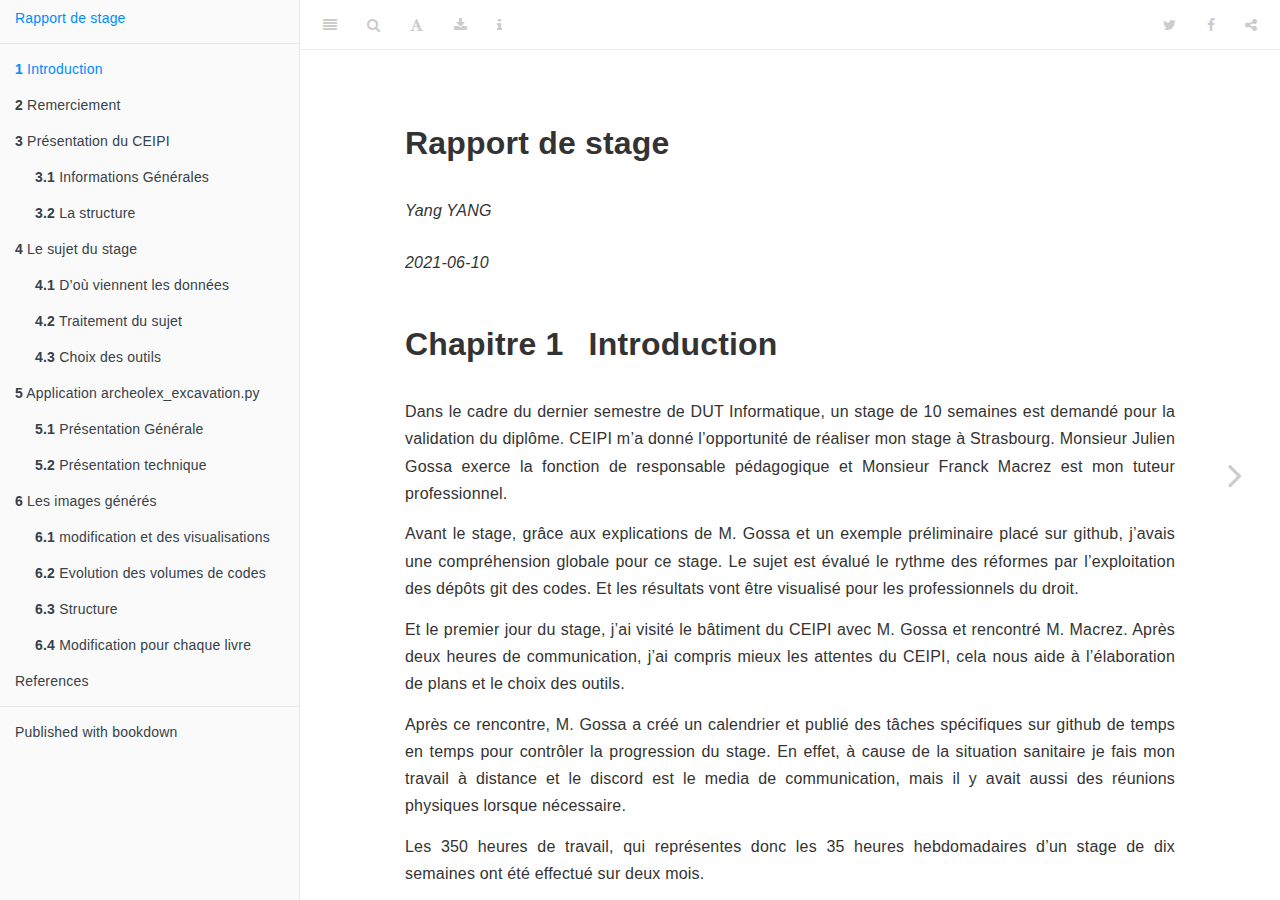
<file: Rapport/_book/index.html>
<!DOCTYPE html>
<html lang="" xml:lang="">
<head>

  <meta charset="utf-8" />
  <meta http-equiv="X-UA-Compatible" content="IE=edge" />
  <title>Rapport de stage</title>
  <meta name="description" content="This is a minimal example of using the bookdown package to write a book. The output format for this example is bookdown::gitbook." />
  <meta name="generator" content="bookdown 0.22 and GitBook 2.6.7" />

  <meta property="og:title" content="Rapport de stage" />
  <meta property="og:type" content="book" />
  
  
  <meta property="og:description" content="This is a minimal example of using the bookdown package to write a book. The output format for this example is bookdown::gitbook." />
  

  <meta name="twitter:card" content="summary" />
  <meta name="twitter:title" content="Rapport de stage" />
  
  <meta name="twitter:description" content="This is a minimal example of using the bookdown package to write a book. The output format for this example is bookdown::gitbook." />
  

<meta name="author" content="Yang YANG" />


<meta name="date" content="2021-06-10" />

  <meta name="viewport" content="width=device-width, initial-scale=1" />
  <meta name="apple-mobile-web-app-capable" content="yes" />
  <meta name="apple-mobile-web-app-status-bar-style" content="black" />
  
  

<link rel="next" href="Remerc.html"/>
<script src="libs/header-attrs-2.8/header-attrs.js"></script>
<script src="libs/jquery-2.2.3/jquery.min.js"></script>
<link href="libs/gitbook-2.6.7/css/style.css" rel="stylesheet" />
<link href="libs/gitbook-2.6.7/css/plugin-table.css" rel="stylesheet" />
<link href="libs/gitbook-2.6.7/css/plugin-bookdown.css" rel="stylesheet" />
<link href="libs/gitbook-2.6.7/css/plugin-highlight.css" rel="stylesheet" />
<link href="libs/gitbook-2.6.7/css/plugin-search.css" rel="stylesheet" />
<link href="libs/gitbook-2.6.7/css/plugin-fontsettings.css" rel="stylesheet" />
<link href="libs/gitbook-2.6.7/css/plugin-clipboard.css" rel="stylesheet" />









<link href="libs/anchor-sections-1.0.1/anchor-sections.css" rel="stylesheet" />
<script src="libs/anchor-sections-1.0.1/anchor-sections.js"></script>


<style type="text/css">
pre > code.sourceCode { white-space: pre; position: relative; }
pre > code.sourceCode > span { display: inline-block; line-height: 1.25; }
pre > code.sourceCode > span:empty { height: 1.2em; }
code.sourceCode > span { color: inherit; text-decoration: inherit; }
pre.sourceCode { margin: 0; }
@media screen {
div.sourceCode { overflow: auto; }
}
@media print {
pre > code.sourceCode { white-space: pre-wrap; }
pre > code.sourceCode > span { text-indent: -5em; padding-left: 5em; }
}
pre.numberSource code
  { counter-reset: source-line 0; }
pre.numberSource code > span
  { position: relative; left: -4em; counter-increment: source-line; }
pre.numberSource code > span > a:first-child::before
  { content: counter(source-line);
    position: relative; left: -1em; text-align: right; vertical-align: baseline;
    border: none; display: inline-block;
    -webkit-touch-callout: none; -webkit-user-select: none;
    -khtml-user-select: none; -moz-user-select: none;
    -ms-user-select: none; user-select: none;
    padding: 0 4px; width: 4em;
    color: #aaaaaa;
  }
pre.numberSource { margin-left: 3em; border-left: 1px solid #aaaaaa;  padding-left: 4px; }
div.sourceCode
  {   }
@media screen {
pre > code.sourceCode > span > a:first-child::before { text-decoration: underline; }
}
code span.al { color: #ff0000; font-weight: bold; } /* Alert */
code span.an { color: #60a0b0; font-weight: bold; font-style: italic; } /* Annotation */
code span.at { color: #7d9029; } /* Attribute */
code span.bn { color: #40a070; } /* BaseN */
code span.bu { } /* BuiltIn */
code span.cf { color: #007020; font-weight: bold; } /* ControlFlow */
code span.ch { color: #4070a0; } /* Char */
code span.cn { color: #880000; } /* Constant */
code span.co { color: #60a0b0; font-style: italic; } /* Comment */
code span.cv { color: #60a0b0; font-weight: bold; font-style: italic; } /* CommentVar */
code span.do { color: #ba2121; font-style: italic; } /* Documentation */
code span.dt { color: #902000; } /* DataType */
code span.dv { color: #40a070; } /* DecVal */
code span.er { color: #ff0000; font-weight: bold; } /* Error */
code span.ex { } /* Extension */
code span.fl { color: #40a070; } /* Float */
code span.fu { color: #06287e; } /* Function */
code span.im { } /* Import */
code span.in { color: #60a0b0; font-weight: bold; font-style: italic; } /* Information */
code span.kw { color: #007020; font-weight: bold; } /* Keyword */
code span.op { color: #666666; } /* Operator */
code span.ot { color: #007020; } /* Other */
code span.pp { color: #bc7a00; } /* Preprocessor */
code span.sc { color: #4070a0; } /* SpecialChar */
code span.ss { color: #bb6688; } /* SpecialString */
code span.st { color: #4070a0; } /* String */
code span.va { color: #19177c; } /* Variable */
code span.vs { color: #4070a0; } /* VerbatimString */
code span.wa { color: #60a0b0; font-weight: bold; font-style: italic; } /* Warning */
</style>


<link rel="stylesheet" href="style.css" type="text/css" />
</head>

<body>



  <div class="book without-animation with-summary font-size-2 font-family-1" data-basepath=".">

    <div class="book-summary">
      <nav role="navigation">

<ul class="summary">
<li><a href="./">Rapport de stage</a></li>

<li class="divider"></li>
<li class="chapter" data-level="1" data-path="index.html"><a href="index.html"><i class="fa fa-check"></i><b>1</b> Introduction</a></li>
<li class="chapter" data-level="2" data-path="Remerc.html"><a href="Remerc.html"><i class="fa fa-check"></i><b>2</b> Remerciement</a></li>
<li class="chapter" data-level="3" data-path="présentation-du-ceipi.html"><a href="présentation-du-ceipi.html"><i class="fa fa-check"></i><b>3</b> Présentation du CEIPI</a>
<ul>
<li class="chapter" data-level="3.1" data-path="présentation-du-ceipi.html"><a href="présentation-du-ceipi.html#informations-générales"><i class="fa fa-check"></i><b>3.1</b> Informations Générales</a></li>
<li class="chapter" data-level="3.2" data-path="présentation-du-ceipi.html"><a href="présentation-du-ceipi.html#la-structure"><i class="fa fa-check"></i><b>3.2</b> La structure</a></li>
</ul></li>
<li class="chapter" data-level="4" data-path="Sujet.html"><a href="Sujet.html"><i class="fa fa-check"></i><b>4</b> Le sujet du stage</a>
<ul>
<li class="chapter" data-level="4.1" data-path="Sujet.html"><a href="Sujet.html#doù-viennent-les-données"><i class="fa fa-check"></i><b>4.1</b> D’où viennent les données</a></li>
<li class="chapter" data-level="4.2" data-path="Sujet.html"><a href="Sujet.html#traitement-du-sujet"><i class="fa fa-check"></i><b>4.2</b> Traitement du sujet</a></li>
<li class="chapter" data-level="4.3" data-path="Sujet.html"><a href="Sujet.html#choix-des-outils"><i class="fa fa-check"></i><b>4.3</b> Choix des outils</a>
<ul>
<li class="chapter" data-level="4.3.1" data-path="Sujet.html"><a href="Sujet.html#langage"><i class="fa fa-check"></i><b>4.3.1</b> Langage</a></li>
<li class="chapter" data-level="4.3.2" data-path="Sujet.html"><a href="Sujet.html#ide"><i class="fa fa-check"></i><b>4.3.2</b> IDE</a></li>
</ul></li>
</ul></li>
<li class="chapter" data-level="5" data-path="Application.html"><a href="Application.html"><i class="fa fa-check"></i><b>5</b> Application archeolex_excavation.py</a>
<ul>
<li class="chapter" data-level="5.1" data-path="Application.html"><a href="Application.html#présentation-générale"><i class="fa fa-check"></i><b>5.1</b> Présentation Générale</a>
<ul>
<li class="chapter" data-level="5.1.1" data-path="Application.html"><a href="Application.html#les-paramètres"><i class="fa fa-check"></i><b>5.1.1</b> Les paramètres</a></li>
</ul></li>
<li class="chapter" data-level="5.2" data-path="Application.html"><a href="Application.html#présentation-technique"><i class="fa fa-check"></i><b>5.2</b> Présentation technique</a>
<ul>
<li class="chapter" data-level="5.2.1" data-path="Application.html"><a href="Application.html#la-structure-des-codes"><i class="fa fa-check"></i><b>5.2.1</b> La structure des codes</a></li>
<li class="chapter" data-level="5.2.2" data-path="Application.html"><a href="Application.html#problèmes-rencontrés-et-solution"><i class="fa fa-check"></i><b>5.2.2</b> problèmes rencontrés et solution</a></li>
</ul></li>
</ul></li>
<li class="chapter" data-level="6" data-path="Images.html"><a href="Images.html"><i class="fa fa-check"></i><b>6</b> Les images générés</a>
<ul>
<li class="chapter" data-level="6.1" data-path="Images.html"><a href="Images.html#modification-et-des-visualisations"><i class="fa fa-check"></i><b>6.1</b> modification et des visualisations</a>
<ul>
<li class="chapter" data-level="6.1.1" data-path="Images.html"><a href="Images.html#liste-des-codes-et-modifications"><i class="fa fa-check"></i><b>6.1.1</b> Liste des codes et modifications</a></li>
<li class="chapter" data-level="6.1.2" data-path="Images.html"><a href="Images.html#pourcentage-de-différents-types-de-modifications"><i class="fa fa-check"></i><b>6.1.2</b> Pourcentage de différents types de modifications</a></li>
<li class="chapter" data-level="6.1.3" data-path="Images.html"><a href="Images.html#nombre-de-modifications-de-chaque-année"><i class="fa fa-check"></i><b>6.1.3</b> Nombre de modifications de chaque année</a></li>
<li class="chapter" data-level="6.1.4" data-path="Images.html"><a href="Images.html#etat-actuel"><i class="fa fa-check"></i><b>6.1.4</b> Etat actuel</a></li>
<li class="chapter" data-level="6.1.5" data-path="Images.html"><a href="Images.html#nombre-modifications-par-articles"><i class="fa fa-check"></i><b>6.1.5</b> Nombre modifications par articles</a></li>
<li class="chapter" data-level="6.1.6" data-path="Images.html"><a href="Images.html#evolution-de-nombre-de-modifications"><i class="fa fa-check"></i><b>6.1.6</b> Evolution de nombre de modifications</a></li>
</ul></li>
<li class="chapter" data-level="6.2" data-path="Images.html"><a href="Images.html#evolution-des-volumes-de-codes"><i class="fa fa-check"></i><b>6.2</b> Evolution des volumes de codes</a>
<ul>
<li class="chapter" data-level="6.2.1" data-path="Images.html"><a href="Images.html#nombre-de-mots"><i class="fa fa-check"></i><b>6.2.1</b> Nombre de mots</a></li>
<li class="chapter" data-level="6.2.2" data-path="Images.html"><a href="Images.html#nombre-de-lignes"><i class="fa fa-check"></i><b>6.2.2</b> Nombre de lignes</a></li>
<li class="chapter" data-level="6.2.3" data-path="Images.html"><a href="Images.html#nombre-darticle"><i class="fa fa-check"></i><b>6.2.3</b> Nombre d’article</a></li>
<li class="chapter" data-level="6.2.4" data-path="Images.html"><a href="Images.html#nombre-moyen-de-lignes-dun-article"><i class="fa fa-check"></i><b>6.2.4</b> Nombre moyen de lignes d’un article</a></li>
<li class="chapter" data-level="6.2.5" data-path="Images.html"><a href="Images.html#nombre-moyen-de-mots-dun-article"><i class="fa fa-check"></i><b>6.2.5</b> Nombre moyen de mots d’un article</a></li>
<li class="chapter" data-level="6.2.6" data-path="Images.html"><a href="Images.html#nombre-moyen-de-mots-dune-ligne"><i class="fa fa-check"></i><b>6.2.6</b> Nombre moyen de mots d’une ligne</a></li>
</ul></li>
<li class="chapter" data-level="6.3" data-path="Images.html"><a href="Images.html#structure"><i class="fa fa-check"></i><b>6.3</b> Structure</a>
<ul>
<li class="chapter" data-level="6.3.1" data-path="Images.html"><a href="Images.html#législative-vs.-réglementaire"><i class="fa fa-check"></i><b>6.3.1</b> Législative vs. Réglementaire</a></li>
<li class="chapter" data-level="6.3.2" data-path="Images.html"><a href="Images.html#arborescence"><i class="fa fa-check"></i><b>6.3.2</b> Arborescence</a></li>
</ul></li>
<li class="chapter" data-level="6.4" data-path="Images.html"><a href="Images.html#modification-pour-chaque-livre"><i class="fa fa-check"></i><b>6.4</b> Modification pour chaque livre</a>
<ul>
<li class="chapter" data-level="6.4.1" data-path="Images.html"><a href="Images.html#code-de-léducation"><i class="fa fa-check"></i><b>6.4.1</b> Code de l’éducation</a></li>
<li class="chapter" data-level="6.4.2" data-path="Images.html"><a href="Images.html#code-de-la-propriété-intellectuelle"><i class="fa fa-check"></i><b>6.4.2</b> Code de la propriété intellectuelle</a></li>
</ul></li>
</ul></li>
<li class="chapter" data-level="" data-path="references.html"><a href="references.html"><i class="fa fa-check"></i>References</a></li>
<li class="divider"></li>
<li><a href="https://github.com/rstudio/bookdown" target="blank">Published with bookdown</a></li>

</ul>

      </nav>
    </div>

    <div class="book-body">
      <div class="body-inner">
        <div class="book-header" role="navigation">
          <h1>
            <i class="fa fa-circle-o-notch fa-spin"></i><a href="./">Rapport de stage</a>
          </h1>
        </div>

        <div class="page-wrapper" tabindex="-1" role="main">
          <div class="page-inner">

            <section class="normal" id="section-">
<div id="header">
<h1 class="title">Rapport de stage</h1>
<p class="author"><em>Yang YANG</em></p>
<p class="date" style="margin-top: 1.5em;"><em>2021-06-10</em></p>
</div>
<div id="introduction" class="section level1" number="1">
<h1><span class="header-section-number">Chapitre 1</span> Introduction</h1>
<p>Dans le cadre du dernier semestre de DUT Informatique, un stage de 10 semaines est demandé pour la validation du diplôme. CEIPI m’a donné l’opportunité de réaliser mon stage à Strasbourg. Monsieur Julien Gossa exerce la fonction de responsable pédagogique et Monsieur Franck Macrez est mon tuteur professionnel.</p>
<p>Avant le stage, grâce aux explications de M. Gossa et un exemple préliminaire placé sur github, j’avais une compréhension globale pour ce stage. Le sujet est évalué le rythme des réformes par l’exploitation des dépôts git des codes. Et les résultats vont être visualisé pour les professionnels du droit.</p>
<p>Et le premier jour du stage, j’ai visité le bâtiment du CEIPI avec M. Gossa et rencontré M. Macrez. Après deux heures de communication, j’ai compris mieux les attentes du CEIPI, cela nous aide à l’élaboration de plans et le choix des outils.</p>
<p>Après ce rencontre, M. Gossa a créé un calendrier et publié des tâches spécifiques sur github de temps en temps pour contrôler la progression du stage. En effet, à cause de la situation sanitaire je fais mon travail à distance et le discord est le media de communication, mais il y avait aussi des réunions physiques lorsque nécessaire.</p>
<p>Les 350 heures de travail, qui représentes donc les 35 heures hebdomadaires d’un stage de dix semaines ont été effectué sur deux mois.</p>
<p>Ce rapport présentera la manière dont a été traité le sujet, les outils utilisés, les résultats que l’on a obtenus mais aussi comment surmonter certains problèmes techniques. En effet, pendant tout le processus de stage.</p>

</div>
            </section>

          </div>
        </div>
      </div>

<a href="Remerc.html" class="navigation navigation-next navigation-unique" aria-label="Next page"><i class="fa fa-angle-right"></i></a>
    </div>
  </div>
<script src="libs/gitbook-2.6.7/js/app.min.js"></script>
<script src="libs/gitbook-2.6.7/js/lunr.js"></script>
<script src="libs/gitbook-2.6.7/js/clipboard.min.js"></script>
<script src="libs/gitbook-2.6.7/js/plugin-search.js"></script>
<script src="libs/gitbook-2.6.7/js/plugin-sharing.js"></script>
<script src="libs/gitbook-2.6.7/js/plugin-fontsettings.js"></script>
<script src="libs/gitbook-2.6.7/js/plugin-bookdown.js"></script>
<script src="libs/gitbook-2.6.7/js/jquery.highlight.js"></script>
<script src="libs/gitbook-2.6.7/js/plugin-clipboard.js"></script>
<script>
gitbook.require(["gitbook"], function(gitbook) {
gitbook.start({
"sharing": {
"github": false,
"facebook": true,
"twitter": true,
"linkedin": false,
"weibo": false,
"instapaper": false,
"vk": false,
"whatsapp": false,
"all": ["facebook", "twitter", "linkedin", "weibo", "instapaper"]
},
"fontsettings": {
"theme": "white",
"family": "sans",
"size": 2
},
"edit": {
"link": null,
"text": null
},
"history": {
"link": null,
"text": null
},
"view": {
"link": null,
"text": null
},
"download": ["Rapport.pdf", "Rapport.epub"],
"toc": {
"collapse": "subsection"
}
});
});
</script>

</body>

</html>
</file>
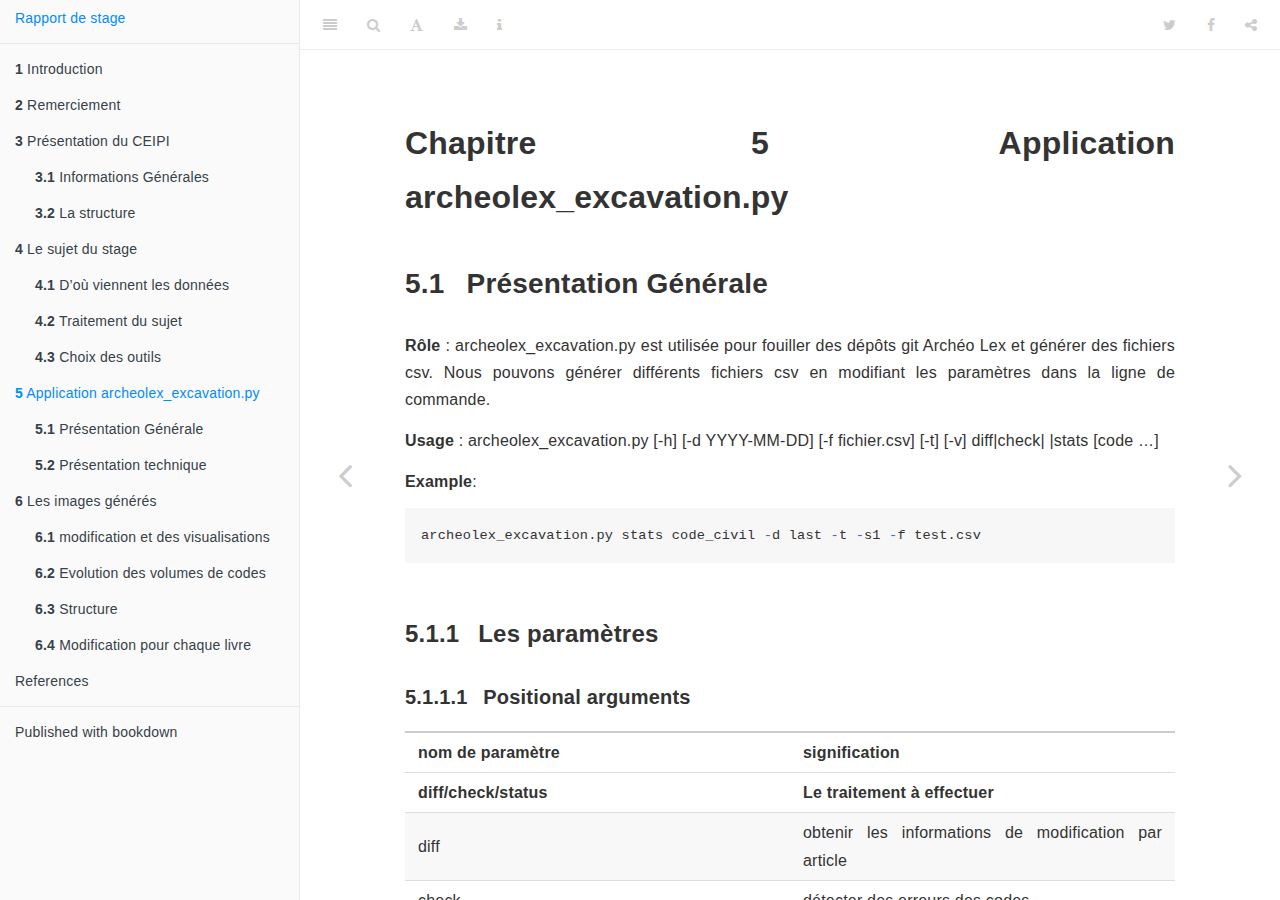
<file: Rapport/_book/Application.html>
<!DOCTYPE html>
<html lang="" xml:lang="">
<head>

  <meta charset="utf-8" />
  <meta http-equiv="X-UA-Compatible" content="IE=edge" />
  <title>Chapitre 5 Application archeolex_excavation.py | Rapport de stage</title>
  <meta name="description" content="This is a minimal example of using the bookdown package to write a book. The output format for this example is bookdown::gitbook." />
  <meta name="generator" content="bookdown 0.22 and GitBook 2.6.7" />

  <meta property="og:title" content="Chapitre 5 Application archeolex_excavation.py | Rapport de stage" />
  <meta property="og:type" content="book" />
  
  
  <meta property="og:description" content="This is a minimal example of using the bookdown package to write a book. The output format for this example is bookdown::gitbook." />
  

  <meta name="twitter:card" content="summary" />
  <meta name="twitter:title" content="Chapitre 5 Application archeolex_excavation.py | Rapport de stage" />
  
  <meta name="twitter:description" content="This is a minimal example of using the bookdown package to write a book. The output format for this example is bookdown::gitbook." />
  

<meta name="author" content="Yang YANG" />


<meta name="date" content="2021-06-10" />

  <meta name="viewport" content="width=device-width, initial-scale=1" />
  <meta name="apple-mobile-web-app-capable" content="yes" />
  <meta name="apple-mobile-web-app-status-bar-style" content="black" />
  
  
<link rel="prev" href="Sujet.html"/>
<link rel="next" href="Images.html"/>
<script src="libs/header-attrs-2.8/header-attrs.js"></script>
<script src="libs/jquery-2.2.3/jquery.min.js"></script>
<link href="libs/gitbook-2.6.7/css/style.css" rel="stylesheet" />
<link href="libs/gitbook-2.6.7/css/plugin-table.css" rel="stylesheet" />
<link href="libs/gitbook-2.6.7/css/plugin-bookdown.css" rel="stylesheet" />
<link href="libs/gitbook-2.6.7/css/plugin-highlight.css" rel="stylesheet" />
<link href="libs/gitbook-2.6.7/css/plugin-search.css" rel="stylesheet" />
<link href="libs/gitbook-2.6.7/css/plugin-fontsettings.css" rel="stylesheet" />
<link href="libs/gitbook-2.6.7/css/plugin-clipboard.css" rel="stylesheet" />









<link href="libs/anchor-sections-1.0.1/anchor-sections.css" rel="stylesheet" />
<script src="libs/anchor-sections-1.0.1/anchor-sections.js"></script>


<style type="text/css">
pre > code.sourceCode { white-space: pre; position: relative; }
pre > code.sourceCode > span { display: inline-block; line-height: 1.25; }
pre > code.sourceCode > span:empty { height: 1.2em; }
code.sourceCode > span { color: inherit; text-decoration: inherit; }
pre.sourceCode { margin: 0; }
@media screen {
div.sourceCode { overflow: auto; }
}
@media print {
pre > code.sourceCode { white-space: pre-wrap; }
pre > code.sourceCode > span { text-indent: -5em; padding-left: 5em; }
}
pre.numberSource code
  { counter-reset: source-line 0; }
pre.numberSource code > span
  { position: relative; left: -4em; counter-increment: source-line; }
pre.numberSource code > span > a:first-child::before
  { content: counter(source-line);
    position: relative; left: -1em; text-align: right; vertical-align: baseline;
    border: none; display: inline-block;
    -webkit-touch-callout: none; -webkit-user-select: none;
    -khtml-user-select: none; -moz-user-select: none;
    -ms-user-select: none; user-select: none;
    padding: 0 4px; width: 4em;
    color: #aaaaaa;
  }
pre.numberSource { margin-left: 3em; border-left: 1px solid #aaaaaa;  padding-left: 4px; }
div.sourceCode
  {   }
@media screen {
pre > code.sourceCode > span > a:first-child::before { text-decoration: underline; }
}
code span.al { color: #ff0000; font-weight: bold; } /* Alert */
code span.an { color: #60a0b0; font-weight: bold; font-style: italic; } /* Annotation */
code span.at { color: #7d9029; } /* Attribute */
code span.bn { color: #40a070; } /* BaseN */
code span.bu { } /* BuiltIn */
code span.cf { color: #007020; font-weight: bold; } /* ControlFlow */
code span.ch { color: #4070a0; } /* Char */
code span.cn { color: #880000; } /* Constant */
code span.co { color: #60a0b0; font-style: italic; } /* Comment */
code span.cv { color: #60a0b0; font-weight: bold; font-style: italic; } /* CommentVar */
code span.do { color: #ba2121; font-style: italic; } /* Documentation */
code span.dt { color: #902000; } /* DataType */
code span.dv { color: #40a070; } /* DecVal */
code span.er { color: #ff0000; font-weight: bold; } /* Error */
code span.ex { } /* Extension */
code span.fl { color: #40a070; } /* Float */
code span.fu { color: #06287e; } /* Function */
code span.im { } /* Import */
code span.in { color: #60a0b0; font-weight: bold; font-style: italic; } /* Information */
code span.kw { color: #007020; font-weight: bold; } /* Keyword */
code span.op { color: #666666; } /* Operator */
code span.ot { color: #007020; } /* Other */
code span.pp { color: #bc7a00; } /* Preprocessor */
code span.sc { color: #4070a0; } /* SpecialChar */
code span.ss { color: #bb6688; } /* SpecialString */
code span.st { color: #4070a0; } /* String */
code span.va { color: #19177c; } /* Variable */
code span.vs { color: #4070a0; } /* VerbatimString */
code span.wa { color: #60a0b0; font-weight: bold; font-style: italic; } /* Warning */
</style>


<link rel="stylesheet" href="style.css" type="text/css" />
</head>

<body>



  <div class="book without-animation with-summary font-size-2 font-family-1" data-basepath=".">

    <div class="book-summary">
      <nav role="navigation">

<ul class="summary">
<li><a href="./">Rapport de stage</a></li>

<li class="divider"></li>
<li class="chapter" data-level="1" data-path="index.html"><a href="index.html"><i class="fa fa-check"></i><b>1</b> Introduction</a></li>
<li class="chapter" data-level="2" data-path="Remerc.html"><a href="Remerc.html"><i class="fa fa-check"></i><b>2</b> Remerciement</a></li>
<li class="chapter" data-level="3" data-path="présentation-du-ceipi.html"><a href="présentation-du-ceipi.html"><i class="fa fa-check"></i><b>3</b> Présentation du CEIPI</a>
<ul>
<li class="chapter" data-level="3.1" data-path="présentation-du-ceipi.html"><a href="présentation-du-ceipi.html#informations-générales"><i class="fa fa-check"></i><b>3.1</b> Informations Générales</a></li>
<li class="chapter" data-level="3.2" data-path="présentation-du-ceipi.html"><a href="présentation-du-ceipi.html#la-structure"><i class="fa fa-check"></i><b>3.2</b> La structure</a></li>
</ul></li>
<li class="chapter" data-level="4" data-path="Sujet.html"><a href="Sujet.html"><i class="fa fa-check"></i><b>4</b> Le sujet du stage</a>
<ul>
<li class="chapter" data-level="4.1" data-path="Sujet.html"><a href="Sujet.html#doù-viennent-les-données"><i class="fa fa-check"></i><b>4.1</b> D’où viennent les données</a></li>
<li class="chapter" data-level="4.2" data-path="Sujet.html"><a href="Sujet.html#traitement-du-sujet"><i class="fa fa-check"></i><b>4.2</b> Traitement du sujet</a></li>
<li class="chapter" data-level="4.3" data-path="Sujet.html"><a href="Sujet.html#choix-des-outils"><i class="fa fa-check"></i><b>4.3</b> Choix des outils</a>
<ul>
<li class="chapter" data-level="4.3.1" data-path="Sujet.html"><a href="Sujet.html#langage"><i class="fa fa-check"></i><b>4.3.1</b> Langage</a></li>
<li class="chapter" data-level="4.3.2" data-path="Sujet.html"><a href="Sujet.html#ide"><i class="fa fa-check"></i><b>4.3.2</b> IDE</a></li>
</ul></li>
</ul></li>
<li class="chapter" data-level="5" data-path="Application.html"><a href="Application.html"><i class="fa fa-check"></i><b>5</b> Application archeolex_excavation.py</a>
<ul>
<li class="chapter" data-level="5.1" data-path="Application.html"><a href="Application.html#présentation-générale"><i class="fa fa-check"></i><b>5.1</b> Présentation Générale</a>
<ul>
<li class="chapter" data-level="5.1.1" data-path="Application.html"><a href="Application.html#les-paramètres"><i class="fa fa-check"></i><b>5.1.1</b> Les paramètres</a></li>
</ul></li>
<li class="chapter" data-level="5.2" data-path="Application.html"><a href="Application.html#présentation-technique"><i class="fa fa-check"></i><b>5.2</b> Présentation technique</a>
<ul>
<li class="chapter" data-level="5.2.1" data-path="Application.html"><a href="Application.html#la-structure-des-codes"><i class="fa fa-check"></i><b>5.2.1</b> La structure des codes</a></li>
<li class="chapter" data-level="5.2.2" data-path="Application.html"><a href="Application.html#problèmes-rencontrés-et-solution"><i class="fa fa-check"></i><b>5.2.2</b> problèmes rencontrés et solution</a></li>
</ul></li>
</ul></li>
<li class="chapter" data-level="6" data-path="Images.html"><a href="Images.html"><i class="fa fa-check"></i><b>6</b> Les images générés</a>
<ul>
<li class="chapter" data-level="6.1" data-path="Images.html"><a href="Images.html#modification-et-des-visualisations"><i class="fa fa-check"></i><b>6.1</b> modification et des visualisations</a>
<ul>
<li class="chapter" data-level="6.1.1" data-path="Images.html"><a href="Images.html#liste-des-codes-et-modifications"><i class="fa fa-check"></i><b>6.1.1</b> Liste des codes et modifications</a></li>
<li class="chapter" data-level="6.1.2" data-path="Images.html"><a href="Images.html#pourcentage-de-différents-types-de-modifications"><i class="fa fa-check"></i><b>6.1.2</b> Pourcentage de différents types de modifications</a></li>
<li class="chapter" data-level="6.1.3" data-path="Images.html"><a href="Images.html#nombre-de-modifications-de-chaque-année"><i class="fa fa-check"></i><b>6.1.3</b> Nombre de modifications de chaque année</a></li>
<li class="chapter" data-level="6.1.4" data-path="Images.html"><a href="Images.html#etat-actuel"><i class="fa fa-check"></i><b>6.1.4</b> Etat actuel</a></li>
<li class="chapter" data-level="6.1.5" data-path="Images.html"><a href="Images.html#nombre-modifications-par-articles"><i class="fa fa-check"></i><b>6.1.5</b> Nombre modifications par articles</a></li>
<li class="chapter" data-level="6.1.6" data-path="Images.html"><a href="Images.html#evolution-de-nombre-de-modifications"><i class="fa fa-check"></i><b>6.1.6</b> Evolution de nombre de modifications</a></li>
</ul></li>
<li class="chapter" data-level="6.2" data-path="Images.html"><a href="Images.html#evolution-des-volumes-de-codes"><i class="fa fa-check"></i><b>6.2</b> Evolution des volumes de codes</a>
<ul>
<li class="chapter" data-level="6.2.1" data-path="Images.html"><a href="Images.html#nombre-de-mots"><i class="fa fa-check"></i><b>6.2.1</b> Nombre de mots</a></li>
<li class="chapter" data-level="6.2.2" data-path="Images.html"><a href="Images.html#nombre-de-lignes"><i class="fa fa-check"></i><b>6.2.2</b> Nombre de lignes</a></li>
<li class="chapter" data-level="6.2.3" data-path="Images.html"><a href="Images.html#nombre-darticle"><i class="fa fa-check"></i><b>6.2.3</b> Nombre d’article</a></li>
<li class="chapter" data-level="6.2.4" data-path="Images.html"><a href="Images.html#nombre-moyen-de-lignes-dun-article"><i class="fa fa-check"></i><b>6.2.4</b> Nombre moyen de lignes d’un article</a></li>
<li class="chapter" data-level="6.2.5" data-path="Images.html"><a href="Images.html#nombre-moyen-de-mots-dun-article"><i class="fa fa-check"></i><b>6.2.5</b> Nombre moyen de mots d’un article</a></li>
<li class="chapter" data-level="6.2.6" data-path="Images.html"><a href="Images.html#nombre-moyen-de-mots-dune-ligne"><i class="fa fa-check"></i><b>6.2.6</b> Nombre moyen de mots d’une ligne</a></li>
</ul></li>
<li class="chapter" data-level="6.3" data-path="Images.html"><a href="Images.html#structure"><i class="fa fa-check"></i><b>6.3</b> Structure</a>
<ul>
<li class="chapter" data-level="6.3.1" data-path="Images.html"><a href="Images.html#législative-vs.-réglementaire"><i class="fa fa-check"></i><b>6.3.1</b> Législative vs. Réglementaire</a></li>
<li class="chapter" data-level="6.3.2" data-path="Images.html"><a href="Images.html#arborescence"><i class="fa fa-check"></i><b>6.3.2</b> Arborescence</a></li>
</ul></li>
<li class="chapter" data-level="6.4" data-path="Images.html"><a href="Images.html#modification-pour-chaque-livre"><i class="fa fa-check"></i><b>6.4</b> Modification pour chaque livre</a>
<ul>
<li class="chapter" data-level="6.4.1" data-path="Images.html"><a href="Images.html#code-de-léducation"><i class="fa fa-check"></i><b>6.4.1</b> Code de l’éducation</a></li>
<li class="chapter" data-level="6.4.2" data-path="Images.html"><a href="Images.html#code-de-la-propriété-intellectuelle"><i class="fa fa-check"></i><b>6.4.2</b> Code de la propriété intellectuelle</a></li>
</ul></li>
</ul></li>
<li class="chapter" data-level="" data-path="references.html"><a href="references.html"><i class="fa fa-check"></i>References</a></li>
<li class="divider"></li>
<li><a href="https://github.com/rstudio/bookdown" target="blank">Published with bookdown</a></li>

</ul>

      </nav>
    </div>

    <div class="book-body">
      <div class="body-inner">
        <div class="book-header" role="navigation">
          <h1>
            <i class="fa fa-circle-o-notch fa-spin"></i><a href="./">Rapport de stage</a>
          </h1>
        </div>

        <div class="page-wrapper" tabindex="-1" role="main">
          <div class="page-inner">

            <section class="normal" id="section-">
<div id="Application" class="section level1" number="5">
<h1><span class="header-section-number">Chapitre 5</span> Application archeolex_excavation.py</h1>
<div id="présentation-générale" class="section level2" number="5.1">
<h2><span class="header-section-number">5.1</span> Présentation Générale</h2>
<p><strong>Rôle</strong> : archeolex_excavation.py est utilisée pour fouiller des dépôts git Archéo Lex et générer des fichiers csv. Nous pouvons générer différents fichiers csv en modifiant les paramètres dans la ligne de commande.</p>
<p><strong>Usage</strong> : archeolex_excavation.py [-h] [-d YYYY-MM-DD] [-f fichier.csv] [-t] [-v] diff|check| |stats [code …]</p>
<p><strong>Example</strong>:</p>
<div class="sourceCode" id="cb6"><pre class="sourceCode r"><code class="sourceCode r"><span id="cb6-1"><a href="Application.html#cb6-1" aria-hidden="true" tabindex="-1"></a>archeolex_excavation.py stats code_civil <span class="sc">-</span>d last <span class="sc">-</span>t <span class="sc">-</span>s1 <span class="sc">-</span>f test.csv</span></code></pre></div>
<div id="les-paramètres" class="section level3" number="5.1.1">
<h3><span class="header-section-number">5.1.1</span> Les paramètres</h3>
<div id="positional-arguments" class="section level4" number="5.1.1.1">
<h4><span class="header-section-number">5.1.1.1</span> Positional arguments</h4>
<table>
<colgroup>
<col width="50%" />
<col width="50%" />
</colgroup>
<thead>
<tr class="header">
<th>nom de paramètre</th>
<th>signification</th>
</tr>
</thead>
<tbody>
<tr class="odd">
<td><strong>diff/check/status </strong></td>
<td><strong>Le traitement à effectuer</strong></td>
</tr>
<tr class="even">
<td>diff</td>
<td>obtenir les informations de modification par article</td>
</tr>
<tr class="odd">
<td>check</td>
<td>détecter des erreurs des codes</td>
</tr>
<tr class="even">
<td>status</td>
<td>Les informations de sous-section d’une section, ainsi que le nombre de lignes et de mots dans cette section.Les paramètres d’entrée -s1 à -s6 (voir ci-dessous) pour confirmer le niveau de cette section.</td>
</tr>
<tr class="odd">
<td><strong>codes </strong></td>
<td><strong>La liste des codes à fouiller</strong></td>
</tr>
</tbody>
</table>
<div id="les-niveaus-généraux-de-la-structure-des-codes" class="section level5" number="5.1.1.1.1">
<h5><span class="header-section-number">5.1.1.1.1</span> Les niveaus généraux de la structure des codes</h5>
<p>Partie</p>
<p>Sous_partie</p>
<p>Livre</p>
<p>Titre</p>
<p>Chapitre</p>
</div>
</div>
<div id="optional-arguments" class="section level4" number="5.1.1.2">
<h4><span class="header-section-number">5.1.1.2</span> Optional arguments</h4>
<table>
<colgroup>
<col width="50%" />
<col width="50%" />
</colgroup>
<thead>
<tr class="header">
<th>nom de paramètre</th>
<th>signification</th>
</tr>
</thead>
<tbody>
<tr class="odd">
<td>-h, –help</td>
<td>montrer le message de help et quitter</td>
</tr>
<tr class="even">
<td>-d YYYY-MM-DD, –datelimit YYYY-MM-DD</td>
<td>définir une date maximum pour la fouille</td>
</tr>
<tr class="odd">
<td>-f nom.csv, –file nom.csv</td>
<td>écrit les données dans ce fichier csv (sortie standard par défaut)</td>
</tr>
<tr class="even">
<td>-t, –fulltext</td>
<td>détecter les noms entiers des section</td>
</tr>
<tr class="odd">
<td>-s1</td>
<td>Obtenir les informations de chaque chapitre</td>
</tr>
<tr class="even">
<td>-s2</td>
<td>Obtenir les informations de chaque livre</td>
</tr>
<tr class="odd">
<td>-s3</td>
<td>Obtenir les informations de chaque titre</td>
</tr>
<tr class="even">
<td>-s4</td>
<td>Obtenir les informations de chaque sous partie</td>
</tr>
<tr class="odd">
<td>-s5</td>
<td>Obtenir les informations de chaque partie</td>
</tr>
<tr class="even">
<td>-s6</td>
<td>Obtenir les informations de chaque code</td>
</tr>
</tbody>
</table>
</div>
<div id="quelques-fichies-csv-générés" class="section level4" number="5.1.1.3">
<h4><span class="header-section-number">5.1.1.3</span> Quelques fichies csv générés</h4>
<div id="example-1" class="section level5" number="5.1.1.3.1">
<h5><span class="header-section-number">5.1.1.3.1</span> Example 1:</h5>
<div class="figure" style="text-align: center"><span id="fig:diff"></span>
<img src="images/diff.png" alt="les informations de modification par article" width="80%" />
<p class="caption">
Figure 5.1: les informations de modification par article
</p>
</div>
</div>
<div id="example-2" class="section level5" number="5.1.1.3.2">
<h5><span class="header-section-number">5.1.1.3.2</span> Example 2:</h5>
<p>L’application permet de détecter des erreurs de deux types :</p>
<ul>
<li>doublon : articles apparaissant deux fois dans un code ;</li>
<li>inversion : deux articles consécutifs dont la numérotation n’est pas croissante.
Cette détection d’erreur est imparfaite, et n’exclu ni faux-positifs ni faux-négatifs. La date correspond à la version la plus ancienne à laquelle l’erreur a été détectée.</li>
</ul>
Les erreurs détectées sur un échantillon de codes se trouvent dans le fichier errors.csv, au format suivant :
<div class="figure" style="text-align: center"><span id="fig:check"></span>
<img src="images/check.png" alt="détecter des erreurs des codes" width="80%" />
<p class="caption">
Figure 5.2: détecter des erreurs des codes
</p>
</div>
</div>
<div id="example-3" class="section level5" number="5.1.1.3.3">
<h5><span class="header-section-number">5.1.1.3.3</span> Example 3</h5>
<div class="figure" style="text-align: center"><span id="fig:stats3"></span>
<img src="images/stats3.png" alt="Les informations de sous-section des livres, ainsi que le nombre de lignes et de mots pour chaque livres." width="80%" />
<p class="caption">
Figure 5.3: Les informations de sous-section des livres, ainsi que le nombre de lignes et de mots pour chaque livres.
</p>
</div>
</div>
<div id="example-4" class="section level5" number="5.1.1.3.4">
<h5><span class="header-section-number">5.1.1.3.4</span> Example 4</h5>
<div class="figure" style="text-align: center"><span id="fig:stats6"></span>
<img src="images/stats6.png" alt="Les informations de sous-section des chapitres, ainsi que le nombre de lignes et de mots pour chaque chapitre." width="80%" />
<p class="caption">
Figure 5.4: Les informations de sous-section des chapitres, ainsi que le nombre de lignes et de mots pour chaque chapitre.
</p>
</div>
</div>
</div>
</div>
</div>
<div id="présentation-technique" class="section level2" number="5.2">
<h2><span class="header-section-number">5.2</span> Présentation technique</h2>
<div id="la-structure-des-codes" class="section level3" number="5.2.1">
<h3><span class="header-section-number">5.2.1</span> La structure des codes</h3>
<p>L’idée de code python est <strong>orientée objet</strong>,il y a trois fichiers python：</p>
1.<strong>Article.py</strong>: un article doit être considéré comme un objet, et les attributs liés à l’article peuvent être trouvés dans cette classe. Par exemple, le chapitre, le livre , le code où il se trouve, sa date, etc. (voir l’UML dans la figure ci-dessous pour plus de détails).
Les fonctions permettent de modifier ou d’obtenir la valeur des attributs d’article.
<div class="figure" style="text-align: center"><span id="fig:Article"></span>
<img src="images/Article_UML.png" alt="le diagramme UML pour Article.py" width="25%" />
<p class="caption">
Figure 5.5: le diagramme UML pour Article.py
</p>
</div>
2.<strong>ArcheoLexLog.py</strong>:
Le rôle de cette classe est de stocker des fonctions d’exploration et d’analyse de données. Cette classe appelle la classe Article et appelle également un package très important GitPython* pour obtenir des informations de git diff.
<div class="figure" style="text-align: center"><span id="fig:ArcheoLexLog"></span>
<img src="images/ArcheoLexLog_UML.png" alt="le diagramme UML pour ArcheoLexLog.py" width="50%" />
<p class="caption">
Figure 5.6: le diagramme UML pour ArcheoLexLog.py
</p>
</div>
<p>3.<strong>archeolex_excavation.py</strong>:Ce fichier appelle les deux classes Article et ArcheoLexLog, définit les paramètres et contient la fonction main.</p>
</div>
<div id="problèmes-rencontrés-et-solution" class="section level3" number="5.2.2">
<h3><span class="header-section-number">5.2.2</span> problèmes rencontrés et solution</h3>
<p>-1.Au début,l’idée était d’obtenir les informations de la structure de l’article à partir du nom. Par exemple : Article L312 -&gt; L’article se trouve dans la partie législative, le troisième livre, le premier titre, le deuxième chapitre.
Cependant, il existe huit lois et leurs noms d’articles ne sont pas liés à la structure : code_civil code_de_l’artisanat code_de_la_famille_et_de_l’aide_sociale code_de_procédure_civile code_de_procédure_pénale code_des_postes_et_des_communicet_pélectroniquedemaraire_demarale_demarique</p>
<p><strong>Solution</strong>: parcourir le texte complet du diff pour obtenir les informations de structure correspondantes. Et le nom complet(fulltext) de la structure est directement écrit dans la table sans utiliser le nom numérique.</p>
<p>-2.Un changement structurel après un commit. Par exemple: une nouvelle sous_section est ajoutée</p>
<p><strong>Solution</strong>: ajouter du code pour détecter et enregistrer ce changement.</p>
<p>-3.Les dépots git sur Archeo Lex ont des problème. Par exemple: il y a un problème avec l’ordre des articles, et le même article du même commit a été modifié plusieurs fois.</p>
<p><strong>Solution</strong>: ajout d’un paramètre check pour détecter et afficher les erreurs, et envoyer les erreurs à Archeo Lex.</p>

</div>
</div>
</div>
            </section>

          </div>
        </div>
      </div>
<a href="Sujet.html" class="navigation navigation-prev " aria-label="Previous page"><i class="fa fa-angle-left"></i></a>
<a href="Images.html" class="navigation navigation-next " aria-label="Next page"><i class="fa fa-angle-right"></i></a>
    </div>
  </div>
<script src="libs/gitbook-2.6.7/js/app.min.js"></script>
<script src="libs/gitbook-2.6.7/js/lunr.js"></script>
<script src="libs/gitbook-2.6.7/js/clipboard.min.js"></script>
<script src="libs/gitbook-2.6.7/js/plugin-search.js"></script>
<script src="libs/gitbook-2.6.7/js/plugin-sharing.js"></script>
<script src="libs/gitbook-2.6.7/js/plugin-fontsettings.js"></script>
<script src="libs/gitbook-2.6.7/js/plugin-bookdown.js"></script>
<script src="libs/gitbook-2.6.7/js/jquery.highlight.js"></script>
<script src="libs/gitbook-2.6.7/js/plugin-clipboard.js"></script>
<script>
gitbook.require(["gitbook"], function(gitbook) {
gitbook.start({
"sharing": {
"github": false,
"facebook": true,
"twitter": true,
"linkedin": false,
"weibo": false,
"instapaper": false,
"vk": false,
"whatsapp": false,
"all": ["facebook", "twitter", "linkedin", "weibo", "instapaper"]
},
"fontsettings": {
"theme": "white",
"family": "sans",
"size": 2
},
"edit": {
"link": null,
"text": null
},
"history": {
"link": null,
"text": null
},
"view": {
"link": null,
"text": null
},
"download": ["Rapport.pdf", "Rapport.epub"],
"toc": {
"collapse": "subsection"
}
});
});
</script>

</body>

</html>
</file>
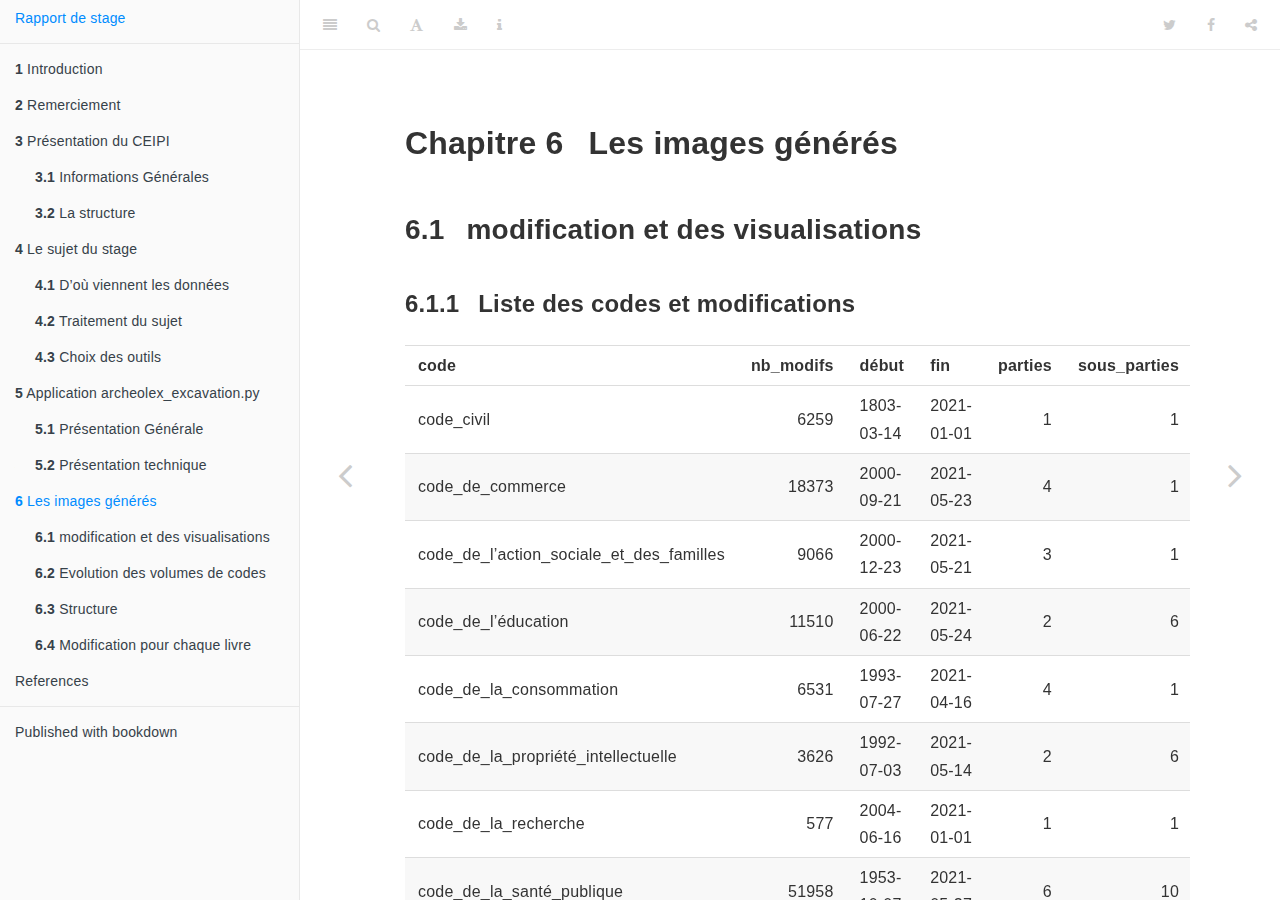
<file: Rapport/_book/Images.html>
<!DOCTYPE html>
<html lang="" xml:lang="">
<head>

  <meta charset="utf-8" />
  <meta http-equiv="X-UA-Compatible" content="IE=edge" />
  <title>Chapitre 6 Les images générés | Rapport de stage</title>
  <meta name="description" content="This is a minimal example of using the bookdown package to write a book. The output format for this example is bookdown::gitbook." />
  <meta name="generator" content="bookdown 0.22 and GitBook 2.6.7" />

  <meta property="og:title" content="Chapitre 6 Les images générés | Rapport de stage" />
  <meta property="og:type" content="book" />
  
  
  <meta property="og:description" content="This is a minimal example of using the bookdown package to write a book. The output format for this example is bookdown::gitbook." />
  

  <meta name="twitter:card" content="summary" />
  <meta name="twitter:title" content="Chapitre 6 Les images générés | Rapport de stage" />
  
  <meta name="twitter:description" content="This is a minimal example of using the bookdown package to write a book. The output format for this example is bookdown::gitbook." />
  

<meta name="author" content="Yang YANG" />


<meta name="date" content="2021-06-10" />

  <meta name="viewport" content="width=device-width, initial-scale=1" />
  <meta name="apple-mobile-web-app-capable" content="yes" />
  <meta name="apple-mobile-web-app-status-bar-style" content="black" />
  
  
<link rel="prev" href="Application.html"/>
<link rel="next" href="references.html"/>
<script src="libs/header-attrs-2.8/header-attrs.js"></script>
<script src="libs/jquery-2.2.3/jquery.min.js"></script>
<link href="libs/gitbook-2.6.7/css/style.css" rel="stylesheet" />
<link href="libs/gitbook-2.6.7/css/plugin-table.css" rel="stylesheet" />
<link href="libs/gitbook-2.6.7/css/plugin-bookdown.css" rel="stylesheet" />
<link href="libs/gitbook-2.6.7/css/plugin-highlight.css" rel="stylesheet" />
<link href="libs/gitbook-2.6.7/css/plugin-search.css" rel="stylesheet" />
<link href="libs/gitbook-2.6.7/css/plugin-fontsettings.css" rel="stylesheet" />
<link href="libs/gitbook-2.6.7/css/plugin-clipboard.css" rel="stylesheet" />









<link href="libs/anchor-sections-1.0.1/anchor-sections.css" rel="stylesheet" />
<script src="libs/anchor-sections-1.0.1/anchor-sections.js"></script>


<style type="text/css">
pre > code.sourceCode { white-space: pre; position: relative; }
pre > code.sourceCode > span { display: inline-block; line-height: 1.25; }
pre > code.sourceCode > span:empty { height: 1.2em; }
code.sourceCode > span { color: inherit; text-decoration: inherit; }
pre.sourceCode { margin: 0; }
@media screen {
div.sourceCode { overflow: auto; }
}
@media print {
pre > code.sourceCode { white-space: pre-wrap; }
pre > code.sourceCode > span { text-indent: -5em; padding-left: 5em; }
}
pre.numberSource code
  { counter-reset: source-line 0; }
pre.numberSource code > span
  { position: relative; left: -4em; counter-increment: source-line; }
pre.numberSource code > span > a:first-child::before
  { content: counter(source-line);
    position: relative; left: -1em; text-align: right; vertical-align: baseline;
    border: none; display: inline-block;
    -webkit-touch-callout: none; -webkit-user-select: none;
    -khtml-user-select: none; -moz-user-select: none;
    -ms-user-select: none; user-select: none;
    padding: 0 4px; width: 4em;
    color: #aaaaaa;
  }
pre.numberSource { margin-left: 3em; border-left: 1px solid #aaaaaa;  padding-left: 4px; }
div.sourceCode
  {   }
@media screen {
pre > code.sourceCode > span > a:first-child::before { text-decoration: underline; }
}
code span.al { color: #ff0000; font-weight: bold; } /* Alert */
code span.an { color: #60a0b0; font-weight: bold; font-style: italic; } /* Annotation */
code span.at { color: #7d9029; } /* Attribute */
code span.bn { color: #40a070; } /* BaseN */
code span.bu { } /* BuiltIn */
code span.cf { color: #007020; font-weight: bold; } /* ControlFlow */
code span.ch { color: #4070a0; } /* Char */
code span.cn { color: #880000; } /* Constant */
code span.co { color: #60a0b0; font-style: italic; } /* Comment */
code span.cv { color: #60a0b0; font-weight: bold; font-style: italic; } /* CommentVar */
code span.do { color: #ba2121; font-style: italic; } /* Documentation */
code span.dt { color: #902000; } /* DataType */
code span.dv { color: #40a070; } /* DecVal */
code span.er { color: #ff0000; font-weight: bold; } /* Error */
code span.ex { } /* Extension */
code span.fl { color: #40a070; } /* Float */
code span.fu { color: #06287e; } /* Function */
code span.im { } /* Import */
code span.in { color: #60a0b0; font-weight: bold; font-style: italic; } /* Information */
code span.kw { color: #007020; font-weight: bold; } /* Keyword */
code span.op { color: #666666; } /* Operator */
code span.ot { color: #007020; } /* Other */
code span.pp { color: #bc7a00; } /* Preprocessor */
code span.sc { color: #4070a0; } /* SpecialChar */
code span.ss { color: #bb6688; } /* SpecialString */
code span.st { color: #4070a0; } /* String */
code span.va { color: #19177c; } /* Variable */
code span.vs { color: #4070a0; } /* VerbatimString */
code span.wa { color: #60a0b0; font-weight: bold; font-style: italic; } /* Warning */
</style>


<link rel="stylesheet" href="style.css" type="text/css" />
</head>

<body>



  <div class="book without-animation with-summary font-size-2 font-family-1" data-basepath=".">

    <div class="book-summary">
      <nav role="navigation">

<ul class="summary">
<li><a href="./">Rapport de stage</a></li>

<li class="divider"></li>
<li class="chapter" data-level="1" data-path="index.html"><a href="index.html"><i class="fa fa-check"></i><b>1</b> Introduction</a></li>
<li class="chapter" data-level="2" data-path="Remerc.html"><a href="Remerc.html"><i class="fa fa-check"></i><b>2</b> Remerciement</a></li>
<li class="chapter" data-level="3" data-path="présentation-du-ceipi.html"><a href="présentation-du-ceipi.html"><i class="fa fa-check"></i><b>3</b> Présentation du CEIPI</a>
<ul>
<li class="chapter" data-level="3.1" data-path="présentation-du-ceipi.html"><a href="présentation-du-ceipi.html#informations-générales"><i class="fa fa-check"></i><b>3.1</b> Informations Générales</a></li>
<li class="chapter" data-level="3.2" data-path="présentation-du-ceipi.html"><a href="présentation-du-ceipi.html#la-structure"><i class="fa fa-check"></i><b>3.2</b> La structure</a></li>
</ul></li>
<li class="chapter" data-level="4" data-path="Sujet.html"><a href="Sujet.html"><i class="fa fa-check"></i><b>4</b> Le sujet du stage</a>
<ul>
<li class="chapter" data-level="4.1" data-path="Sujet.html"><a href="Sujet.html#doù-viennent-les-données"><i class="fa fa-check"></i><b>4.1</b> D’où viennent les données</a></li>
<li class="chapter" data-level="4.2" data-path="Sujet.html"><a href="Sujet.html#traitement-du-sujet"><i class="fa fa-check"></i><b>4.2</b> Traitement du sujet</a></li>
<li class="chapter" data-level="4.3" data-path="Sujet.html"><a href="Sujet.html#choix-des-outils"><i class="fa fa-check"></i><b>4.3</b> Choix des outils</a>
<ul>
<li class="chapter" data-level="4.3.1" data-path="Sujet.html"><a href="Sujet.html#langage"><i class="fa fa-check"></i><b>4.3.1</b> Langage</a></li>
<li class="chapter" data-level="4.3.2" data-path="Sujet.html"><a href="Sujet.html#ide"><i class="fa fa-check"></i><b>4.3.2</b> IDE</a></li>
</ul></li>
</ul></li>
<li class="chapter" data-level="5" data-path="Application.html"><a href="Application.html"><i class="fa fa-check"></i><b>5</b> Application archeolex_excavation.py</a>
<ul>
<li class="chapter" data-level="5.1" data-path="Application.html"><a href="Application.html#présentation-générale"><i class="fa fa-check"></i><b>5.1</b> Présentation Générale</a>
<ul>
<li class="chapter" data-level="5.1.1" data-path="Application.html"><a href="Application.html#les-paramètres"><i class="fa fa-check"></i><b>5.1.1</b> Les paramètres</a></li>
</ul></li>
<li class="chapter" data-level="5.2" data-path="Application.html"><a href="Application.html#présentation-technique"><i class="fa fa-check"></i><b>5.2</b> Présentation technique</a>
<ul>
<li class="chapter" data-level="5.2.1" data-path="Application.html"><a href="Application.html#la-structure-des-codes"><i class="fa fa-check"></i><b>5.2.1</b> La structure des codes</a></li>
<li class="chapter" data-level="5.2.2" data-path="Application.html"><a href="Application.html#problèmes-rencontrés-et-solution"><i class="fa fa-check"></i><b>5.2.2</b> problèmes rencontrés et solution</a></li>
</ul></li>
</ul></li>
<li class="chapter" data-level="6" data-path="Images.html"><a href="Images.html"><i class="fa fa-check"></i><b>6</b> Les images générés</a>
<ul>
<li class="chapter" data-level="6.1" data-path="Images.html"><a href="Images.html#modification-et-des-visualisations"><i class="fa fa-check"></i><b>6.1</b> modification et des visualisations</a>
<ul>
<li class="chapter" data-level="6.1.1" data-path="Images.html"><a href="Images.html#liste-des-codes-et-modifications"><i class="fa fa-check"></i><b>6.1.1</b> Liste des codes et modifications</a></li>
<li class="chapter" data-level="6.1.2" data-path="Images.html"><a href="Images.html#pourcentage-de-différents-types-de-modifications"><i class="fa fa-check"></i><b>6.1.2</b> Pourcentage de différents types de modifications</a></li>
<li class="chapter" data-level="6.1.3" data-path="Images.html"><a href="Images.html#nombre-de-modifications-de-chaque-année"><i class="fa fa-check"></i><b>6.1.3</b> Nombre de modifications de chaque année</a></li>
<li class="chapter" data-level="6.1.4" data-path="Images.html"><a href="Images.html#etat-actuel"><i class="fa fa-check"></i><b>6.1.4</b> Etat actuel</a></li>
<li class="chapter" data-level="6.1.5" data-path="Images.html"><a href="Images.html#nombre-modifications-par-articles"><i class="fa fa-check"></i><b>6.1.5</b> Nombre modifications par articles</a></li>
<li class="chapter" data-level="6.1.6" data-path="Images.html"><a href="Images.html#evolution-de-nombre-de-modifications"><i class="fa fa-check"></i><b>6.1.6</b> Evolution de nombre de modifications</a></li>
</ul></li>
<li class="chapter" data-level="6.2" data-path="Images.html"><a href="Images.html#evolution-des-volumes-de-codes"><i class="fa fa-check"></i><b>6.2</b> Evolution des volumes de codes</a>
<ul>
<li class="chapter" data-level="6.2.1" data-path="Images.html"><a href="Images.html#nombre-de-mots"><i class="fa fa-check"></i><b>6.2.1</b> Nombre de mots</a></li>
<li class="chapter" data-level="6.2.2" data-path="Images.html"><a href="Images.html#nombre-de-lignes"><i class="fa fa-check"></i><b>6.2.2</b> Nombre de lignes</a></li>
<li class="chapter" data-level="6.2.3" data-path="Images.html"><a href="Images.html#nombre-darticle"><i class="fa fa-check"></i><b>6.2.3</b> Nombre d’article</a></li>
<li class="chapter" data-level="6.2.4" data-path="Images.html"><a href="Images.html#nombre-moyen-de-lignes-dun-article"><i class="fa fa-check"></i><b>6.2.4</b> Nombre moyen de lignes d’un article</a></li>
<li class="chapter" data-level="6.2.5" data-path="Images.html"><a href="Images.html#nombre-moyen-de-mots-dun-article"><i class="fa fa-check"></i><b>6.2.5</b> Nombre moyen de mots d’un article</a></li>
<li class="chapter" data-level="6.2.6" data-path="Images.html"><a href="Images.html#nombre-moyen-de-mots-dune-ligne"><i class="fa fa-check"></i><b>6.2.6</b> Nombre moyen de mots d’une ligne</a></li>
</ul></li>
<li class="chapter" data-level="6.3" data-path="Images.html"><a href="Images.html#structure"><i class="fa fa-check"></i><b>6.3</b> Structure</a>
<ul>
<li class="chapter" data-level="6.3.1" data-path="Images.html"><a href="Images.html#législative-vs.-réglementaire"><i class="fa fa-check"></i><b>6.3.1</b> Législative vs. Réglementaire</a></li>
<li class="chapter" data-level="6.3.2" data-path="Images.html"><a href="Images.html#arborescence"><i class="fa fa-check"></i><b>6.3.2</b> Arborescence</a></li>
</ul></li>
<li class="chapter" data-level="6.4" data-path="Images.html"><a href="Images.html#modification-pour-chaque-livre"><i class="fa fa-check"></i><b>6.4</b> Modification pour chaque livre</a>
<ul>
<li class="chapter" data-level="6.4.1" data-path="Images.html"><a href="Images.html#code-de-léducation"><i class="fa fa-check"></i><b>6.4.1</b> Code de l’éducation</a></li>
<li class="chapter" data-level="6.4.2" data-path="Images.html"><a href="Images.html#code-de-la-propriété-intellectuelle"><i class="fa fa-check"></i><b>6.4.2</b> Code de la propriété intellectuelle</a></li>
</ul></li>
</ul></li>
<li class="chapter" data-level="" data-path="references.html"><a href="references.html"><i class="fa fa-check"></i>References</a></li>
<li class="divider"></li>
<li><a href="https://github.com/rstudio/bookdown" target="blank">Published with bookdown</a></li>

</ul>

      </nav>
    </div>

    <div class="book-body">
      <div class="body-inner">
        <div class="book-header" role="navigation">
          <h1>
            <i class="fa fa-circle-o-notch fa-spin"></i><a href="./">Rapport de stage</a>
          </h1>
        </div>

        <div class="page-wrapper" tabindex="-1" role="main">
          <div class="page-inner">

            <section class="normal" id="section-">
<div id="Images" class="section level1" number="6">
<h1><span class="header-section-number">Chapitre 6</span> Les images générés</h1>
<div id="modification-et-des-visualisations" class="section level2" number="6.1">
<h2><span class="header-section-number">6.1</span> modification et des visualisations</h2>
<div id="liste-des-codes-et-modifications" class="section level3" number="6.1.1">
<h3><span class="header-section-number">6.1.1</span> Liste des codes et modifications</h3>
<table>
<thead>
<tr>
<th style="text-align:left;">
code
</th>
<th style="text-align:right;">
nb_modifs
</th>
<th style="text-align:left;">
début
</th>
<th style="text-align:left;">
fin
</th>
<th style="text-align:right;">
parties
</th>
<th style="text-align:right;">
sous_parties
</th>
<th style="text-align:right;">
livres
</th>
<th style="text-align:right;">
titres
</th>
<th style="text-align:right;">
chapitres
</th>
</tr>
</thead>
<tbody>
<tr>
<td style="text-align:left;">
code_civil
</td>
<td style="text-align:right;">
6259
</td>
<td style="text-align:left;">
1803-03-14
</td>
<td style="text-align:left;">
2021-01-01
</td>
<td style="text-align:right;">
1
</td>
<td style="text-align:right;">
1
</td>
<td style="text-align:right;">
7
</td>
<td style="text-align:right;">
70
</td>
<td style="text-align:right;">
214
</td>
</tr>
<tr>
<td style="text-align:left;">
code_de_commerce
</td>
<td style="text-align:right;">
18373
</td>
<td style="text-align:left;">
2000-09-21
</td>
<td style="text-align:left;">
2021-05-23
</td>
<td style="text-align:right;">
4
</td>
<td style="text-align:right;">
1
</td>
<td style="text-align:right;">
11
</td>
<td style="text-align:right;">
81
</td>
<td style="text-align:right;">
258
</td>
</tr>
<tr>
<td style="text-align:left;">
code_de_l’action_sociale_et_des_familles
</td>
<td style="text-align:right;">
9066
</td>
<td style="text-align:left;">
2000-12-23
</td>
<td style="text-align:left;">
2021-05-21
</td>
<td style="text-align:right;">
3
</td>
<td style="text-align:right;">
1
</td>
<td style="text-align:right;">
8
</td>
<td style="text-align:right;">
49
</td>
<td style="text-align:right;">
244
</td>
</tr>
<tr>
<td style="text-align:left;">
code_de_l’éducation
</td>
<td style="text-align:right;">
11510
</td>
<td style="text-align:left;">
2000-06-22
</td>
<td style="text-align:left;">
2021-05-24
</td>
<td style="text-align:right;">
2
</td>
<td style="text-align:right;">
6
</td>
<td style="text-align:right;">
15
</td>
<td style="text-align:right;">
99
</td>
<td style="text-align:right;">
285
</td>
</tr>
<tr>
<td style="text-align:left;">
code_de_la_consommation
</td>
<td style="text-align:right;">
6531
</td>
<td style="text-align:left;">
1993-07-27
</td>
<td style="text-align:left;">
2021-04-16
</td>
<td style="text-align:right;">
4
</td>
<td style="text-align:right;">
1
</td>
<td style="text-align:right;">
16
</td>
<td style="text-align:right;">
63
</td>
<td style="text-align:right;">
228
</td>
</tr>
<tr>
<td style="text-align:left;">
code_de_la_propriété_intellectuelle
</td>
<td style="text-align:right;">
3626
</td>
<td style="text-align:left;">
1992-07-03
</td>
<td style="text-align:left;">
2021-05-14
</td>
<td style="text-align:right;">
2
</td>
<td style="text-align:right;">
6
</td>
<td style="text-align:right;">
17
</td>
<td style="text-align:right;">
27
</td>
<td style="text-align:right;">
115
</td>
</tr>
<tr>
<td style="text-align:left;">
code_de_la_recherche
</td>
<td style="text-align:right;">
577
</td>
<td style="text-align:left;">
2004-06-16
</td>
<td style="text-align:left;">
2021-01-01
</td>
<td style="text-align:right;">
1
</td>
<td style="text-align:right;">
1
</td>
<td style="text-align:right;">
5
</td>
<td style="text-align:right;">
21
</td>
<td style="text-align:right;">
80
</td>
</tr>
<tr>
<td style="text-align:left;">
code_de_la_santé_publique
</td>
<td style="text-align:right;">
51958
</td>
<td style="text-align:left;">
1953-10-07
</td>
<td style="text-align:left;">
2021-05-27
</td>
<td style="text-align:right;">
6
</td>
<td style="text-align:right;">
10
</td>
<td style="text-align:right;">
88
</td>
<td style="text-align:right;">
293
</td>
<td style="text-align:right;">
1142
</td>
</tr>
<tr>
<td style="text-align:left;">
code_de_la_sécurité_intérieure
</td>
<td style="text-align:right;">
5253
</td>
<td style="text-align:left;">
2012-05-01
</td>
<td style="text-align:left;">
2021-05-27
</td>
<td style="text-align:right;">
2
</td>
<td style="text-align:right;">
1
</td>
<td style="text-align:right;">
9
</td>
<td style="text-align:right;">
61
</td>
<td style="text-align:right;">
179
</td>
</tr>
<tr>
<td style="text-align:left;">
code_de_la_sécurité_sociale
</td>
<td style="text-align:right;">
40633
</td>
<td style="text-align:left;">
1961-01-12
</td>
<td style="text-align:left;">
2021-05-23
</td>
<td style="text-align:right;">
5
</td>
<td style="text-align:right;">
1
</td>
<td style="text-align:right;">
37
</td>
<td style="text-align:right;">
185
</td>
<td style="text-align:right;">
646
</td>
</tr>
<tr>
<td style="text-align:left;">
code_du_travail
</td>
<td style="text-align:right;">
48427
</td>
<td style="text-align:left;">
1973-01-03
</td>
<td style="text-align:left;">
2021-05-27
</td>
<td style="text-align:right;">
6
</td>
<td style="text-align:right;">
9
</td>
<td style="text-align:right;">
76
</td>
<td style="text-align:right;">
342
</td>
<td style="text-align:right;">
1220
</td>
</tr>
<tr>
<td style="text-align:left;">
code_pénal
</td>
<td style="text-align:right;">
3235
</td>
<td style="text-align:left;">
1992-07-23
</td>
<td style="text-align:left;">
2021-05-27
</td>
<td style="text-align:right;">
2
</td>
<td style="text-align:right;">
1
</td>
<td style="text-align:right;">
11
</td>
<td style="text-align:right;">
31
</td>
<td style="text-align:right;">
87
</td>
</tr>
</tbody>
</table>
</div>
<div id="pourcentage-de-différents-types-de-modifications" class="section level3" number="6.1.2">
<h3><span class="header-section-number">6.1.2</span> Pourcentage de différents types de modifications</h3>
<div id="toutes-les-années" class="section level4" number="6.1.2.1">
<h4><span class="header-section-number">6.1.2.1</span> Toutes les années</h4>
<pre><code>## `summarise()` has grouped output by &#39;année&#39;. You can override using the `.groups` argument.</code></pre>
<p><img src="05-images_files/figure-html/global-1.png" width="768" /></p>
</div>
<div id="depuis-1950" class="section level4" number="6.1.2.2">
<h4><span class="header-section-number">6.1.2.2</span> Depuis 1950</h4>
<pre><code>## `summarise()` has grouped output by &#39;année&#39;. You can override using the `.groups` argument.</code></pre>
<p><img src="05-images_files/figure-html/global.zoom-1.png" width="768" /></p>
</div>
</div>
<div id="nombre-de-modifications-de-chaque-année" class="section level3" number="6.1.3">
<h3><span class="header-section-number">6.1.3</span> Nombre de modifications de chaque année</h3>
<div id="depuis-1950-1" class="section level4" number="6.1.3.1">
<h4><span class="header-section-number">6.1.3.1</span> Depuis 1950</h4>
<pre><code>## `summarise()` has grouped output by &#39;année&#39;. You can override using the `.groups` argument.</code></pre>
<p><img src="05-images_files/figure-html/unnamed-chunk-1-1.png" width="960" /></p>
</div>
<div id="depuis-1999" class="section level4" number="6.1.3.2">
<h4><span class="header-section-number">6.1.3.2</span> Depuis 1999</h4>
<pre><code>## `summarise()` has grouped output by &#39;année&#39;. You can override using the `.groups` argument.</code></pre>
<p><img src="05-images_files/figure-html/unnamed-chunk-2-1.png" width="960" /></p>
<pre><code>## `summarise()` has grouped output by &#39;code&#39;, &#39;partie&#39;, &#39;article&#39;. You can override using the `.groups` argument.</code></pre>
</div>
</div>
<div id="etat-actuel" class="section level3" number="6.1.4">
<h3><span class="header-section-number">6.1.4</span> Etat actuel</h3>
<pre><code>## `summarise()` has grouped output by &#39;code&#39;. You can override using the `.groups` argument.</code></pre>
<p><img src="05-images_files/figure-html/modif.glob.plot1-1.png" width="768" /></p>
</div>
<div id="nombre-modifications-par-articles" class="section level3" number="6.1.5">
<h3><span class="header-section-number">6.1.5</span> Nombre modifications par articles</h3>
<p><img src="05-images_files/figure-html/modif.glob.plot2-1.png" width="768" /></p>
<pre><code>## `summarise()` has grouped output by &#39;code&#39;, &#39;article&#39;. You can override using the `.groups` argument.</code></pre>
<pre><code>## `summarise()` has grouped output by &#39;code&#39;, &#39;date&#39;. You can override using the `.groups` argument.</code></pre>
</div>
<div id="evolution-de-nombre-de-modifications" class="section level3" number="6.1.6">
<h3><span class="header-section-number">6.1.6</span> Evolution de nombre de modifications</h3>
<p><img src="05-images_files/figure-html/modif.evol.plot-1.png" width="768" /></p>
</div>
</div>
<div id="evolution-des-volumes-de-codes" class="section level2" number="6.2">
<h2><span class="header-section-number">6.2</span> Evolution des volumes de codes</h2>
<div id="nombre-de-mots" class="section level3" number="6.2.1">
<h3><span class="header-section-number">6.2.1</span> Nombre de mots</h3>
<p><img src="05-images_files/figure-html/nb_mots-1.png" width="768" /></p>
</div>
<div id="nombre-de-lignes" class="section level3" number="6.2.2">
<h3><span class="header-section-number">6.2.2</span> Nombre de lignes</h3>
<p><img src="05-images_files/figure-html/nb_alineas-1.png" width="768" /></p>
</div>
<div id="nombre-darticle" class="section level3" number="6.2.3">
<h3><span class="header-section-number">6.2.3</span> Nombre d’article</h3>
<p><img src="05-images_files/figure-html/nb_articles-1.png" width="768" /></p>
</div>
<div id="nombre-moyen-de-lignes-dun-article" class="section level3" number="6.2.4">
<h3><span class="header-section-number">6.2.4</span> Nombre moyen de lignes d’un article</h3>
<p><img src="05-images_files/figure-html/alineas_par_article-1.png" width="768" /></p>
</div>
<div id="nombre-moyen-de-mots-dun-article" class="section level3" number="6.2.5">
<h3><span class="header-section-number">6.2.5</span> Nombre moyen de mots d’un article</h3>
<p><img src="05-images_files/figure-html/mots_par_article-1.png" width="768" /></p>
</div>
<div id="nombre-moyen-de-mots-dune-ligne" class="section level3" number="6.2.6">
<h3><span class="header-section-number">6.2.6</span> Nombre moyen de mots d’une ligne</h3>
<p><img src="05-images_files/figure-html/mots_par_alinea-1.png" width="768" /></p>
</div>
</div>
<div id="structure" class="section level2" number="6.3">
<h2><span class="header-section-number">6.3</span> Structure</h2>
<div id="législative-vs.-réglementaire" class="section level3" number="6.3.1">
<h3><span class="header-section-number">6.3.1</span> Législative vs. Réglementaire</h3>
<div id="nombre-de-mots-de-chaque-partieséparées" class="section level4" number="6.3.1.1">
<h4><span class="header-section-number">6.3.1.1</span> Nombre de mots de chaque partie(séparées)</h4>
<p><img src="05-images_files/figure-html/lr.all-1.png" width="768" /></p>
</div>
<div id="nombre-de-mots-de-chaque-partiecombinées" class="section level4" number="6.3.1.2">
<h4><span class="header-section-number">6.3.1.2</span> Nombre de mots de chaque partie(combinées)</h4>
<p><img src="05-images_files/figure-html/lr.all.stack-1.png" width="768" /></p>
</div>
<div id="pourcentage-de-chaque-partie" class="section level4" number="6.3.1.3">
<h4><span class="header-section-number">6.3.1.3</span> Pourcentage de chaque partie</h4>
<pre><code>## `summarise()` has grouped output by &#39;date&#39;, &#39;code&#39;. You can override using the `.groups` argument.</code></pre>
<p><img src="05-images_files/figure-html/lr.all.fill-1.png" width="960" /></p>
</div>
</div>
<div id="arborescence" class="section level3" number="6.3.2">
<h3><span class="header-section-number">6.3.2</span> Arborescence</h3>
<p><img src="05-images_files/figure-html/tree.edu-1.png" width="500" height="500" style="display: block; margin: auto;" /></p>
<p><img src="05-images_files/figure-html/tree.pro-1.png" width="500" height="500" style="display: block; margin: auto;" /></p>
</div>
</div>
<div id="modification-pour-chaque-livre" class="section level2" number="6.4">
<h2><span class="header-section-number">6.4</span> Modification pour chaque livre</h2>
<div id="code-de-léducation" class="section level3" number="6.4.1">
<h3><span class="header-section-number">6.4.1</span> Code de l’éducation</h3>
<div class="sourceCode" id="cb16"><pre class="sourceCode r"><code class="sourceCode r"><span id="cb16-1"><a href="Images.html#cb16-1" aria-hidden="true" tabindex="-1"></a>stats.det <span class="ot">&lt;-</span> <span class="fu">read.csv</span>(<span class="st">&quot;../stats_shortlist_ts3.csv&quot;</span>,<span class="at">encoding =</span> <span class="st">&#39;UTF-8&#39;</span>) <span class="sc">%&gt;%</span></span>
<span id="cb16-2"><a href="Images.html#cb16-2" aria-hidden="true" tabindex="-1"></a>  <span class="fu">filter</span>(code <span class="sc">==</span> <span class="st">&quot;code_de_l&#39;éducation&quot;</span>) <span class="sc">%&gt;%</span></span>
<span id="cb16-3"><a href="Images.html#cb16-3" aria-hidden="true" tabindex="-1"></a>  <span class="fu">mutate</span>(<span class="at">date =</span> <span class="fu">as.Date</span>(date)) </span>
<span id="cb16-4"><a href="Images.html#cb16-4" aria-hidden="true" tabindex="-1"></a>stats.det <span class="sc">%&gt;%</span></span>
<span id="cb16-5"><a href="Images.html#cb16-5" aria-hidden="true" tabindex="-1"></a>  <span class="fu">ggplot</span>(<span class="fu">aes</span>(<span class="at">x=</span>date,<span class="at">y=</span>nb_mots,<span class="at">fill=</span>livre)) <span class="sc">+</span></span>
<span id="cb16-6"><a href="Images.html#cb16-6" aria-hidden="true" tabindex="-1"></a>  <span class="fu">geom_area</span>(<span class="fu">aes</span>(<span class="at">group=</span>livre)) <span class="sc">+</span></span>
<span id="cb16-7"><a href="Images.html#cb16-7" aria-hidden="true" tabindex="-1"></a>  <span class="fu">facet_grid</span>(.<span class="sc">~</span>partie)  <span class="sc">+</span></span>
<span id="cb16-8"><a href="Images.html#cb16-8" aria-hidden="true" tabindex="-1"></a>  <span class="fu">theme_hc</span>() <span class="sc">+</span> </span>
<span id="cb16-9"><a href="Images.html#cb16-9" aria-hidden="true" tabindex="-1"></a>  <span class="fu">theme</span>(<span class="at">legend.position =</span> <span class="st">&quot;right&quot;</span>)</span></code></pre></div>
<p><img src="05-images_files/figure-html/det.1-1.png" width="1536" /></p>
<p>Premier problème : les livres ne sont pas dans l’ordre : Livre IX &lt; Livre V</p>
<p>Pour traiter ce problème, on force l’ordre des livres avec l’ordre dans le csv:</p>
<div class="sourceCode" id="cb17"><pre class="sourceCode r"><code class="sourceCode r"><span id="cb17-1"><a href="Images.html#cb17-1" aria-hidden="true" tabindex="-1"></a>stats.det <span class="sc">%&gt;%</span></span>
<span id="cb17-2"><a href="Images.html#cb17-2" aria-hidden="true" tabindex="-1"></a>    <span class="fu">mutate_at</span>(</span>
<span id="cb17-3"><a href="Images.html#cb17-3" aria-hidden="true" tabindex="-1"></a>    <span class="fu">c</span>(<span class="st">&quot;partie&quot;</span>,<span class="st">&quot;sous_partie&quot;</span>,<span class="st">&quot;livre&quot;</span>),</span>
<span id="cb17-4"><a href="Images.html#cb17-4" aria-hidden="true" tabindex="-1"></a>    <span class="cf">function</span>(x) <span class="fu">factor</span>(x,<span class="fu">unique</span>(x))</span>
<span id="cb17-5"><a href="Images.html#cb17-5" aria-hidden="true" tabindex="-1"></a>    ) <span class="sc">%&gt;%</span></span>
<span id="cb17-6"><a href="Images.html#cb17-6" aria-hidden="true" tabindex="-1"></a>  <span class="fu">ggplot</span>(<span class="fu">aes</span>(<span class="at">x=</span>date,<span class="at">y=</span>nb_mots,<span class="at">fill=</span>livre)) <span class="sc">+</span></span>
<span id="cb17-7"><a href="Images.html#cb17-7" aria-hidden="true" tabindex="-1"></a>  <span class="fu">geom_area</span>(<span class="fu">aes</span>(<span class="at">group=</span>livre)) <span class="sc">+</span></span>
<span id="cb17-8"><a href="Images.html#cb17-8" aria-hidden="true" tabindex="-1"></a>  <span class="fu">facet_grid</span>(.<span class="sc">~</span>partie)  <span class="sc">+</span></span>
<span id="cb17-9"><a href="Images.html#cb17-9" aria-hidden="true" tabindex="-1"></a>  <span class="fu">theme_hc</span>() <span class="sc">+</span> </span>
<span id="cb17-10"><a href="Images.html#cb17-10" aria-hidden="true" tabindex="-1"></a>  <span class="fu">theme</span>(<span class="at">legend.position =</span> <span class="st">&quot;right&quot;</span>)</span></code></pre></div>
<p><img src="05-images_files/figure-html/det.2-1.png" width="1536" /></p>
<p>Deuxième problème : des titres changent au cours du temps.</p>
<p>Pour traiter ce problème, on va supprimer ces titres :</p>
<div class="sourceCode" id="cb18"><pre class="sourceCode r"><code class="sourceCode r"><span id="cb18-1"><a href="Images.html#cb18-1" aria-hidden="true" tabindex="-1"></a>stats.det <span class="sc">%&gt;%</span></span>
<span id="cb18-2"><a href="Images.html#cb18-2" aria-hidden="true" tabindex="-1"></a>  <span class="fu">mutate_at</span>(</span>
<span id="cb18-3"><a href="Images.html#cb18-3" aria-hidden="true" tabindex="-1"></a>    <span class="fu">c</span>(<span class="st">&quot;sous_partie&quot;</span>,<span class="st">&quot;livre&quot;</span>),</span>
<span id="cb18-4"><a href="Images.html#cb18-4" aria-hidden="true" tabindex="-1"></a>    <span class="cf">function</span>(x) <span class="fu">gsub</span>(<span class="st">&quot;(.*) :.*&quot;</span>, <span class="st">&quot;</span><span class="sc">\\</span><span class="st">1&quot;</span>,x)</span>
<span id="cb18-5"><a href="Images.html#cb18-5" aria-hidden="true" tabindex="-1"></a>    ) <span class="sc">%&gt;%</span></span>
<span id="cb18-6"><a href="Images.html#cb18-6" aria-hidden="true" tabindex="-1"></a>    <span class="fu">mutate_at</span>(</span>
<span id="cb18-7"><a href="Images.html#cb18-7" aria-hidden="true" tabindex="-1"></a>    <span class="fu">c</span>(<span class="st">&quot;partie&quot;</span>,<span class="st">&quot;sous_partie&quot;</span>,<span class="st">&quot;livre&quot;</span>),</span>
<span id="cb18-8"><a href="Images.html#cb18-8" aria-hidden="true" tabindex="-1"></a>    <span class="cf">function</span>(x) <span class="fu">factor</span>(x,<span class="fu">unique</span>(x))</span>
<span id="cb18-9"><a href="Images.html#cb18-9" aria-hidden="true" tabindex="-1"></a>    ) <span class="sc">%&gt;%</span></span>
<span id="cb18-10"><a href="Images.html#cb18-10" aria-hidden="true" tabindex="-1"></a>  <span class="fu">ggplot</span>(<span class="fu">aes</span>(<span class="at">x=</span>date,<span class="at">y=</span>nb_mots,<span class="at">fill=</span>livre)) <span class="sc">+</span></span>
<span id="cb18-11"><a href="Images.html#cb18-11" aria-hidden="true" tabindex="-1"></a>  <span class="fu">geom_area</span>(<span class="fu">aes</span>(<span class="at">group=</span>livre)) <span class="sc">+</span></span>
<span id="cb18-12"><a href="Images.html#cb18-12" aria-hidden="true" tabindex="-1"></a>  <span class="fu">facet_grid</span>(.<span class="sc">~</span>partie)  <span class="sc">+</span></span>
<span id="cb18-13"><a href="Images.html#cb18-13" aria-hidden="true" tabindex="-1"></a>  <span class="fu">theme_hc</span>() <span class="sc">+</span> </span>
<span id="cb18-14"><a href="Images.html#cb18-14" aria-hidden="true" tabindex="-1"></a>  <span class="fu">theme</span>(<span class="at">legend.position =</span> <span class="st">&quot;right&quot;</span>)</span></code></pre></div>
<p><img src="05-images_files/figure-html/det.3-1.png" width="1536" /></p>
</div>
<div id="code-de-la-propriété-intellectuelle" class="section level3" number="6.4.2">
<h3><span class="header-section-number">6.4.2</span> Code de la propriété intellectuelle</h3>
<p><img src="05-images_files/figure-html/pi.livres-1.png" width="768" /></p>

</div>
</div>
</div>
            </section>

          </div>
        </div>
      </div>
<a href="Application.html" class="navigation navigation-prev " aria-label="Previous page"><i class="fa fa-angle-left"></i></a>
<a href="references.html" class="navigation navigation-next " aria-label="Next page"><i class="fa fa-angle-right"></i></a>
    </div>
  </div>
<script src="libs/gitbook-2.6.7/js/app.min.js"></script>
<script src="libs/gitbook-2.6.7/js/lunr.js"></script>
<script src="libs/gitbook-2.6.7/js/clipboard.min.js"></script>
<script src="libs/gitbook-2.6.7/js/plugin-search.js"></script>
<script src="libs/gitbook-2.6.7/js/plugin-sharing.js"></script>
<script src="libs/gitbook-2.6.7/js/plugin-fontsettings.js"></script>
<script src="libs/gitbook-2.6.7/js/plugin-bookdown.js"></script>
<script src="libs/gitbook-2.6.7/js/jquery.highlight.js"></script>
<script src="libs/gitbook-2.6.7/js/plugin-clipboard.js"></script>
<script>
gitbook.require(["gitbook"], function(gitbook) {
gitbook.start({
"sharing": {
"github": false,
"facebook": true,
"twitter": true,
"linkedin": false,
"weibo": false,
"instapaper": false,
"vk": false,
"whatsapp": false,
"all": ["facebook", "twitter", "linkedin", "weibo", "instapaper"]
},
"fontsettings": {
"theme": "white",
"family": "sans",
"size": 2
},
"edit": {
"link": null,
"text": null
},
"history": {
"link": null,
"text": null
},
"view": {
"link": null,
"text": null
},
"download": ["Rapport.pdf", "Rapport.epub"],
"toc": {
"collapse": "subsection"
}
});
});
</script>

</body>

</html>
</file>
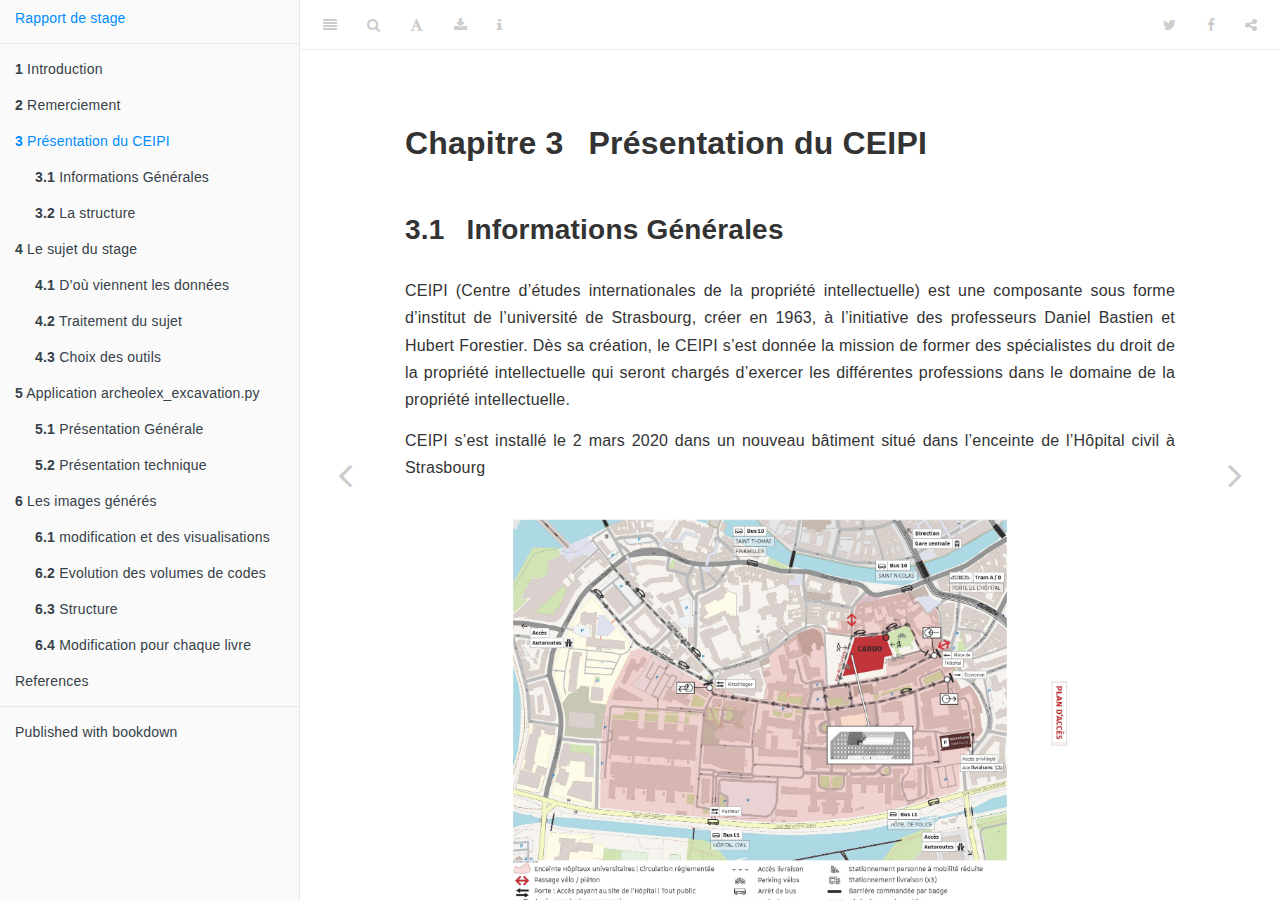
<file: Rapport/_book/présentation-du-ceipi.html>
<!DOCTYPE html>
<html lang="" xml:lang="">
<head>

  <meta charset="utf-8" />
  <meta http-equiv="X-UA-Compatible" content="IE=edge" />
  <title>Chapitre 3 Présentation du CEIPI | Rapport de stage</title>
  <meta name="description" content="This is a minimal example of using the bookdown package to write a book. The output format for this example is bookdown::gitbook." />
  <meta name="generator" content="bookdown 0.22 and GitBook 2.6.7" />

  <meta property="og:title" content="Chapitre 3 Présentation du CEIPI | Rapport de stage" />
  <meta property="og:type" content="book" />
  
  
  <meta property="og:description" content="This is a minimal example of using the bookdown package to write a book. The output format for this example is bookdown::gitbook." />
  

  <meta name="twitter:card" content="summary" />
  <meta name="twitter:title" content="Chapitre 3 Présentation du CEIPI | Rapport de stage" />
  
  <meta name="twitter:description" content="This is a minimal example of using the bookdown package to write a book. The output format for this example is bookdown::gitbook." />
  

<meta name="author" content="Yang YANG" />


<meta name="date" content="2021-06-10" />

  <meta name="viewport" content="width=device-width, initial-scale=1" />
  <meta name="apple-mobile-web-app-capable" content="yes" />
  <meta name="apple-mobile-web-app-status-bar-style" content="black" />
  
  
<link rel="prev" href="Remerc.html"/>
<link rel="next" href="Sujet.html"/>
<script src="libs/header-attrs-2.8/header-attrs.js"></script>
<script src="libs/jquery-2.2.3/jquery.min.js"></script>
<link href="libs/gitbook-2.6.7/css/style.css" rel="stylesheet" />
<link href="libs/gitbook-2.6.7/css/plugin-table.css" rel="stylesheet" />
<link href="libs/gitbook-2.6.7/css/plugin-bookdown.css" rel="stylesheet" />
<link href="libs/gitbook-2.6.7/css/plugin-highlight.css" rel="stylesheet" />
<link href="libs/gitbook-2.6.7/css/plugin-search.css" rel="stylesheet" />
<link href="libs/gitbook-2.6.7/css/plugin-fontsettings.css" rel="stylesheet" />
<link href="libs/gitbook-2.6.7/css/plugin-clipboard.css" rel="stylesheet" />









<link href="libs/anchor-sections-1.0.1/anchor-sections.css" rel="stylesheet" />
<script src="libs/anchor-sections-1.0.1/anchor-sections.js"></script>


<style type="text/css">
pre > code.sourceCode { white-space: pre; position: relative; }
pre > code.sourceCode > span { display: inline-block; line-height: 1.25; }
pre > code.sourceCode > span:empty { height: 1.2em; }
code.sourceCode > span { color: inherit; text-decoration: inherit; }
pre.sourceCode { margin: 0; }
@media screen {
div.sourceCode { overflow: auto; }
}
@media print {
pre > code.sourceCode { white-space: pre-wrap; }
pre > code.sourceCode > span { text-indent: -5em; padding-left: 5em; }
}
pre.numberSource code
  { counter-reset: source-line 0; }
pre.numberSource code > span
  { position: relative; left: -4em; counter-increment: source-line; }
pre.numberSource code > span > a:first-child::before
  { content: counter(source-line);
    position: relative; left: -1em; text-align: right; vertical-align: baseline;
    border: none; display: inline-block;
    -webkit-touch-callout: none; -webkit-user-select: none;
    -khtml-user-select: none; -moz-user-select: none;
    -ms-user-select: none; user-select: none;
    padding: 0 4px; width: 4em;
    color: #aaaaaa;
  }
pre.numberSource { margin-left: 3em; border-left: 1px solid #aaaaaa;  padding-left: 4px; }
div.sourceCode
  {   }
@media screen {
pre > code.sourceCode > span > a:first-child::before { text-decoration: underline; }
}
code span.al { color: #ff0000; font-weight: bold; } /* Alert */
code span.an { color: #60a0b0; font-weight: bold; font-style: italic; } /* Annotation */
code span.at { color: #7d9029; } /* Attribute */
code span.bn { color: #40a070; } /* BaseN */
code span.bu { } /* BuiltIn */
code span.cf { color: #007020; font-weight: bold; } /* ControlFlow */
code span.ch { color: #4070a0; } /* Char */
code span.cn { color: #880000; } /* Constant */
code span.co { color: #60a0b0; font-style: italic; } /* Comment */
code span.cv { color: #60a0b0; font-weight: bold; font-style: italic; } /* CommentVar */
code span.do { color: #ba2121; font-style: italic; } /* Documentation */
code span.dt { color: #902000; } /* DataType */
code span.dv { color: #40a070; } /* DecVal */
code span.er { color: #ff0000; font-weight: bold; } /* Error */
code span.ex { } /* Extension */
code span.fl { color: #40a070; } /* Float */
code span.fu { color: #06287e; } /* Function */
code span.im { } /* Import */
code span.in { color: #60a0b0; font-weight: bold; font-style: italic; } /* Information */
code span.kw { color: #007020; font-weight: bold; } /* Keyword */
code span.op { color: #666666; } /* Operator */
code span.ot { color: #007020; } /* Other */
code span.pp { color: #bc7a00; } /* Preprocessor */
code span.sc { color: #4070a0; } /* SpecialChar */
code span.ss { color: #bb6688; } /* SpecialString */
code span.st { color: #4070a0; } /* String */
code span.va { color: #19177c; } /* Variable */
code span.vs { color: #4070a0; } /* VerbatimString */
code span.wa { color: #60a0b0; font-weight: bold; font-style: italic; } /* Warning */
</style>


<link rel="stylesheet" href="style.css" type="text/css" />
</head>

<body>



  <div class="book without-animation with-summary font-size-2 font-family-1" data-basepath=".">

    <div class="book-summary">
      <nav role="navigation">

<ul class="summary">
<li><a href="./">Rapport de stage</a></li>

<li class="divider"></li>
<li class="chapter" data-level="1" data-path="index.html"><a href="index.html"><i class="fa fa-check"></i><b>1</b> Introduction</a></li>
<li class="chapter" data-level="2" data-path="Remerc.html"><a href="Remerc.html"><i class="fa fa-check"></i><b>2</b> Remerciement</a></li>
<li class="chapter" data-level="3" data-path="présentation-du-ceipi.html"><a href="présentation-du-ceipi.html"><i class="fa fa-check"></i><b>3</b> Présentation du CEIPI</a>
<ul>
<li class="chapter" data-level="3.1" data-path="présentation-du-ceipi.html"><a href="présentation-du-ceipi.html#informations-générales"><i class="fa fa-check"></i><b>3.1</b> Informations Générales</a></li>
<li class="chapter" data-level="3.2" data-path="présentation-du-ceipi.html"><a href="présentation-du-ceipi.html#la-structure"><i class="fa fa-check"></i><b>3.2</b> La structure</a></li>
</ul></li>
<li class="chapter" data-level="4" data-path="Sujet.html"><a href="Sujet.html"><i class="fa fa-check"></i><b>4</b> Le sujet du stage</a>
<ul>
<li class="chapter" data-level="4.1" data-path="Sujet.html"><a href="Sujet.html#doù-viennent-les-données"><i class="fa fa-check"></i><b>4.1</b> D’où viennent les données</a></li>
<li class="chapter" data-level="4.2" data-path="Sujet.html"><a href="Sujet.html#traitement-du-sujet"><i class="fa fa-check"></i><b>4.2</b> Traitement du sujet</a></li>
<li class="chapter" data-level="4.3" data-path="Sujet.html"><a href="Sujet.html#choix-des-outils"><i class="fa fa-check"></i><b>4.3</b> Choix des outils</a>
<ul>
<li class="chapter" data-level="4.3.1" data-path="Sujet.html"><a href="Sujet.html#langage"><i class="fa fa-check"></i><b>4.3.1</b> Langage</a></li>
<li class="chapter" data-level="4.3.2" data-path="Sujet.html"><a href="Sujet.html#ide"><i class="fa fa-check"></i><b>4.3.2</b> IDE</a></li>
</ul></li>
</ul></li>
<li class="chapter" data-level="5" data-path="Application.html"><a href="Application.html"><i class="fa fa-check"></i><b>5</b> Application archeolex_excavation.py</a>
<ul>
<li class="chapter" data-level="5.1" data-path="Application.html"><a href="Application.html#présentation-générale"><i class="fa fa-check"></i><b>5.1</b> Présentation Générale</a>
<ul>
<li class="chapter" data-level="5.1.1" data-path="Application.html"><a href="Application.html#les-paramètres"><i class="fa fa-check"></i><b>5.1.1</b> Les paramètres</a></li>
</ul></li>
<li class="chapter" data-level="5.2" data-path="Application.html"><a href="Application.html#présentation-technique"><i class="fa fa-check"></i><b>5.2</b> Présentation technique</a>
<ul>
<li class="chapter" data-level="5.2.1" data-path="Application.html"><a href="Application.html#la-structure-des-codes"><i class="fa fa-check"></i><b>5.2.1</b> La structure des codes</a></li>
<li class="chapter" data-level="5.2.2" data-path="Application.html"><a href="Application.html#problèmes-rencontrés-et-solution"><i class="fa fa-check"></i><b>5.2.2</b> problèmes rencontrés et solution</a></li>
</ul></li>
</ul></li>
<li class="chapter" data-level="6" data-path="Images.html"><a href="Images.html"><i class="fa fa-check"></i><b>6</b> Les images générés</a>
<ul>
<li class="chapter" data-level="6.1" data-path="Images.html"><a href="Images.html#modification-et-des-visualisations"><i class="fa fa-check"></i><b>6.1</b> modification et des visualisations</a>
<ul>
<li class="chapter" data-level="6.1.1" data-path="Images.html"><a href="Images.html#liste-des-codes-et-modifications"><i class="fa fa-check"></i><b>6.1.1</b> Liste des codes et modifications</a></li>
<li class="chapter" data-level="6.1.2" data-path="Images.html"><a href="Images.html#pourcentage-de-différents-types-de-modifications"><i class="fa fa-check"></i><b>6.1.2</b> Pourcentage de différents types de modifications</a></li>
<li class="chapter" data-level="6.1.3" data-path="Images.html"><a href="Images.html#nombre-de-modifications-de-chaque-année"><i class="fa fa-check"></i><b>6.1.3</b> Nombre de modifications de chaque année</a></li>
<li class="chapter" data-level="6.1.4" data-path="Images.html"><a href="Images.html#etat-actuel"><i class="fa fa-check"></i><b>6.1.4</b> Etat actuel</a></li>
<li class="chapter" data-level="6.1.5" data-path="Images.html"><a href="Images.html#nombre-modifications-par-articles"><i class="fa fa-check"></i><b>6.1.5</b> Nombre modifications par articles</a></li>
<li class="chapter" data-level="6.1.6" data-path="Images.html"><a href="Images.html#evolution-de-nombre-de-modifications"><i class="fa fa-check"></i><b>6.1.6</b> Evolution de nombre de modifications</a></li>
</ul></li>
<li class="chapter" data-level="6.2" data-path="Images.html"><a href="Images.html#evolution-des-volumes-de-codes"><i class="fa fa-check"></i><b>6.2</b> Evolution des volumes de codes</a>
<ul>
<li class="chapter" data-level="6.2.1" data-path="Images.html"><a href="Images.html#nombre-de-mots"><i class="fa fa-check"></i><b>6.2.1</b> Nombre de mots</a></li>
<li class="chapter" data-level="6.2.2" data-path="Images.html"><a href="Images.html#nombre-de-lignes"><i class="fa fa-check"></i><b>6.2.2</b> Nombre de lignes</a></li>
<li class="chapter" data-level="6.2.3" data-path="Images.html"><a href="Images.html#nombre-darticle"><i class="fa fa-check"></i><b>6.2.3</b> Nombre d’article</a></li>
<li class="chapter" data-level="6.2.4" data-path="Images.html"><a href="Images.html#nombre-moyen-de-lignes-dun-article"><i class="fa fa-check"></i><b>6.2.4</b> Nombre moyen de lignes d’un article</a></li>
<li class="chapter" data-level="6.2.5" data-path="Images.html"><a href="Images.html#nombre-moyen-de-mots-dun-article"><i class="fa fa-check"></i><b>6.2.5</b> Nombre moyen de mots d’un article</a></li>
<li class="chapter" data-level="6.2.6" data-path="Images.html"><a href="Images.html#nombre-moyen-de-mots-dune-ligne"><i class="fa fa-check"></i><b>6.2.6</b> Nombre moyen de mots d’une ligne</a></li>
</ul></li>
<li class="chapter" data-level="6.3" data-path="Images.html"><a href="Images.html#structure"><i class="fa fa-check"></i><b>6.3</b> Structure</a>
<ul>
<li class="chapter" data-level="6.3.1" data-path="Images.html"><a href="Images.html#législative-vs.-réglementaire"><i class="fa fa-check"></i><b>6.3.1</b> Législative vs. Réglementaire</a></li>
<li class="chapter" data-level="6.3.2" data-path="Images.html"><a href="Images.html#arborescence"><i class="fa fa-check"></i><b>6.3.2</b> Arborescence</a></li>
</ul></li>
<li class="chapter" data-level="6.4" data-path="Images.html"><a href="Images.html#modification-pour-chaque-livre"><i class="fa fa-check"></i><b>6.4</b> Modification pour chaque livre</a>
<ul>
<li class="chapter" data-level="6.4.1" data-path="Images.html"><a href="Images.html#code-de-léducation"><i class="fa fa-check"></i><b>6.4.1</b> Code de l’éducation</a></li>
<li class="chapter" data-level="6.4.2" data-path="Images.html"><a href="Images.html#code-de-la-propriété-intellectuelle"><i class="fa fa-check"></i><b>6.4.2</b> Code de la propriété intellectuelle</a></li>
</ul></li>
</ul></li>
<li class="chapter" data-level="" data-path="references.html"><a href="references.html"><i class="fa fa-check"></i>References</a></li>
<li class="divider"></li>
<li><a href="https://github.com/rstudio/bookdown" target="blank">Published with bookdown</a></li>

</ul>

      </nav>
    </div>

    <div class="book-body">
      <div class="body-inner">
        <div class="book-header" role="navigation">
          <h1>
            <i class="fa fa-circle-o-notch fa-spin"></i><a href="./">Rapport de stage</a>
          </h1>
        </div>

        <div class="page-wrapper" tabindex="-1" role="main">
          <div class="page-inner">

            <section class="normal" id="section-">
<div id="présentation-du-ceipi" class="section level1" number="3">
<h1><span class="header-section-number">Chapitre 3</span> Présentation du CEIPI</h1>
<div id="informations-générales" class="section level2" number="3.1">
<h2><span class="header-section-number">3.1</span> Informations Générales</h2>
<p>CEIPI (Centre d’études internationales de la propriété intellectuelle) est une composante sous forme d’institut de l’université de Strasbourg, créer en 1963, à l’initiative des professeurs Daniel Bastien et Hubert Forestier. Dès sa création, le CEIPI s’est donnée la mission de former des spécialistes du droit de la propriété intellectuelle qui seront chargés d’exercer les différentes professions dans le domaine de la propriété intellectuelle.</p>
<p>CEIPI s’est installé le 2 mars 2020 dans un nouveau bâtiment situé dans l’enceinte de l’Hôpital civil à Strasbourg</p>
<div class="figure" style="text-align: center">
<img src="images/Location_du_CEIPI.jpg" alt="Location du CEIPI" width="80%" />
<p class="caption">
(#fig:Location du CEIPI)Location du CEIPI
</p>
</div>
</div>
<div id="la-structure" class="section level2" number="3.2">
<h2><span class="header-section-number">3.2</span> La structure</h2>
<p>Le centre était composé de trois sections :
La section française dispense aux spécialistes français un enseignement en matière de propriété intellectuelle à l’échelle nationale et internationale.</p>
<p>La section internationale consacre son programme de formation au contrat de licence et s’adressait aux spécialistes français et étrangers, désirant acquérir des connaissances nécessaires de droit international.</p>
<p>Le laboratoire de Recherche du CEIPI, créé en 2006, sa dénomination officielle est UR 4375-Laboratoire de recherche du CEIPI. Il coordonne des activités variées pour la mission de réflexion quant à l’évolution du droit de la propriété intellectuelle dans la société de la connaissance.</p>
<p>Plus des informations sur le site du CEIPI :<a href="https://www.ceipi.edu/" class="uri">https://www.ceipi.edu/</a></p>

</div>
</div>
            </section>

          </div>
        </div>
      </div>
<a href="Remerc.html" class="navigation navigation-prev " aria-label="Previous page"><i class="fa fa-angle-left"></i></a>
<a href="Sujet.html" class="navigation navigation-next " aria-label="Next page"><i class="fa fa-angle-right"></i></a>
    </div>
  </div>
<script src="libs/gitbook-2.6.7/js/app.min.js"></script>
<script src="libs/gitbook-2.6.7/js/lunr.js"></script>
<script src="libs/gitbook-2.6.7/js/clipboard.min.js"></script>
<script src="libs/gitbook-2.6.7/js/plugin-search.js"></script>
<script src="libs/gitbook-2.6.7/js/plugin-sharing.js"></script>
<script src="libs/gitbook-2.6.7/js/plugin-fontsettings.js"></script>
<script src="libs/gitbook-2.6.7/js/plugin-bookdown.js"></script>
<script src="libs/gitbook-2.6.7/js/jquery.highlight.js"></script>
<script src="libs/gitbook-2.6.7/js/plugin-clipboard.js"></script>
<script>
gitbook.require(["gitbook"], function(gitbook) {
gitbook.start({
"sharing": {
"github": false,
"facebook": true,
"twitter": true,
"linkedin": false,
"weibo": false,
"instapaper": false,
"vk": false,
"whatsapp": false,
"all": ["facebook", "twitter", "linkedin", "weibo", "instapaper"]
},
"fontsettings": {
"theme": "white",
"family": "sans",
"size": 2
},
"edit": {
"link": null,
"text": null
},
"history": {
"link": null,
"text": null
},
"view": {
"link": null,
"text": null
},
"download": ["Rapport.pdf", "Rapport.epub"],
"toc": {
"collapse": "subsection"
}
});
});
</script>

</body>

</html>
</file>
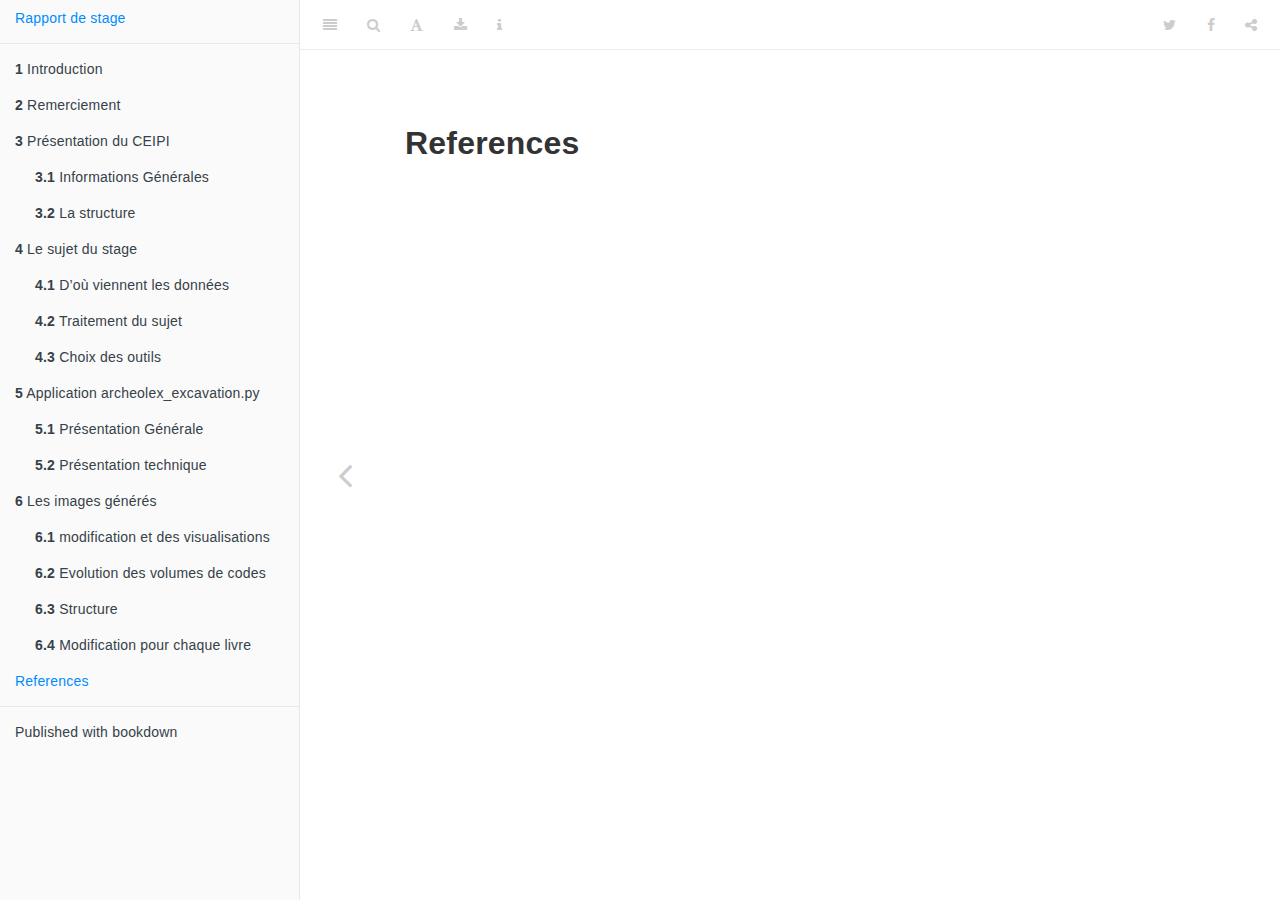
<file: Rapport/_book/references.html>
<!DOCTYPE html>
<html lang="" xml:lang="">
<head>

  <meta charset="utf-8" />
  <meta http-equiv="X-UA-Compatible" content="IE=edge" />
  <title>References | Rapport de stage</title>
  <meta name="description" content="This is a minimal example of using the bookdown package to write a book. The output format for this example is bookdown::gitbook." />
  <meta name="generator" content="bookdown 0.22 and GitBook 2.6.7" />

  <meta property="og:title" content="References | Rapport de stage" />
  <meta property="og:type" content="book" />
  
  
  <meta property="og:description" content="This is a minimal example of using the bookdown package to write a book. The output format for this example is bookdown::gitbook." />
  

  <meta name="twitter:card" content="summary" />
  <meta name="twitter:title" content="References | Rapport de stage" />
  
  <meta name="twitter:description" content="This is a minimal example of using the bookdown package to write a book. The output format for this example is bookdown::gitbook." />
  

<meta name="author" content="Yang YANG" />


<meta name="date" content="2021-06-10" />

  <meta name="viewport" content="width=device-width, initial-scale=1" />
  <meta name="apple-mobile-web-app-capable" content="yes" />
  <meta name="apple-mobile-web-app-status-bar-style" content="black" />
  
  
<link rel="prev" href="Images.html"/>

<script src="libs/header-attrs-2.8/header-attrs.js"></script>
<script src="libs/jquery-2.2.3/jquery.min.js"></script>
<link href="libs/gitbook-2.6.7/css/style.css" rel="stylesheet" />
<link href="libs/gitbook-2.6.7/css/plugin-table.css" rel="stylesheet" />
<link href="libs/gitbook-2.6.7/css/plugin-bookdown.css" rel="stylesheet" />
<link href="libs/gitbook-2.6.7/css/plugin-highlight.css" rel="stylesheet" />
<link href="libs/gitbook-2.6.7/css/plugin-search.css" rel="stylesheet" />
<link href="libs/gitbook-2.6.7/css/plugin-fontsettings.css" rel="stylesheet" />
<link href="libs/gitbook-2.6.7/css/plugin-clipboard.css" rel="stylesheet" />









<link href="libs/anchor-sections-1.0.1/anchor-sections.css" rel="stylesheet" />
<script src="libs/anchor-sections-1.0.1/anchor-sections.js"></script>


<style type="text/css">
pre > code.sourceCode { white-space: pre; position: relative; }
pre > code.sourceCode > span { display: inline-block; line-height: 1.25; }
pre > code.sourceCode > span:empty { height: 1.2em; }
code.sourceCode > span { color: inherit; text-decoration: inherit; }
pre.sourceCode { margin: 0; }
@media screen {
div.sourceCode { overflow: auto; }
}
@media print {
pre > code.sourceCode { white-space: pre-wrap; }
pre > code.sourceCode > span { text-indent: -5em; padding-left: 5em; }
}
pre.numberSource code
  { counter-reset: source-line 0; }
pre.numberSource code > span
  { position: relative; left: -4em; counter-increment: source-line; }
pre.numberSource code > span > a:first-child::before
  { content: counter(source-line);
    position: relative; left: -1em; text-align: right; vertical-align: baseline;
    border: none; display: inline-block;
    -webkit-touch-callout: none; -webkit-user-select: none;
    -khtml-user-select: none; -moz-user-select: none;
    -ms-user-select: none; user-select: none;
    padding: 0 4px; width: 4em;
    color: #aaaaaa;
  }
pre.numberSource { margin-left: 3em; border-left: 1px solid #aaaaaa;  padding-left: 4px; }
div.sourceCode
  {   }
@media screen {
pre > code.sourceCode > span > a:first-child::before { text-decoration: underline; }
}
code span.al { color: #ff0000; font-weight: bold; } /* Alert */
code span.an { color: #60a0b0; font-weight: bold; font-style: italic; } /* Annotation */
code span.at { color: #7d9029; } /* Attribute */
code span.bn { color: #40a070; } /* BaseN */
code span.bu { } /* BuiltIn */
code span.cf { color: #007020; font-weight: bold; } /* ControlFlow */
code span.ch { color: #4070a0; } /* Char */
code span.cn { color: #880000; } /* Constant */
code span.co { color: #60a0b0; font-style: italic; } /* Comment */
code span.cv { color: #60a0b0; font-weight: bold; font-style: italic; } /* CommentVar */
code span.do { color: #ba2121; font-style: italic; } /* Documentation */
code span.dt { color: #902000; } /* DataType */
code span.dv { color: #40a070; } /* DecVal */
code span.er { color: #ff0000; font-weight: bold; } /* Error */
code span.ex { } /* Extension */
code span.fl { color: #40a070; } /* Float */
code span.fu { color: #06287e; } /* Function */
code span.im { } /* Import */
code span.in { color: #60a0b0; font-weight: bold; font-style: italic; } /* Information */
code span.kw { color: #007020; font-weight: bold; } /* Keyword */
code span.op { color: #666666; } /* Operator */
code span.ot { color: #007020; } /* Other */
code span.pp { color: #bc7a00; } /* Preprocessor */
code span.sc { color: #4070a0; } /* SpecialChar */
code span.ss { color: #bb6688; } /* SpecialString */
code span.st { color: #4070a0; } /* String */
code span.va { color: #19177c; } /* Variable */
code span.vs { color: #4070a0; } /* VerbatimString */
code span.wa { color: #60a0b0; font-weight: bold; font-style: italic; } /* Warning */
</style>


<link rel="stylesheet" href="style.css" type="text/css" />
</head>

<body>



  <div class="book without-animation with-summary font-size-2 font-family-1" data-basepath=".">

    <div class="book-summary">
      <nav role="navigation">

<ul class="summary">
<li><a href="./">Rapport de stage</a></li>

<li class="divider"></li>
<li class="chapter" data-level="1" data-path="index.html"><a href="index.html"><i class="fa fa-check"></i><b>1</b> Introduction</a></li>
<li class="chapter" data-level="2" data-path="Remerc.html"><a href="Remerc.html"><i class="fa fa-check"></i><b>2</b> Remerciement</a></li>
<li class="chapter" data-level="3" data-path="présentation-du-ceipi.html"><a href="présentation-du-ceipi.html"><i class="fa fa-check"></i><b>3</b> Présentation du CEIPI</a>
<ul>
<li class="chapter" data-level="3.1" data-path="présentation-du-ceipi.html"><a href="présentation-du-ceipi.html#informations-générales"><i class="fa fa-check"></i><b>3.1</b> Informations Générales</a></li>
<li class="chapter" data-level="3.2" data-path="présentation-du-ceipi.html"><a href="présentation-du-ceipi.html#la-structure"><i class="fa fa-check"></i><b>3.2</b> La structure</a></li>
</ul></li>
<li class="chapter" data-level="4" data-path="Sujet.html"><a href="Sujet.html"><i class="fa fa-check"></i><b>4</b> Le sujet du stage</a>
<ul>
<li class="chapter" data-level="4.1" data-path="Sujet.html"><a href="Sujet.html#doù-viennent-les-données"><i class="fa fa-check"></i><b>4.1</b> D’où viennent les données</a></li>
<li class="chapter" data-level="4.2" data-path="Sujet.html"><a href="Sujet.html#traitement-du-sujet"><i class="fa fa-check"></i><b>4.2</b> Traitement du sujet</a></li>
<li class="chapter" data-level="4.3" data-path="Sujet.html"><a href="Sujet.html#choix-des-outils"><i class="fa fa-check"></i><b>4.3</b> Choix des outils</a>
<ul>
<li class="chapter" data-level="4.3.1" data-path="Sujet.html"><a href="Sujet.html#langage"><i class="fa fa-check"></i><b>4.3.1</b> Langage</a></li>
<li class="chapter" data-level="4.3.2" data-path="Sujet.html"><a href="Sujet.html#ide"><i class="fa fa-check"></i><b>4.3.2</b> IDE</a></li>
</ul></li>
</ul></li>
<li class="chapter" data-level="5" data-path="Application.html"><a href="Application.html"><i class="fa fa-check"></i><b>5</b> Application archeolex_excavation.py</a>
<ul>
<li class="chapter" data-level="5.1" data-path="Application.html"><a href="Application.html#présentation-générale"><i class="fa fa-check"></i><b>5.1</b> Présentation Générale</a>
<ul>
<li class="chapter" data-level="5.1.1" data-path="Application.html"><a href="Application.html#les-paramètres"><i class="fa fa-check"></i><b>5.1.1</b> Les paramètres</a></li>
</ul></li>
<li class="chapter" data-level="5.2" data-path="Application.html"><a href="Application.html#présentation-technique"><i class="fa fa-check"></i><b>5.2</b> Présentation technique</a>
<ul>
<li class="chapter" data-level="5.2.1" data-path="Application.html"><a href="Application.html#la-structure-des-codes"><i class="fa fa-check"></i><b>5.2.1</b> La structure des codes</a></li>
<li class="chapter" data-level="5.2.2" data-path="Application.html"><a href="Application.html#problèmes-rencontrés-et-solution"><i class="fa fa-check"></i><b>5.2.2</b> problèmes rencontrés et solution</a></li>
</ul></li>
</ul></li>
<li class="chapter" data-level="6" data-path="Images.html"><a href="Images.html"><i class="fa fa-check"></i><b>6</b> Les images générés</a>
<ul>
<li class="chapter" data-level="6.1" data-path="Images.html"><a href="Images.html#modification-et-des-visualisations"><i class="fa fa-check"></i><b>6.1</b> modification et des visualisations</a>
<ul>
<li class="chapter" data-level="6.1.1" data-path="Images.html"><a href="Images.html#liste-des-codes-et-modifications"><i class="fa fa-check"></i><b>6.1.1</b> Liste des codes et modifications</a></li>
<li class="chapter" data-level="6.1.2" data-path="Images.html"><a href="Images.html#pourcentage-de-différents-types-de-modifications"><i class="fa fa-check"></i><b>6.1.2</b> Pourcentage de différents types de modifications</a></li>
<li class="chapter" data-level="6.1.3" data-path="Images.html"><a href="Images.html#nombre-de-modifications-de-chaque-année"><i class="fa fa-check"></i><b>6.1.3</b> Nombre de modifications de chaque année</a></li>
<li class="chapter" data-level="6.1.4" data-path="Images.html"><a href="Images.html#etat-actuel"><i class="fa fa-check"></i><b>6.1.4</b> Etat actuel</a></li>
<li class="chapter" data-level="6.1.5" data-path="Images.html"><a href="Images.html#nombre-modifications-par-articles"><i class="fa fa-check"></i><b>6.1.5</b> Nombre modifications par articles</a></li>
<li class="chapter" data-level="6.1.6" data-path="Images.html"><a href="Images.html#evolution-de-nombre-de-modifications"><i class="fa fa-check"></i><b>6.1.6</b> Evolution de nombre de modifications</a></li>
</ul></li>
<li class="chapter" data-level="6.2" data-path="Images.html"><a href="Images.html#evolution-des-volumes-de-codes"><i class="fa fa-check"></i><b>6.2</b> Evolution des volumes de codes</a>
<ul>
<li class="chapter" data-level="6.2.1" data-path="Images.html"><a href="Images.html#nombre-de-mots"><i class="fa fa-check"></i><b>6.2.1</b> Nombre de mots</a></li>
<li class="chapter" data-level="6.2.2" data-path="Images.html"><a href="Images.html#nombre-de-lignes"><i class="fa fa-check"></i><b>6.2.2</b> Nombre de lignes</a></li>
<li class="chapter" data-level="6.2.3" data-path="Images.html"><a href="Images.html#nombre-darticle"><i class="fa fa-check"></i><b>6.2.3</b> Nombre d’article</a></li>
<li class="chapter" data-level="6.2.4" data-path="Images.html"><a href="Images.html#nombre-moyen-de-lignes-dun-article"><i class="fa fa-check"></i><b>6.2.4</b> Nombre moyen de lignes d’un article</a></li>
<li class="chapter" data-level="6.2.5" data-path="Images.html"><a href="Images.html#nombre-moyen-de-mots-dun-article"><i class="fa fa-check"></i><b>6.2.5</b> Nombre moyen de mots d’un article</a></li>
<li class="chapter" data-level="6.2.6" data-path="Images.html"><a href="Images.html#nombre-moyen-de-mots-dune-ligne"><i class="fa fa-check"></i><b>6.2.6</b> Nombre moyen de mots d’une ligne</a></li>
</ul></li>
<li class="chapter" data-level="6.3" data-path="Images.html"><a href="Images.html#structure"><i class="fa fa-check"></i><b>6.3</b> Structure</a>
<ul>
<li class="chapter" data-level="6.3.1" data-path="Images.html"><a href="Images.html#législative-vs.-réglementaire"><i class="fa fa-check"></i><b>6.3.1</b> Législative vs. Réglementaire</a></li>
<li class="chapter" data-level="6.3.2" data-path="Images.html"><a href="Images.html#arborescence"><i class="fa fa-check"></i><b>6.3.2</b> Arborescence</a></li>
</ul></li>
<li class="chapter" data-level="6.4" data-path="Images.html"><a href="Images.html#modification-pour-chaque-livre"><i class="fa fa-check"></i><b>6.4</b> Modification pour chaque livre</a>
<ul>
<li class="chapter" data-level="6.4.1" data-path="Images.html"><a href="Images.html#code-de-léducation"><i class="fa fa-check"></i><b>6.4.1</b> Code de l’éducation</a></li>
<li class="chapter" data-level="6.4.2" data-path="Images.html"><a href="Images.html#code-de-la-propriété-intellectuelle"><i class="fa fa-check"></i><b>6.4.2</b> Code de la propriété intellectuelle</a></li>
</ul></li>
</ul></li>
<li class="chapter" data-level="" data-path="references.html"><a href="references.html"><i class="fa fa-check"></i>References</a></li>
<li class="divider"></li>
<li><a href="https://github.com/rstudio/bookdown" target="blank">Published with bookdown</a></li>

</ul>

      </nav>
    </div>

    <div class="book-body">
      <div class="body-inner">
        <div class="book-header" role="navigation">
          <h1>
            <i class="fa fa-circle-o-notch fa-spin"></i><a href="./">Rapport de stage</a>
          </h1>
        </div>

        <div class="page-wrapper" tabindex="-1" role="main">
          <div class="page-inner">

            <section class="normal" id="section-">
<div id="references" class="section level1 unnumbered">
<h1>References</h1>

</div>
            </section>

          </div>
        </div>
      </div>
<a href="Images.html" class="navigation navigation-prev navigation-unique" aria-label="Previous page"><i class="fa fa-angle-left"></i></a>

    </div>
  </div>
<script src="libs/gitbook-2.6.7/js/app.min.js"></script>
<script src="libs/gitbook-2.6.7/js/lunr.js"></script>
<script src="libs/gitbook-2.6.7/js/clipboard.min.js"></script>
<script src="libs/gitbook-2.6.7/js/plugin-search.js"></script>
<script src="libs/gitbook-2.6.7/js/plugin-sharing.js"></script>
<script src="libs/gitbook-2.6.7/js/plugin-fontsettings.js"></script>
<script src="libs/gitbook-2.6.7/js/plugin-bookdown.js"></script>
<script src="libs/gitbook-2.6.7/js/jquery.highlight.js"></script>
<script src="libs/gitbook-2.6.7/js/plugin-clipboard.js"></script>
<script>
gitbook.require(["gitbook"], function(gitbook) {
gitbook.start({
"sharing": {
"github": false,
"facebook": true,
"twitter": true,
"linkedin": false,
"weibo": false,
"instapaper": false,
"vk": false,
"whatsapp": false,
"all": ["facebook", "twitter", "linkedin", "weibo", "instapaper"]
},
"fontsettings": {
"theme": "white",
"family": "sans",
"size": 2
},
"edit": {
"link": null,
"text": null
},
"history": {
"link": null,
"text": null
},
"view": {
"link": null,
"text": null
},
"download": ["Rapport.pdf", "Rapport.epub"],
"toc": {
"collapse": "subsection"
}
});
});
</script>

</body>

</html>
</file>
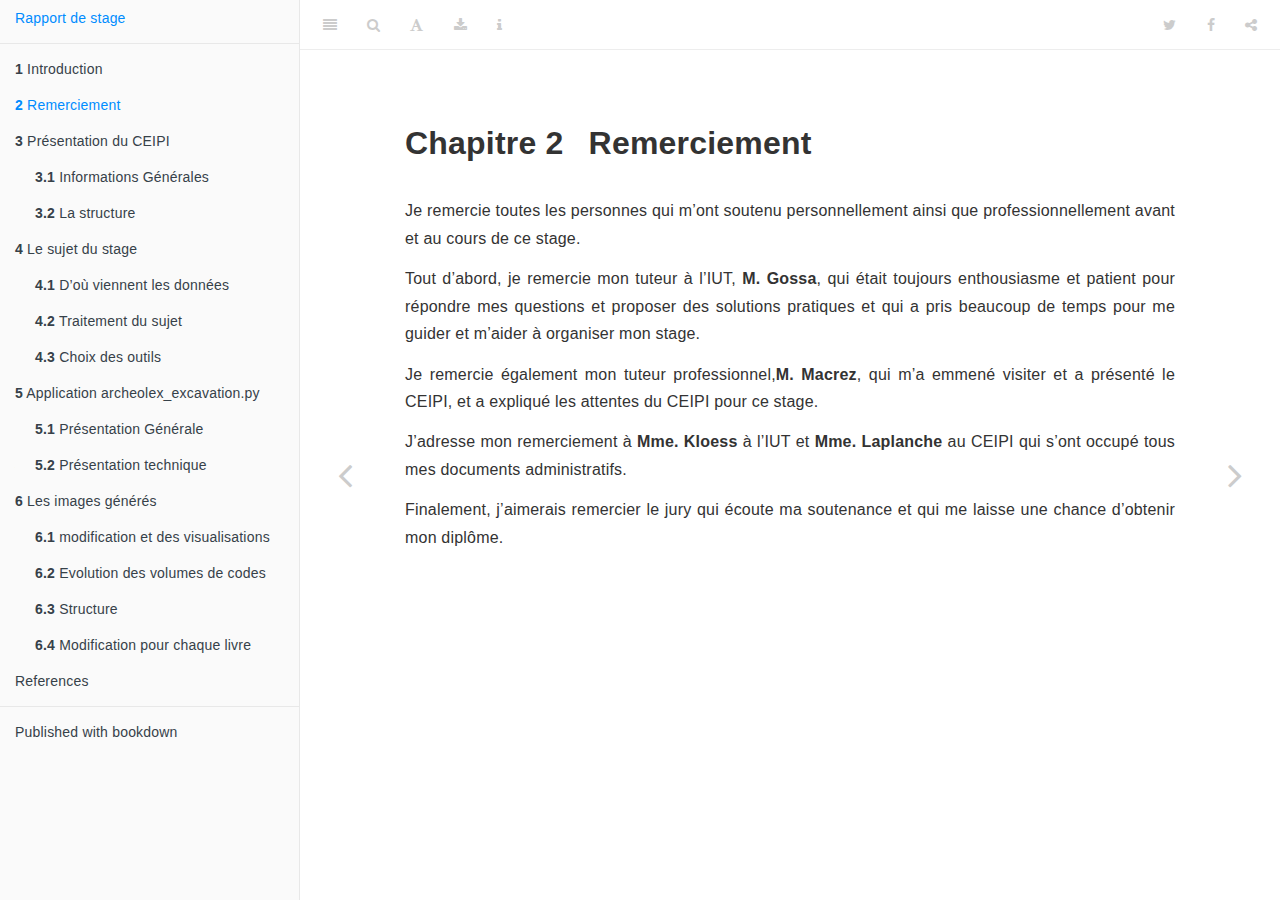
<file: Rapport/_book/Remerc.html>
<!DOCTYPE html>
<html lang="" xml:lang="">
<head>

  <meta charset="utf-8" />
  <meta http-equiv="X-UA-Compatible" content="IE=edge" />
  <title>Chapitre 2 Remerciement | Rapport de stage</title>
  <meta name="description" content="This is a minimal example of using the bookdown package to write a book. The output format for this example is bookdown::gitbook." />
  <meta name="generator" content="bookdown 0.22 and GitBook 2.6.7" />

  <meta property="og:title" content="Chapitre 2 Remerciement | Rapport de stage" />
  <meta property="og:type" content="book" />
  
  
  <meta property="og:description" content="This is a minimal example of using the bookdown package to write a book. The output format for this example is bookdown::gitbook." />
  

  <meta name="twitter:card" content="summary" />
  <meta name="twitter:title" content="Chapitre 2 Remerciement | Rapport de stage" />
  
  <meta name="twitter:description" content="This is a minimal example of using the bookdown package to write a book. The output format for this example is bookdown::gitbook." />
  

<meta name="author" content="Yang YANG" />


<meta name="date" content="2021-06-10" />

  <meta name="viewport" content="width=device-width, initial-scale=1" />
  <meta name="apple-mobile-web-app-capable" content="yes" />
  <meta name="apple-mobile-web-app-status-bar-style" content="black" />
  
  
<link rel="prev" href="index.html"/>
<link rel="next" href="présentation-du-ceipi.html"/>
<script src="libs/header-attrs-2.8/header-attrs.js"></script>
<script src="libs/jquery-2.2.3/jquery.min.js"></script>
<link href="libs/gitbook-2.6.7/css/style.css" rel="stylesheet" />
<link href="libs/gitbook-2.6.7/css/plugin-table.css" rel="stylesheet" />
<link href="libs/gitbook-2.6.7/css/plugin-bookdown.css" rel="stylesheet" />
<link href="libs/gitbook-2.6.7/css/plugin-highlight.css" rel="stylesheet" />
<link href="libs/gitbook-2.6.7/css/plugin-search.css" rel="stylesheet" />
<link href="libs/gitbook-2.6.7/css/plugin-fontsettings.css" rel="stylesheet" />
<link href="libs/gitbook-2.6.7/css/plugin-clipboard.css" rel="stylesheet" />









<link href="libs/anchor-sections-1.0.1/anchor-sections.css" rel="stylesheet" />
<script src="libs/anchor-sections-1.0.1/anchor-sections.js"></script>


<style type="text/css">
pre > code.sourceCode { white-space: pre; position: relative; }
pre > code.sourceCode > span { display: inline-block; line-height: 1.25; }
pre > code.sourceCode > span:empty { height: 1.2em; }
code.sourceCode > span { color: inherit; text-decoration: inherit; }
pre.sourceCode { margin: 0; }
@media screen {
div.sourceCode { overflow: auto; }
}
@media print {
pre > code.sourceCode { white-space: pre-wrap; }
pre > code.sourceCode > span { text-indent: -5em; padding-left: 5em; }
}
pre.numberSource code
  { counter-reset: source-line 0; }
pre.numberSource code > span
  { position: relative; left: -4em; counter-increment: source-line; }
pre.numberSource code > span > a:first-child::before
  { content: counter(source-line);
    position: relative; left: -1em; text-align: right; vertical-align: baseline;
    border: none; display: inline-block;
    -webkit-touch-callout: none; -webkit-user-select: none;
    -khtml-user-select: none; -moz-user-select: none;
    -ms-user-select: none; user-select: none;
    padding: 0 4px; width: 4em;
    color: #aaaaaa;
  }
pre.numberSource { margin-left: 3em; border-left: 1px solid #aaaaaa;  padding-left: 4px; }
div.sourceCode
  {   }
@media screen {
pre > code.sourceCode > span > a:first-child::before { text-decoration: underline; }
}
code span.al { color: #ff0000; font-weight: bold; } /* Alert */
code span.an { color: #60a0b0; font-weight: bold; font-style: italic; } /* Annotation */
code span.at { color: #7d9029; } /* Attribute */
code span.bn { color: #40a070; } /* BaseN */
code span.bu { } /* BuiltIn */
code span.cf { color: #007020; font-weight: bold; } /* ControlFlow */
code span.ch { color: #4070a0; } /* Char */
code span.cn { color: #880000; } /* Constant */
code span.co { color: #60a0b0; font-style: italic; } /* Comment */
code span.cv { color: #60a0b0; font-weight: bold; font-style: italic; } /* CommentVar */
code span.do { color: #ba2121; font-style: italic; } /* Documentation */
code span.dt { color: #902000; } /* DataType */
code span.dv { color: #40a070; } /* DecVal */
code span.er { color: #ff0000; font-weight: bold; } /* Error */
code span.ex { } /* Extension */
code span.fl { color: #40a070; } /* Float */
code span.fu { color: #06287e; } /* Function */
code span.im { } /* Import */
code span.in { color: #60a0b0; font-weight: bold; font-style: italic; } /* Information */
code span.kw { color: #007020; font-weight: bold; } /* Keyword */
code span.op { color: #666666; } /* Operator */
code span.ot { color: #007020; } /* Other */
code span.pp { color: #bc7a00; } /* Preprocessor */
code span.sc { color: #4070a0; } /* SpecialChar */
code span.ss { color: #bb6688; } /* SpecialString */
code span.st { color: #4070a0; } /* String */
code span.va { color: #19177c; } /* Variable */
code span.vs { color: #4070a0; } /* VerbatimString */
code span.wa { color: #60a0b0; font-weight: bold; font-style: italic; } /* Warning */
</style>


<link rel="stylesheet" href="style.css" type="text/css" />
</head>

<body>



  <div class="book without-animation with-summary font-size-2 font-family-1" data-basepath=".">

    <div class="book-summary">
      <nav role="navigation">

<ul class="summary">
<li><a href="./">Rapport de stage</a></li>

<li class="divider"></li>
<li class="chapter" data-level="1" data-path="index.html"><a href="index.html"><i class="fa fa-check"></i><b>1</b> Introduction</a></li>
<li class="chapter" data-level="2" data-path="Remerc.html"><a href="Remerc.html"><i class="fa fa-check"></i><b>2</b> Remerciement</a></li>
<li class="chapter" data-level="3" data-path="présentation-du-ceipi.html"><a href="présentation-du-ceipi.html"><i class="fa fa-check"></i><b>3</b> Présentation du CEIPI</a>
<ul>
<li class="chapter" data-level="3.1" data-path="présentation-du-ceipi.html"><a href="présentation-du-ceipi.html#informations-générales"><i class="fa fa-check"></i><b>3.1</b> Informations Générales</a></li>
<li class="chapter" data-level="3.2" data-path="présentation-du-ceipi.html"><a href="présentation-du-ceipi.html#la-structure"><i class="fa fa-check"></i><b>3.2</b> La structure</a></li>
</ul></li>
<li class="chapter" data-level="4" data-path="Sujet.html"><a href="Sujet.html"><i class="fa fa-check"></i><b>4</b> Le sujet du stage</a>
<ul>
<li class="chapter" data-level="4.1" data-path="Sujet.html"><a href="Sujet.html#doù-viennent-les-données"><i class="fa fa-check"></i><b>4.1</b> D’où viennent les données</a></li>
<li class="chapter" data-level="4.2" data-path="Sujet.html"><a href="Sujet.html#traitement-du-sujet"><i class="fa fa-check"></i><b>4.2</b> Traitement du sujet</a></li>
<li class="chapter" data-level="4.3" data-path="Sujet.html"><a href="Sujet.html#choix-des-outils"><i class="fa fa-check"></i><b>4.3</b> Choix des outils</a>
<ul>
<li class="chapter" data-level="4.3.1" data-path="Sujet.html"><a href="Sujet.html#langage"><i class="fa fa-check"></i><b>4.3.1</b> Langage</a></li>
<li class="chapter" data-level="4.3.2" data-path="Sujet.html"><a href="Sujet.html#ide"><i class="fa fa-check"></i><b>4.3.2</b> IDE</a></li>
</ul></li>
</ul></li>
<li class="chapter" data-level="5" data-path="Application.html"><a href="Application.html"><i class="fa fa-check"></i><b>5</b> Application archeolex_excavation.py</a>
<ul>
<li class="chapter" data-level="5.1" data-path="Application.html"><a href="Application.html#présentation-générale"><i class="fa fa-check"></i><b>5.1</b> Présentation Générale</a>
<ul>
<li class="chapter" data-level="5.1.1" data-path="Application.html"><a href="Application.html#les-paramètres"><i class="fa fa-check"></i><b>5.1.1</b> Les paramètres</a></li>
</ul></li>
<li class="chapter" data-level="5.2" data-path="Application.html"><a href="Application.html#présentation-technique"><i class="fa fa-check"></i><b>5.2</b> Présentation technique</a>
<ul>
<li class="chapter" data-level="5.2.1" data-path="Application.html"><a href="Application.html#la-structure-des-codes"><i class="fa fa-check"></i><b>5.2.1</b> La structure des codes</a></li>
<li class="chapter" data-level="5.2.2" data-path="Application.html"><a href="Application.html#problèmes-rencontrés-et-solution"><i class="fa fa-check"></i><b>5.2.2</b> problèmes rencontrés et solution</a></li>
</ul></li>
</ul></li>
<li class="chapter" data-level="6" data-path="Images.html"><a href="Images.html"><i class="fa fa-check"></i><b>6</b> Les images générés</a>
<ul>
<li class="chapter" data-level="6.1" data-path="Images.html"><a href="Images.html#modification-et-des-visualisations"><i class="fa fa-check"></i><b>6.1</b> modification et des visualisations</a>
<ul>
<li class="chapter" data-level="6.1.1" data-path="Images.html"><a href="Images.html#liste-des-codes-et-modifications"><i class="fa fa-check"></i><b>6.1.1</b> Liste des codes et modifications</a></li>
<li class="chapter" data-level="6.1.2" data-path="Images.html"><a href="Images.html#pourcentage-de-différents-types-de-modifications"><i class="fa fa-check"></i><b>6.1.2</b> Pourcentage de différents types de modifications</a></li>
<li class="chapter" data-level="6.1.3" data-path="Images.html"><a href="Images.html#nombre-de-modifications-de-chaque-année"><i class="fa fa-check"></i><b>6.1.3</b> Nombre de modifications de chaque année</a></li>
<li class="chapter" data-level="6.1.4" data-path="Images.html"><a href="Images.html#etat-actuel"><i class="fa fa-check"></i><b>6.1.4</b> Etat actuel</a></li>
<li class="chapter" data-level="6.1.5" data-path="Images.html"><a href="Images.html#nombre-modifications-par-articles"><i class="fa fa-check"></i><b>6.1.5</b> Nombre modifications par articles</a></li>
<li class="chapter" data-level="6.1.6" data-path="Images.html"><a href="Images.html#evolution-de-nombre-de-modifications"><i class="fa fa-check"></i><b>6.1.6</b> Evolution de nombre de modifications</a></li>
</ul></li>
<li class="chapter" data-level="6.2" data-path="Images.html"><a href="Images.html#evolution-des-volumes-de-codes"><i class="fa fa-check"></i><b>6.2</b> Evolution des volumes de codes</a>
<ul>
<li class="chapter" data-level="6.2.1" data-path="Images.html"><a href="Images.html#nombre-de-mots"><i class="fa fa-check"></i><b>6.2.1</b> Nombre de mots</a></li>
<li class="chapter" data-level="6.2.2" data-path="Images.html"><a href="Images.html#nombre-de-lignes"><i class="fa fa-check"></i><b>6.2.2</b> Nombre de lignes</a></li>
<li class="chapter" data-level="6.2.3" data-path="Images.html"><a href="Images.html#nombre-darticle"><i class="fa fa-check"></i><b>6.2.3</b> Nombre d’article</a></li>
<li class="chapter" data-level="6.2.4" data-path="Images.html"><a href="Images.html#nombre-moyen-de-lignes-dun-article"><i class="fa fa-check"></i><b>6.2.4</b> Nombre moyen de lignes d’un article</a></li>
<li class="chapter" data-level="6.2.5" data-path="Images.html"><a href="Images.html#nombre-moyen-de-mots-dun-article"><i class="fa fa-check"></i><b>6.2.5</b> Nombre moyen de mots d’un article</a></li>
<li class="chapter" data-level="6.2.6" data-path="Images.html"><a href="Images.html#nombre-moyen-de-mots-dune-ligne"><i class="fa fa-check"></i><b>6.2.6</b> Nombre moyen de mots d’une ligne</a></li>
</ul></li>
<li class="chapter" data-level="6.3" data-path="Images.html"><a href="Images.html#structure"><i class="fa fa-check"></i><b>6.3</b> Structure</a>
<ul>
<li class="chapter" data-level="6.3.1" data-path="Images.html"><a href="Images.html#législative-vs.-réglementaire"><i class="fa fa-check"></i><b>6.3.1</b> Législative vs. Réglementaire</a></li>
<li class="chapter" data-level="6.3.2" data-path="Images.html"><a href="Images.html#arborescence"><i class="fa fa-check"></i><b>6.3.2</b> Arborescence</a></li>
</ul></li>
<li class="chapter" data-level="6.4" data-path="Images.html"><a href="Images.html#modification-pour-chaque-livre"><i class="fa fa-check"></i><b>6.4</b> Modification pour chaque livre</a>
<ul>
<li class="chapter" data-level="6.4.1" data-path="Images.html"><a href="Images.html#code-de-léducation"><i class="fa fa-check"></i><b>6.4.1</b> Code de l’éducation</a></li>
<li class="chapter" data-level="6.4.2" data-path="Images.html"><a href="Images.html#code-de-la-propriété-intellectuelle"><i class="fa fa-check"></i><b>6.4.2</b> Code de la propriété intellectuelle</a></li>
</ul></li>
</ul></li>
<li class="chapter" data-level="" data-path="references.html"><a href="references.html"><i class="fa fa-check"></i>References</a></li>
<li class="divider"></li>
<li><a href="https://github.com/rstudio/bookdown" target="blank">Published with bookdown</a></li>

</ul>

      </nav>
    </div>

    <div class="book-body">
      <div class="body-inner">
        <div class="book-header" role="navigation">
          <h1>
            <i class="fa fa-circle-o-notch fa-spin"></i><a href="./">Rapport de stage</a>
          </h1>
        </div>

        <div class="page-wrapper" tabindex="-1" role="main">
          <div class="page-inner">

            <section class="normal" id="section-">
<div id="Remerc" class="section level1" number="2">
<h1><span class="header-section-number">Chapitre 2</span> Remerciement</h1>
<p>Je remercie toutes les personnes qui m’ont soutenu personnellement ainsi que professionnellement avant et au cours de ce stage.</p>
<p>Tout d’abord, je remercie mon tuteur à l’IUT, <strong>M. Gossa</strong>, qui était toujours enthousiasme et patient pour répondre mes questions et proposer des solutions pratiques et qui a pris beaucoup de temps pour me guider et m’aider à organiser mon stage.</p>
<p>Je remercie également mon tuteur professionnel,<strong>M. Macrez</strong>, qui m’a emmené visiter et a présenté le CEIPI, et a expliqué les attentes du CEIPI pour ce stage.</p>
<p>J’adresse mon remerciement à <strong>Mme. Kloess</strong> à l’IUT et <strong>Mme. Laplanche</strong> au CEIPI qui s’ont occupé tous mes documents administratifs.</p>
<p>Finalement, j’aimerais remercier le jury qui écoute ma soutenance et qui me laisse une chance d’obtenir mon diplôme.</p>

</div>
            </section>

          </div>
        </div>
      </div>
<a href="index.html" class="navigation navigation-prev " aria-label="Previous page"><i class="fa fa-angle-left"></i></a>
<a href="présentation-du-ceipi.html" class="navigation navigation-next " aria-label="Next page"><i class="fa fa-angle-right"></i></a>
    </div>
  </div>
<script src="libs/gitbook-2.6.7/js/app.min.js"></script>
<script src="libs/gitbook-2.6.7/js/lunr.js"></script>
<script src="libs/gitbook-2.6.7/js/clipboard.min.js"></script>
<script src="libs/gitbook-2.6.7/js/plugin-search.js"></script>
<script src="libs/gitbook-2.6.7/js/plugin-sharing.js"></script>
<script src="libs/gitbook-2.6.7/js/plugin-fontsettings.js"></script>
<script src="libs/gitbook-2.6.7/js/plugin-bookdown.js"></script>
<script src="libs/gitbook-2.6.7/js/jquery.highlight.js"></script>
<script src="libs/gitbook-2.6.7/js/plugin-clipboard.js"></script>
<script>
gitbook.require(["gitbook"], function(gitbook) {
gitbook.start({
"sharing": {
"github": false,
"facebook": true,
"twitter": true,
"linkedin": false,
"weibo": false,
"instapaper": false,
"vk": false,
"whatsapp": false,
"all": ["facebook", "twitter", "linkedin", "weibo", "instapaper"]
},
"fontsettings": {
"theme": "white",
"family": "sans",
"size": 2
},
"edit": {
"link": null,
"text": null
},
"history": {
"link": null,
"text": null
},
"view": {
"link": null,
"text": null
},
"download": ["Rapport.pdf", "Rapport.epub"],
"toc": {
"collapse": "subsection"
}
});
});
</script>

</body>

</html>
</file>
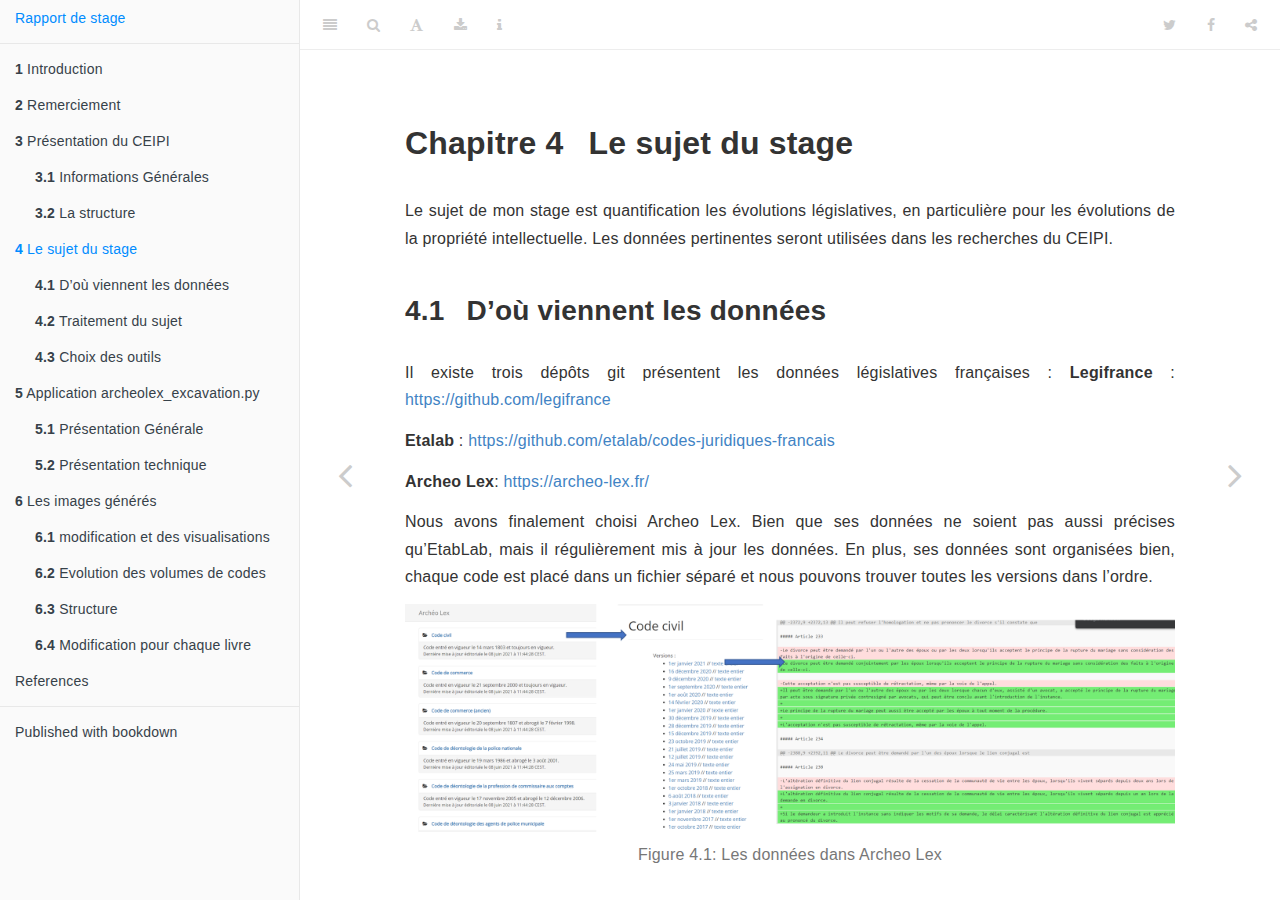
<file: Rapport/_book/Sujet.html>
<!DOCTYPE html>
<html lang="" xml:lang="">
<head>

  <meta charset="utf-8" />
  <meta http-equiv="X-UA-Compatible" content="IE=edge" />
  <title>Chapitre 4 Le sujet du stage | Rapport de stage</title>
  <meta name="description" content="This is a minimal example of using the bookdown package to write a book. The output format for this example is bookdown::gitbook." />
  <meta name="generator" content="bookdown 0.22 and GitBook 2.6.7" />

  <meta property="og:title" content="Chapitre 4 Le sujet du stage | Rapport de stage" />
  <meta property="og:type" content="book" />
  
  
  <meta property="og:description" content="This is a minimal example of using the bookdown package to write a book. The output format for this example is bookdown::gitbook." />
  

  <meta name="twitter:card" content="summary" />
  <meta name="twitter:title" content="Chapitre 4 Le sujet du stage | Rapport de stage" />
  
  <meta name="twitter:description" content="This is a minimal example of using the bookdown package to write a book. The output format for this example is bookdown::gitbook." />
  

<meta name="author" content="Yang YANG" />


<meta name="date" content="2021-06-10" />

  <meta name="viewport" content="width=device-width, initial-scale=1" />
  <meta name="apple-mobile-web-app-capable" content="yes" />
  <meta name="apple-mobile-web-app-status-bar-style" content="black" />
  
  
<link rel="prev" href="présentation-du-ceipi.html"/>
<link rel="next" href="Application.html"/>
<script src="libs/header-attrs-2.8/header-attrs.js"></script>
<script src="libs/jquery-2.2.3/jquery.min.js"></script>
<link href="libs/gitbook-2.6.7/css/style.css" rel="stylesheet" />
<link href="libs/gitbook-2.6.7/css/plugin-table.css" rel="stylesheet" />
<link href="libs/gitbook-2.6.7/css/plugin-bookdown.css" rel="stylesheet" />
<link href="libs/gitbook-2.6.7/css/plugin-highlight.css" rel="stylesheet" />
<link href="libs/gitbook-2.6.7/css/plugin-search.css" rel="stylesheet" />
<link href="libs/gitbook-2.6.7/css/plugin-fontsettings.css" rel="stylesheet" />
<link href="libs/gitbook-2.6.7/css/plugin-clipboard.css" rel="stylesheet" />









<link href="libs/anchor-sections-1.0.1/anchor-sections.css" rel="stylesheet" />
<script src="libs/anchor-sections-1.0.1/anchor-sections.js"></script>


<style type="text/css">
pre > code.sourceCode { white-space: pre; position: relative; }
pre > code.sourceCode > span { display: inline-block; line-height: 1.25; }
pre > code.sourceCode > span:empty { height: 1.2em; }
code.sourceCode > span { color: inherit; text-decoration: inherit; }
pre.sourceCode { margin: 0; }
@media screen {
div.sourceCode { overflow: auto; }
}
@media print {
pre > code.sourceCode { white-space: pre-wrap; }
pre > code.sourceCode > span { text-indent: -5em; padding-left: 5em; }
}
pre.numberSource code
  { counter-reset: source-line 0; }
pre.numberSource code > span
  { position: relative; left: -4em; counter-increment: source-line; }
pre.numberSource code > span > a:first-child::before
  { content: counter(source-line);
    position: relative; left: -1em; text-align: right; vertical-align: baseline;
    border: none; display: inline-block;
    -webkit-touch-callout: none; -webkit-user-select: none;
    -khtml-user-select: none; -moz-user-select: none;
    -ms-user-select: none; user-select: none;
    padding: 0 4px; width: 4em;
    color: #aaaaaa;
  }
pre.numberSource { margin-left: 3em; border-left: 1px solid #aaaaaa;  padding-left: 4px; }
div.sourceCode
  {   }
@media screen {
pre > code.sourceCode > span > a:first-child::before { text-decoration: underline; }
}
code span.al { color: #ff0000; font-weight: bold; } /* Alert */
code span.an { color: #60a0b0; font-weight: bold; font-style: italic; } /* Annotation */
code span.at { color: #7d9029; } /* Attribute */
code span.bn { color: #40a070; } /* BaseN */
code span.bu { } /* BuiltIn */
code span.cf { color: #007020; font-weight: bold; } /* ControlFlow */
code span.ch { color: #4070a0; } /* Char */
code span.cn { color: #880000; } /* Constant */
code span.co { color: #60a0b0; font-style: italic; } /* Comment */
code span.cv { color: #60a0b0; font-weight: bold; font-style: italic; } /* CommentVar */
code span.do { color: #ba2121; font-style: italic; } /* Documentation */
code span.dt { color: #902000; } /* DataType */
code span.dv { color: #40a070; } /* DecVal */
code span.er { color: #ff0000; font-weight: bold; } /* Error */
code span.ex { } /* Extension */
code span.fl { color: #40a070; } /* Float */
code span.fu { color: #06287e; } /* Function */
code span.im { } /* Import */
code span.in { color: #60a0b0; font-weight: bold; font-style: italic; } /* Information */
code span.kw { color: #007020; font-weight: bold; } /* Keyword */
code span.op { color: #666666; } /* Operator */
code span.ot { color: #007020; } /* Other */
code span.pp { color: #bc7a00; } /* Preprocessor */
code span.sc { color: #4070a0; } /* SpecialChar */
code span.ss { color: #bb6688; } /* SpecialString */
code span.st { color: #4070a0; } /* String */
code span.va { color: #19177c; } /* Variable */
code span.vs { color: #4070a0; } /* VerbatimString */
code span.wa { color: #60a0b0; font-weight: bold; font-style: italic; } /* Warning */
</style>


<link rel="stylesheet" href="style.css" type="text/css" />
</head>

<body>



  <div class="book without-animation with-summary font-size-2 font-family-1" data-basepath=".">

    <div class="book-summary">
      <nav role="navigation">

<ul class="summary">
<li><a href="./">Rapport de stage</a></li>

<li class="divider"></li>
<li class="chapter" data-level="1" data-path="index.html"><a href="index.html"><i class="fa fa-check"></i><b>1</b> Introduction</a></li>
<li class="chapter" data-level="2" data-path="Remerc.html"><a href="Remerc.html"><i class="fa fa-check"></i><b>2</b> Remerciement</a></li>
<li class="chapter" data-level="3" data-path="présentation-du-ceipi.html"><a href="présentation-du-ceipi.html"><i class="fa fa-check"></i><b>3</b> Présentation du CEIPI</a>
<ul>
<li class="chapter" data-level="3.1" data-path="présentation-du-ceipi.html"><a href="présentation-du-ceipi.html#informations-générales"><i class="fa fa-check"></i><b>3.1</b> Informations Générales</a></li>
<li class="chapter" data-level="3.2" data-path="présentation-du-ceipi.html"><a href="présentation-du-ceipi.html#la-structure"><i class="fa fa-check"></i><b>3.2</b> La structure</a></li>
</ul></li>
<li class="chapter" data-level="4" data-path="Sujet.html"><a href="Sujet.html"><i class="fa fa-check"></i><b>4</b> Le sujet du stage</a>
<ul>
<li class="chapter" data-level="4.1" data-path="Sujet.html"><a href="Sujet.html#doù-viennent-les-données"><i class="fa fa-check"></i><b>4.1</b> D’où viennent les données</a></li>
<li class="chapter" data-level="4.2" data-path="Sujet.html"><a href="Sujet.html#traitement-du-sujet"><i class="fa fa-check"></i><b>4.2</b> Traitement du sujet</a></li>
<li class="chapter" data-level="4.3" data-path="Sujet.html"><a href="Sujet.html#choix-des-outils"><i class="fa fa-check"></i><b>4.3</b> Choix des outils</a>
<ul>
<li class="chapter" data-level="4.3.1" data-path="Sujet.html"><a href="Sujet.html#langage"><i class="fa fa-check"></i><b>4.3.1</b> Langage</a></li>
<li class="chapter" data-level="4.3.2" data-path="Sujet.html"><a href="Sujet.html#ide"><i class="fa fa-check"></i><b>4.3.2</b> IDE</a></li>
</ul></li>
</ul></li>
<li class="chapter" data-level="5" data-path="Application.html"><a href="Application.html"><i class="fa fa-check"></i><b>5</b> Application archeolex_excavation.py</a>
<ul>
<li class="chapter" data-level="5.1" data-path="Application.html"><a href="Application.html#présentation-générale"><i class="fa fa-check"></i><b>5.1</b> Présentation Générale</a>
<ul>
<li class="chapter" data-level="5.1.1" data-path="Application.html"><a href="Application.html#les-paramètres"><i class="fa fa-check"></i><b>5.1.1</b> Les paramètres</a></li>
</ul></li>
<li class="chapter" data-level="5.2" data-path="Application.html"><a href="Application.html#présentation-technique"><i class="fa fa-check"></i><b>5.2</b> Présentation technique</a>
<ul>
<li class="chapter" data-level="5.2.1" data-path="Application.html"><a href="Application.html#la-structure-des-codes"><i class="fa fa-check"></i><b>5.2.1</b> La structure des codes</a></li>
<li class="chapter" data-level="5.2.2" data-path="Application.html"><a href="Application.html#problèmes-rencontrés-et-solution"><i class="fa fa-check"></i><b>5.2.2</b> problèmes rencontrés et solution</a></li>
</ul></li>
</ul></li>
<li class="chapter" data-level="6" data-path="Images.html"><a href="Images.html"><i class="fa fa-check"></i><b>6</b> Les images générés</a>
<ul>
<li class="chapter" data-level="6.1" data-path="Images.html"><a href="Images.html#modification-et-des-visualisations"><i class="fa fa-check"></i><b>6.1</b> modification et des visualisations</a>
<ul>
<li class="chapter" data-level="6.1.1" data-path="Images.html"><a href="Images.html#liste-des-codes-et-modifications"><i class="fa fa-check"></i><b>6.1.1</b> Liste des codes et modifications</a></li>
<li class="chapter" data-level="6.1.2" data-path="Images.html"><a href="Images.html#pourcentage-de-différents-types-de-modifications"><i class="fa fa-check"></i><b>6.1.2</b> Pourcentage de différents types de modifications</a></li>
<li class="chapter" data-level="6.1.3" data-path="Images.html"><a href="Images.html#nombre-de-modifications-de-chaque-année"><i class="fa fa-check"></i><b>6.1.3</b> Nombre de modifications de chaque année</a></li>
<li class="chapter" data-level="6.1.4" data-path="Images.html"><a href="Images.html#etat-actuel"><i class="fa fa-check"></i><b>6.1.4</b> Etat actuel</a></li>
<li class="chapter" data-level="6.1.5" data-path="Images.html"><a href="Images.html#nombre-modifications-par-articles"><i class="fa fa-check"></i><b>6.1.5</b> Nombre modifications par articles</a></li>
<li class="chapter" data-level="6.1.6" data-path="Images.html"><a href="Images.html#evolution-de-nombre-de-modifications"><i class="fa fa-check"></i><b>6.1.6</b> Evolution de nombre de modifications</a></li>
</ul></li>
<li class="chapter" data-level="6.2" data-path="Images.html"><a href="Images.html#evolution-des-volumes-de-codes"><i class="fa fa-check"></i><b>6.2</b> Evolution des volumes de codes</a>
<ul>
<li class="chapter" data-level="6.2.1" data-path="Images.html"><a href="Images.html#nombre-de-mots"><i class="fa fa-check"></i><b>6.2.1</b> Nombre de mots</a></li>
<li class="chapter" data-level="6.2.2" data-path="Images.html"><a href="Images.html#nombre-de-lignes"><i class="fa fa-check"></i><b>6.2.2</b> Nombre de lignes</a></li>
<li class="chapter" data-level="6.2.3" data-path="Images.html"><a href="Images.html#nombre-darticle"><i class="fa fa-check"></i><b>6.2.3</b> Nombre d’article</a></li>
<li class="chapter" data-level="6.2.4" data-path="Images.html"><a href="Images.html#nombre-moyen-de-lignes-dun-article"><i class="fa fa-check"></i><b>6.2.4</b> Nombre moyen de lignes d’un article</a></li>
<li class="chapter" data-level="6.2.5" data-path="Images.html"><a href="Images.html#nombre-moyen-de-mots-dun-article"><i class="fa fa-check"></i><b>6.2.5</b> Nombre moyen de mots d’un article</a></li>
<li class="chapter" data-level="6.2.6" data-path="Images.html"><a href="Images.html#nombre-moyen-de-mots-dune-ligne"><i class="fa fa-check"></i><b>6.2.6</b> Nombre moyen de mots d’une ligne</a></li>
</ul></li>
<li class="chapter" data-level="6.3" data-path="Images.html"><a href="Images.html#structure"><i class="fa fa-check"></i><b>6.3</b> Structure</a>
<ul>
<li class="chapter" data-level="6.3.1" data-path="Images.html"><a href="Images.html#législative-vs.-réglementaire"><i class="fa fa-check"></i><b>6.3.1</b> Législative vs. Réglementaire</a></li>
<li class="chapter" data-level="6.3.2" data-path="Images.html"><a href="Images.html#arborescence"><i class="fa fa-check"></i><b>6.3.2</b> Arborescence</a></li>
</ul></li>
<li class="chapter" data-level="6.4" data-path="Images.html"><a href="Images.html#modification-pour-chaque-livre"><i class="fa fa-check"></i><b>6.4</b> Modification pour chaque livre</a>
<ul>
<li class="chapter" data-level="6.4.1" data-path="Images.html"><a href="Images.html#code-de-léducation"><i class="fa fa-check"></i><b>6.4.1</b> Code de l’éducation</a></li>
<li class="chapter" data-level="6.4.2" data-path="Images.html"><a href="Images.html#code-de-la-propriété-intellectuelle"><i class="fa fa-check"></i><b>6.4.2</b> Code de la propriété intellectuelle</a></li>
</ul></li>
</ul></li>
<li class="chapter" data-level="" data-path="references.html"><a href="references.html"><i class="fa fa-check"></i>References</a></li>
<li class="divider"></li>
<li><a href="https://github.com/rstudio/bookdown" target="blank">Published with bookdown</a></li>

</ul>

      </nav>
    </div>

    <div class="book-body">
      <div class="body-inner">
        <div class="book-header" role="navigation">
          <h1>
            <i class="fa fa-circle-o-notch fa-spin"></i><a href="./">Rapport de stage</a>
          </h1>
        </div>

        <div class="page-wrapper" tabindex="-1" role="main">
          <div class="page-inner">

            <section class="normal" id="section-">
<div id="Sujet" class="section level1" number="4">
<h1><span class="header-section-number">Chapitre 4</span> Le sujet du stage</h1>
<p>Le sujet de mon stage est quantification les évolutions législatives, en particulière pour les évolutions de la propriété intellectuelle. Les données pertinentes seront utilisées dans les recherches du CEIPI.</p>
<div id="doù-viennent-les-données" class="section level2" number="4.1">
<h2><span class="header-section-number">4.1</span> D’où viennent les données</h2>
<p>Il existe trois dépôts git présentent les données législatives françaises :
<strong>Legifrance</strong> : <a href="https://github.com/legifrance" class="uri">https://github.com/legifrance</a></p>
<p><strong>Etalab</strong> : <a href="https://github.com/etalab/codes-juridiques-francais" class="uri">https://github.com/etalab/codes-juridiques-francais</a></p>
<p><strong>Archeo Lex</strong>: <a href="https://archeo-lex.fr/" class="uri">https://archeo-lex.fr/</a></p>
<p>Nous avons finalement choisi Archeo Lex. Bien que ses données ne soient pas aussi précises qu’EtabLab, mais il régulièrement mis à jour les données. En plus, ses données sont organisées bien, chaque code est placé dans un fichier séparé et nous pouvons trouver toutes les versions dans l’ordre.</p>
<div class="figure" style="text-align: center"><span id="fig:ArcheoLex"></span>
<img src="images/archeoLex_Structure.png" alt="Les données dans Archeo Lex" width="982" />
<p class="caption">
Figure 4.1: Les données dans Archeo Lex
</p>
</div>
</div>
<div id="traitement-du-sujet" class="section level2" number="4.2">
<h2><span class="header-section-number">4.2</span> Traitement du sujet</h2>
<p>Après discussion, le stage a été divisé en deux parties.
L’un est l’exploration de données, dont le but est de créer une application qui peuvent générer des documents csv différentes en modifiant la ligne de commande.</p>
<p>L’autre est la visualisation des données.</p>
</div>
<div id="choix-des-outils" class="section level2" number="4.3">
<h2><span class="header-section-number">4.3</span> Choix des outils</h2>
<div id="langage" class="section level3" number="4.3.1">
<h3><span class="header-section-number">4.3.1</span> Langage</h3>
<p>1.<strong>Python</strong> : nous avons choisi python comme langage d’exploration de données, car il contient de nombreux packages pouvant être appelés et il n’est pas difficile à apprendre.
Parmi eux, le package le plus important que nous utilisons est git-python*, qui peut être utilisé pour</p>
<p>2.<strong>R et Rmd</strong>: Nous avons choisi R comme langage de dessin. tidyverse, ggraphe et igraphe sont les plus fréquemment utilisés parmi les nombreux packages du langage R. La partie de code de R est stockée sous la forme d’un fichier Rmd, et le rapport que vous en train de lire et la diapositive de la soutenance sont tous générés par le fichier Rmd.</p>
</div>
<div id="ide" class="section level3" number="4.3.2">
<h3><span class="header-section-number">4.3.2</span> IDE</h3>
<p>1.<strong>Vscode</strong> : l’outil d’environnement de développement le plus populaire. Il est très flexible et il est aussi techniquement abouti et très stable, je l’ai utilisé pour développer l’application python.</p>
<p>2.<strong>Rstudio</strong>: un environnement de développement gratuit, libre et multiplateforme pour R.il sert au traitement de données et à l’analyse statistique</p>

</div>
</div>
</div>
            </section>

          </div>
        </div>
      </div>
<a href="présentation-du-ceipi.html" class="navigation navigation-prev " aria-label="Previous page"><i class="fa fa-angle-left"></i></a>
<a href="Application.html" class="navigation navigation-next " aria-label="Next page"><i class="fa fa-angle-right"></i></a>
    </div>
  </div>
<script src="libs/gitbook-2.6.7/js/app.min.js"></script>
<script src="libs/gitbook-2.6.7/js/lunr.js"></script>
<script src="libs/gitbook-2.6.7/js/clipboard.min.js"></script>
<script src="libs/gitbook-2.6.7/js/plugin-search.js"></script>
<script src="libs/gitbook-2.6.7/js/plugin-sharing.js"></script>
<script src="libs/gitbook-2.6.7/js/plugin-fontsettings.js"></script>
<script src="libs/gitbook-2.6.7/js/plugin-bookdown.js"></script>
<script src="libs/gitbook-2.6.7/js/jquery.highlight.js"></script>
<script src="libs/gitbook-2.6.7/js/plugin-clipboard.js"></script>
<script>
gitbook.require(["gitbook"], function(gitbook) {
gitbook.start({
"sharing": {
"github": false,
"facebook": true,
"twitter": true,
"linkedin": false,
"weibo": false,
"instapaper": false,
"vk": false,
"whatsapp": false,
"all": ["facebook", "twitter", "linkedin", "weibo", "instapaper"]
},
"fontsettings": {
"theme": "white",
"family": "sans",
"size": 2
},
"edit": {
"link": null,
"text": null
},
"history": {
"link": null,
"text": null
},
"view": {
"link": null,
"text": null
},
"download": ["Rapport.pdf", "Rapport.epub"],
"toc": {
"collapse": "subsection"
}
});
});
</script>

</body>

</html>
</file>
<file: Rapport/_book/libs/gitbook-2.6.7/css/plugin-table.css>
.book .book-body .page-wrapper .page-inner section.normal table{display:table;width:100%;border-collapse:collapse;border-spacing:0;overflow:auto}.book .book-body .page-wrapper .page-inner section.normal table td,.book .book-body .page-wrapper .page-inner section.normal table th{padding:6px 13px;border:1px solid #ddd}.book .book-body .page-wrapper .page-inner section.normal table tr{background-color:#fff;border-top:1px solid #ccc}.book .book-body .page-wrapper .page-inner section.normal table tr:nth-child(2n){background-color:#f8f8f8}.book .book-body .page-wrapper .page-inner section.normal table th{font-weight:700}
</file>
<file: Rapport/_book/libs/gitbook-2.6.7/css/plugin-bookdown.css>
.book .book-header h1 {
  padding-left: 20px;
  padding-right: 20px;
}
.book .book-header.fixed {
  position: fixed;
  right: 0;
  top: 0;
  left: 0;
  border-bottom: 1px solid rgba(0,0,0,.07);
}
span.search-highlight {
  background-color: #ffff88;
}
@media (min-width: 600px) {
  .book.with-summary .book-header.fixed {
    left: 300px;
  }
}
@media (max-width: 1240px) {
  .book .book-body.fixed {
    top: 50px;
  }
  .book .book-body.fixed .body-inner {
    top: auto;
  }
}
@media (max-width: 600px) {
  .book.with-summary .book-header.fixed {
    left: calc(100% - 60px);
    min-width: 300px;
  }
  .book.with-summary .book-body {
    transform: none;
    left: calc(100% - 60px);
    min-width: 300px;
  }
  .book .book-body.fixed {
    top: 0;
  }
}

.book .book-body.fixed .body-inner {
  top: 50px;
}
.book .book-body .page-wrapper .page-inner section.normal sub, .book .book-body .page-wrapper .page-inner section.normal sup {
  font-size: 85%;
}

@media print {
  .book .book-summary, .book .book-body .book-header, .fa {
    display: none !important;
  }
  .book .book-body.fixed {
    left: 0px;
  }
  .book .book-body,.book .book-body .body-inner, .book.with-summary {
    overflow: visible !important;
  }
}
.kable_wrapper {
  border-spacing: 20px 0;
  border-collapse: separate;
  border: none;
  margin: auto;
}
.kable_wrapper > tbody > tr > td {
  vertical-align: top;
}
.book .book-body .page-wrapper .page-inner section.normal table tr.header {
  border-top-width: 2px;
}
.book .book-body .page-wrapper .page-inner section.normal table tr:last-child td {
  border-bottom-width: 2px;
}
.book .book-body .page-wrapper .page-inner section.normal table td, .book .book-body .page-wrapper .page-inner section.normal table th {
  border-left: none;
  border-right: none;
}
.book .book-body .page-wrapper .page-inner section.normal table.kable_wrapper > tbody > tr, .book .book-body .page-wrapper .page-inner section.normal table.kable_wrapper > tbody > tr > td {
  border-top: none;
}
.book .book-body .page-wrapper .page-inner section.normal table.kable_wrapper > tbody > tr:last-child > td {
    border-bottom: none;
}

div.theorem, div.lemma, div.corollary, div.proposition, div.conjecture {
  font-style: italic;
}
span.theorem, span.lemma, span.corollary, span.proposition, span.conjecture {
  font-style: normal;
}
div.proof>*:last-child:after {
  content: "\25a2";
  float: right;
}
.header-section-number {
  padding-right: .5em;
}
</file>
<file: Rapport/_book/libs/gitbook-2.6.7/css/plugin-highlight.css>
.book .book-body .page-wrapper .page-inner section.normal pre,
.book .book-body .page-wrapper .page-inner section.normal code {
  /* http://jmblog.github.com/color-themes-for-google-code-highlightjs */
  /* Tomorrow Comment */
  /* Tomorrow Red */
  /* Tomorrow Orange */
  /* Tomorrow Yellow */
  /* Tomorrow Green */
  /* Tomorrow Aqua */
  /* Tomorrow Blue */
  /* Tomorrow Purple */
}
.book .book-body .page-wrapper .page-inner section.normal pre .hljs-comment,
.book .book-body .page-wrapper .page-inner section.normal code .hljs-comment,
.book .book-body .page-wrapper .page-inner section.normal pre .hljs-title,
.book .book-body .page-wrapper .page-inner section.normal code .hljs-title {
  color: #8e908c;
}
.book .book-body .page-wrapper .page-inner section.normal pre .hljs-variable,
.book .book-body .page-wrapper .page-inner section.normal code .hljs-variable,
.book .book-body .page-wrapper .page-inner section.normal pre .hljs-attribute,
.book .book-body .page-wrapper .page-inner section.normal code .hljs-attribute,
.book .book-body .page-wrapper .page-inner section.normal pre .hljs-tag,
.book .book-body .page-wrapper .page-inner section.normal code .hljs-tag,
.book .book-body .page-wrapper .page-inner section.normal pre .hljs-regexp,
.book .book-body .page-wrapper .page-inner section.normal code .hljs-regexp,
.book .book-body .page-wrapper .page-inner section.normal pre .ruby .hljs-constant,
.book .book-body .page-wrapper .page-inner section.normal code .ruby .hljs-constant,
.book .book-body .page-wrapper .page-inner section.normal pre .xml .hljs-tag .hljs-title,
.book .book-body .page-wrapper .page-inner section.normal code .xml .hljs-tag .hljs-title,
.book .book-body .page-wrapper .page-inner section.normal pre .xml .hljs-pi,
.book .book-body .page-wrapper .page-inner section.normal code .xml .hljs-pi,
.book .book-body .page-wrapper .page-inner section.normal pre .xml .hljs-doctype,
.book .book-body .page-wrapper .page-inner section.normal code .xml .hljs-doctype,
.book .book-body .page-wrapper .page-inner section.normal pre .html .hljs-doctype,
.book .book-body .page-wrapper .page-inner section.normal code .html .hljs-doctype,
.book .book-body .page-wrapper .page-inner section.normal pre .css .hljs-id,
.book .book-body .page-wrapper .page-inner section.normal code .css .hljs-id,
.book .book-body .page-wrapper .page-inner section.normal pre .css .hljs-class,
.book .book-body .page-wrapper .page-inner section.normal code .css .hljs-class,
.book .book-body .page-wrapper .page-inner section.normal pre .css .hljs-pseudo,
.book .book-body .page-wrapper .page-inner section.normal code .css .hljs-pseudo {
  color: #c82829;
}
.book .book-body .page-wrapper .page-inner section.normal pre .hljs-number,
.book .book-body .page-wrapper .page-inner section.normal code .hljs-number,
.book .book-body .page-wrapper .page-inner section.normal pre .hljs-preprocessor,
.book .book-body .page-wrapper .page-inner section.normal code .hljs-preprocessor,
.book .book-body .page-wrapper .page-inner section.normal pre .hljs-pragma,
.book .book-body .page-wrapper .page-inner section.normal code .hljs-pragma,
.book .book-body .page-wrapper .page-inner section.normal pre .hljs-built_in,
.book .book-body .page-wrapper .page-inner section.normal code .hljs-built_in,
.book .book-body .page-wrapper .page-inner section.normal pre .hljs-literal,
.book .book-body .page-wrapper .page-inner section.normal code .hljs-literal,
.book .book-body .page-wrapper .page-inner section.normal pre .hljs-params,
.book .book-body .page-wrapper .page-inner section.normal code .hljs-params,
.book .book-body .page-wrapper .page-inner section.normal pre .hljs-constant,
.book .book-body .page-wrapper .page-inner section.normal code .hljs-constant {
  color: #f5871f;
}
.book .book-body .page-wrapper .page-inner section.normal pre .ruby .hljs-class .hljs-title,
.book .book-body .page-wrapper .page-inner section.normal code .ruby .hljs-class .hljs-title,
.book .book-body .page-wrapper .page-inner section.normal pre .css .hljs-rules .hljs-attribute,
.book .book-body .page-wrapper .page-inner section.normal code .css .hljs-rules .hljs-attribute {
  color: #eab700;
}
.book .book-body .page-wrapper .page-inner section.normal pre .hljs-string,
.book .book-body .page-wrapper .page-inner section.normal code .hljs-string,
.book .book-body .page-wrapper .page-inner section.normal pre .hljs-value,
.book .book-body .page-wrapper .page-inner section.normal code .hljs-value,
.book .book-body .page-wrapper .page-inner section.normal pre .hljs-inheritance,
.book .book-body .page-wrapper .page-inner section.normal code .hljs-inheritance,
.book .book-body .page-wrapper .page-inner section.normal pre .hljs-header,
.book .book-body .page-wrapper .page-inner section.normal code .hljs-header,
.book .book-body .page-wrapper .page-inner section.normal pre .ruby .hljs-symbol,
.book .book-body .page-wrapper .page-inner section.normal code .ruby .hljs-symbol,
.book .book-body .page-wrapper .page-inner section.normal pre .xml .hljs-cdata,
.book .book-body .page-wrapper .page-inner section.normal code .xml .hljs-cdata {
  color: #718c00;
}
.book .book-body .page-wrapper .page-inner section.normal pre .css .hljs-hexcolor,
.book .book-body .page-wrapper .page-inner section.normal code .css .hljs-hexcolor {
  color: #3e999f;
}
.book .book-body .page-wrapper .page-inner section.normal pre .hljs-function,
.book .book-body .page-wrapper .page-inner section.normal code .hljs-function,
.book .book-body .page-wrapper .page-inner section.normal pre .python .hljs-decorator,
.book .book-body .page-wrapper .page-inner section.normal code .python .hljs-decorator,
.book .book-body .page-wrapper .page-inner section.normal pre .python .hljs-title,
.book .book-body .page-wrapper .page-inner section.normal code .python .hljs-title,
.book .book-body .page-wrapper .page-inner section.normal pre .ruby .hljs-function .hljs-title,
.book .book-body .page-wrapper .page-inner section.normal code .ruby .hljs-function .hljs-title,
.book .book-body .page-wrapper .page-inner section.normal pre .ruby .hljs-title .hljs-keyword,
.book .book-body .page-wrapper .page-inner section.normal code .ruby .hljs-title .hljs-keyword,
.book .book-body .page-wrapper .page-inner section.normal pre .perl .hljs-sub,
.book .book-body .page-wrapper .page-inner section.normal code .perl .hljs-sub,
.book .book-body .page-wrapper .page-inner section.normal pre .javascript .hljs-title,
.book .book-body .page-wrapper .page-inner section.normal code .javascript .hljs-title,
.book .book-body .page-wrapper .page-inner section.normal pre .coffeescript .hljs-title,
.book .book-body .page-wrapper .page-inner section.normal code .coffeescript .hljs-title {
  color: #4271ae;
}
.book .book-body .page-wrapper .page-inner section.normal pre .hljs-keyword,
.book .book-body .page-wrapper .page-inner section.normal code .hljs-keyword,
.book .book-body .page-wrapper .page-inner section.normal pre .javascript .hljs-function,
.book .book-body .page-wrapper .page-inner section.normal code .javascript .hljs-function {
  color: #8959a8;
}
.book .book-body .page-wrapper .page-inner section.normal pre .hljs,
.book .book-body .page-wrapper .page-inner section.normal code .hljs {
  display: block;
  background: white;
  color: #4d4d4c;
  padding: 0.5em;
}
.book .book-body .page-wrapper .page-inner section.normal pre .coffeescript .javascript,
.book .book-body .page-wrapper .page-inner section.normal code .coffeescript .javascript,
.book .book-body .page-wrapper .page-inner section.normal pre .javascript .xml,
.book .book-body .page-wrapper .page-inner section.normal code .javascript .xml,
.book .book-body .page-wrapper .page-inner section.normal pre .tex .hljs-formula,
.book .book-body .page-wrapper .page-inner section.normal code .tex .hljs-formula,
.book .book-body .page-wrapper .page-inner section.normal pre .xml .javascript,
.book .book-body .page-wrapper .page-inner section.normal code .xml .javascript,
.book .book-body .page-wrapper .page-inner section.normal pre .xml .vbscript,
.book .book-body .page-wrapper .page-inner section.normal code .xml .vbscript,
.book .book-body .page-wrapper .page-inner section.normal pre .xml .css,
.book .book-body .page-wrapper .page-inner section.normal code .xml .css,
.book .book-body .page-wrapper .page-inner section.normal pre .xml .hljs-cdata,
.book .book-body .page-wrapper .page-inner section.normal code .xml .hljs-cdata {
  opacity: 0.5;
}
.book.color-theme-1 .book-body .page-wrapper .page-inner section.normal pre,
.book.color-theme-1 .book-body .page-wrapper .page-inner section.normal code {
  /*

Orginal Style from ethanschoonover.com/solarized (c) Jeremy Hull <sourdrums@gmail.com>

*/
  /* Solarized Green */
  /* Solarized Cyan */
  /* Solarized Blue */
  /* Solarized Yellow */
  /* Solarized Orange */
  /* Solarized Red */
  /* Solarized Violet */
}
.book.color-theme-1 .book-body .page-wrapper .page-inner section.normal pre .hljs,
.book.color-theme-1 .book-body .page-wrapper .page-inner section.normal code .hljs {
  display: block;
  padding: 0.5em;
  background: #fdf6e3;
  color: #657b83;
}
.book.color-theme-1 .book-body .page-wrapper .page-inner section.normal pre .hljs-comment,
.book.color-theme-1 .book-body .page-wrapper .page-inner section.normal code .hljs-comment,
.book.color-theme-1 .book-body .page-wrapper .page-inner section.normal pre .hljs-template_comment,
.book.color-theme-1 .book-body .page-wrapper .page-inner section.normal code .hljs-template_comment,
.book.color-theme-1 .book-body .page-wrapper .page-inner section.normal pre .diff .hljs-header,
.book.color-theme-1 .book-body .page-wrapper .page-inner section.normal code .diff .hljs-header,
.book.color-theme-1 .book-body .page-wrapper .page-inner section.normal pre .hljs-doctype,
.book.color-theme-1 .book-body .page-wrapper .page-inner section.normal code .hljs-doctype,
.book.color-theme-1 .book-body .page-wrapper .page-inner section.normal pre .hljs-pi,
.book.color-theme-1 .book-body .page-wrapper .page-inner section.normal code .hljs-pi,
.book.color-theme-1 .book-body .page-wrapper .page-inner section.normal pre .lisp .hljs-string,
.book.color-theme-1 .book-body .page-wrapper .page-inner section.normal code .lisp .hljs-string,
.book.color-theme-1 .book-body .page-wrapper .page-inner section.normal pre .hljs-javadoc,
.book.color-theme-1 .book-body .page-wrapper .page-inner section.normal code .hljs-javadoc {
  color: #93a1a1;
}
.book.color-theme-1 .book-body .page-wrapper .page-inner section.normal pre .hljs-keyword,
.book.color-theme-1 .book-body .page-wrapper .page-inner section.normal code .hljs-keyword,
.book.color-theme-1 .book-body .page-wrapper .page-inner section.normal pre .hljs-winutils,
.book.color-theme-1 .book-body .page-wrapper .page-inner section.normal code .hljs-winutils,
.book.color-theme-1 .book-body .page-wrapper .page-inner section.normal pre .method,
.book.color-theme-1 .book-body .page-wrapper .page-inner section.normal code .method,
.book.color-theme-1 .book-body .page-wrapper .page-inner section.normal pre .hljs-addition,
.book.color-theme-1 .book-body .page-wrapper .page-inner section.normal code .hljs-addition,
.book.color-theme-1 .book-body .page-wrapper .page-inner section.normal pre .css .hljs-tag,
.book.color-theme-1 .book-body .page-wrapper .page-inner section.normal code .css .hljs-tag,
.book.color-theme-1 .book-body .page-wrapper .page-inner section.normal pre .hljs-request,
.book.color-theme-1 .book-body .page-wrapper .page-inner section.normal code .hljs-request,
.book.color-theme-1 .book-body .page-wrapper .page-inner section.normal pre .hljs-status,
.book.color-theme-1 .book-body .page-wrapper .page-inner section.normal code .hljs-status,
.book.color-theme-1 .book-body .page-wrapper .page-inner section.normal pre .nginx .hljs-title,
.book.color-theme-1 .book-body .page-wrapper .page-inner section.normal code .nginx .hljs-title {
  color: #859900;
}
.book.color-theme-1 .book-body .page-wrapper .page-inner section.normal pre .hljs-number,
.book.color-theme-1 .book-body .page-wrapper .page-inner section.normal code .hljs-number,
.book.color-theme-1 .book-body .page-wrapper .page-inner section.normal pre .hljs-command,
.book.color-theme-1 .book-body .page-wrapper .page-inner section.normal code .hljs-command,
.book.color-theme-1 .book-body .page-wrapper .page-inner section.normal pre .hljs-string,
.book.color-theme-1 .book-body .page-wrapper .page-inner section.normal code .hljs-string,
.book.color-theme-1 .book-body .page-wrapper .page-inner section.normal pre .hljs-tag .hljs-value,
.book.color-theme-1 .book-body .page-wrapper .page-inner section.normal code .hljs-tag .hljs-value,
.book.color-theme-1 .book-body .page-wrapper .page-inner section.normal pre .hljs-rules .hljs-value,
.book.color-theme-1 .book-body .page-wrapper .page-inner section.normal code .hljs-rules .hljs-value,
.book.color-theme-1 .book-body .page-wrapper .page-inner section.normal pre .hljs-phpdoc,
.book.color-theme-1 .book-body .page-wrapper .page-inner section.normal code .hljs-phpdoc,
.book.color-theme-1 .book-body .page-wrapper .page-inner section.normal pre .tex .hljs-formula,
.book.color-theme-1 .book-body .page-wrapper .page-inner section.normal code .tex .hljs-formula,
.book.color-theme-1 .book-body .page-wrapper .page-inner section.normal pre .hljs-regexp,
.book.color-theme-1 .book-body .page-wrapper .page-inner section.normal code .hljs-regexp,
.book.color-theme-1 .book-body .page-wrapper .page-inner section.normal pre .hljs-hexcolor,
.book.color-theme-1 .book-body .page-wrapper .page-inner section.normal code .hljs-hexcolor,
.book.color-theme-1 .book-body .page-wrapper .page-inner section.normal pre .hljs-link_url,
.book.color-theme-1 .book-body .page-wrapper .page-inner section.normal code .hljs-link_url {
  color: #2aa198;
}
.book.color-theme-1 .book-body .page-wrapper .page-inner section.normal pre .hljs-title,
.book.color-theme-1 .book-body .page-wrapper .page-inner section.normal code .hljs-title,
.book.color-theme-1 .book-body .page-wrapper .page-inner section.normal pre .hljs-localvars,
.book.color-theme-1 .book-body .page-wrapper .page-inner section.normal code .hljs-localvars,
.book.color-theme-1 .book-body .page-wrapper .page-inner section.normal pre .hljs-chunk,
.book.color-theme-1 .book-body .page-wrapper .page-inner section.normal code .hljs-chunk,
.book.color-theme-1 .book-body .page-wrapper .page-inner section.normal pre .hljs-decorator,
.book.color-theme-1 .book-body .page-wrapper .page-inner section.normal code .hljs-decorator,
.book.color-theme-1 .book-body .page-wrapper .page-inner section.normal pre .hljs-built_in,
.book.color-theme-1 .book-body .page-wrapper .page-inner section.normal code .hljs-built_in,
.book.color-theme-1 .book-body .page-wrapper .page-inner section.normal pre .hljs-identifier,
.book.color-theme-1 .book-body .page-wrapper .page-inner section.normal code .hljs-identifier,
.book.color-theme-1 .book-body .page-wrapper .page-inner section.normal pre .vhdl .hljs-literal,
.book.color-theme-1 .book-body .page-wrapper .page-inner section.normal code .vhdl .hljs-literal,
.book.color-theme-1 .book-body .page-wrapper .page-inner section.normal pre .hljs-id,
.book.color-theme-1 .book-body .page-wrapper .page-inner section.normal code .hljs-id,
.book.color-theme-1 .book-body .page-wrapper .page-inner section.normal pre .css .hljs-function,
.book.color-theme-1 .book-body .page-wrapper .page-inner section.normal code .css .hljs-function {
  color: #268bd2;
}
.book.color-theme-1 .book-body .page-wrapper .page-inner section.normal pre .hljs-attribute,
.book.color-theme-1 .book-body .page-wrapper .page-inner section.normal code .hljs-attribute,
.book.color-theme-1 .book-body .page-wrapper .page-inner section.normal pre .hljs-variable,
.book.color-theme-1 .book-body .page-wrapper .page-inner section.normal code .hljs-variable,
.book.color-theme-1 .book-body .page-wrapper .page-inner section.normal pre .lisp .hljs-body,
.book.color-theme-1 .book-body .page-wrapper .page-inner section.normal code .lisp .hljs-body,
.book.color-theme-1 .book-body .page-wrapper .page-inner section.normal pre .smalltalk .hljs-number,
.book.color-theme-1 .book-body .page-wrapper .page-inner section.normal code .smalltalk .hljs-number,
.book.color-theme-1 .book-body .page-wrapper .page-inner section.normal pre .hljs-constant,
.book.color-theme-1 .book-body .page-wrapper .page-inner section.normal code .hljs-constant,
.book.color-theme-1 .book-body .page-wrapper .page-inner section.normal pre .hljs-class .hljs-title,
.book.color-theme-1 .book-body .page-wrapper .page-inner section.normal code .hljs-class .hljs-title,
.book.color-theme-1 .book-body .page-wrapper .page-inner section.normal pre .hljs-parent,
.book.color-theme-1 .book-body .page-wrapper .page-inner section.normal code .hljs-parent,
.book.color-theme-1 .book-body .page-wrapper .page-inner section.normal pre .haskell .hljs-type,
.book.color-theme-1 .book-body .page-wrapper .page-inner section.normal code .haskell .hljs-type,
.book.color-theme-1 .book-body .page-wrapper .page-inner section.normal pre .hljs-link_reference,
.book.color-theme-1 .book-body .page-wrapper .page-inner section.normal code .hljs-link_reference {
  color: #b58900;
}
.book.color-theme-1 .book-body .page-wrapper .page-inner section.normal pre .hljs-preprocessor,
.book.color-theme-1 .book-body .page-wrapper .page-inner section.normal code .hljs-preprocessor,
.book.color-theme-1 .book-body .page-wrapper .page-inner section.normal pre .hljs-preprocessor .hljs-keyword,
.book.color-theme-1 .book-body .page-wrapper .page-inner section.normal code .hljs-preprocessor .hljs-keyword,
.book.color-theme-1 .book-body .page-wrapper .page-inner section.normal pre .hljs-pragma,
.book.color-theme-1 .book-body .page-wrapper .page-inner section.normal code .hljs-pragma,
.book.color-theme-1 .book-body .page-wrapper .page-inner section.normal pre .hljs-shebang,
.book.color-theme-1 .book-body .page-wrapper .page-inner section.normal code .hljs-shebang,
.book.color-theme-1 .book-body .page-wrapper .page-inner section.normal pre .hljs-symbol,
.book.color-theme-1 .book-body .page-wrapper .page-inner section.normal code .hljs-symbol,
.book.color-theme-1 .book-body .page-wrapper .page-inner section.normal pre .hljs-symbol .hljs-string,
.book.color-theme-1 .book-body .page-wrapper .page-inner section.normal code .hljs-symbol .hljs-string,
.book.color-theme-1 .book-body .page-wrapper .page-inner section.normal pre .diff .hljs-change,
.book.color-theme-1 .book-body .page-wrapper .page-inner section.normal code .diff .hljs-change,
.book.color-theme-1 .book-body .page-wrapper .page-inner section.normal pre .hljs-special,
.book.color-theme-1 .book-body .page-wrapper .page-inner section.normal code .hljs-special,
.book.color-theme-1 .book-body .page-wrapper .page-inner section.normal pre .hljs-attr_selector,
.book.color-theme-1 .book-body .page-wrapper .page-inner section.normal code .hljs-attr_selector,
.book.color-theme-1 .book-body .page-wrapper .page-inner section.normal pre .hljs-subst,
.book.color-theme-1 .book-body .page-wrapper .page-inner section.normal code .hljs-subst,
.book.color-theme-1 .book-body .page-wrapper .page-inner section.normal pre .hljs-cdata,
.book.color-theme-1 .book-body .page-wrapper .page-inner section.normal code .hljs-cdata,
.book.color-theme-1 .book-body .page-wrapper .page-inner section.normal pre .clojure .hljs-title,
.book.color-theme-1 .book-body .page-wrapper .page-inner section.normal code .clojure .hljs-title,
.book.color-theme-1 .book-body .page-wrapper .page-inner section.normal pre .css .hljs-pseudo,
.book.color-theme-1 .book-body .page-wrapper .page-inner section.normal code .css .hljs-pseudo,
.book.color-theme-1 .book-body .page-wrapper .page-inner section.normal pre .hljs-header,
.book.color-theme-1 .book-body .page-wrapper .page-inner section.normal code .hljs-header {
  color: #cb4b16;
}
.book.color-theme-1 .book-body .page-wrapper .page-inner section.normal pre .hljs-deletion,
.book.color-theme-1 .book-body .page-wrapper .page-inner section.normal code .hljs-deletion,
.book.color-theme-1 .book-body .page-wrapper .page-inner section.normal pre .hljs-important,
.book.color-theme-1 .book-body .page-wrapper .page-inner section.normal code .hljs-important {
  color: #dc322f;
}
.book.color-theme-1 .book-body .page-wrapper .page-inner section.normal pre .hljs-link_label,
.book.color-theme-1 .book-body .page-wrapper .page-inner section.normal code .hljs-link_label {
  color: #6c71c4;
}
.book.color-theme-1 .book-body .page-wrapper .page-inner section.normal pre .tex .hljs-formula,
.book.color-theme-1 .book-body .page-wrapper .page-inner section.normal code .tex .hljs-formula {
  background: #eee8d5;
}
.book.color-theme-2 .book-body .page-wrapper .page-inner section.normal pre,
.book.color-theme-2 .book-body .page-wrapper .page-inner section.normal code {
  /* Tomorrow Night Bright Theme */
  /* Original theme - https://github.com/chriskempson/tomorrow-theme */
  /* http://jmblog.github.com/color-themes-for-google-code-highlightjs */
  /* Tomorrow Comment */
  /* Tomorrow Red */
  /* Tomorrow Orange */
  /* Tomorrow Yellow */
  /* Tomorrow Green */
  /* Tomorrow Aqua */
  /* Tomorrow Blue */
  /* Tomorrow Purple */
}
.book.color-theme-2 .book-body .page-wrapper .page-inner section.normal pre .hljs-comment,
.book.color-theme-2 .book-body .page-wrapper .page-inner section.normal code .hljs-comment,
.book.color-theme-2 .book-body .page-wrapper .page-inner section.normal pre .hljs-title,
.book.color-theme-2 .book-body .page-wrapper .page-inner section.normal code .hljs-title {
  color: #969896;
}
.book.color-theme-2 .book-body .page-wrapper .page-inner section.normal pre .hljs-variable,
.book.color-theme-2 .book-body .page-wrapper .page-inner section.normal code .hljs-variable,
.book.color-theme-2 .book-body .page-wrapper .page-inner section.normal pre .hljs-attribute,
.book.color-theme-2 .book-body .page-wrapper .page-inner section.normal code .hljs-attribute,
.book.color-theme-2 .book-body .page-wrapper .page-inner section.normal pre .hljs-tag,
.book.color-theme-2 .book-body .page-wrapper .page-inner section.normal code .hljs-tag,
.book.color-theme-2 .book-body .page-wrapper .page-inner section.normal pre .hljs-regexp,
.book.color-theme-2 .book-body .page-wrapper .page-inner section.normal code .hljs-regexp,
.book.color-theme-2 .book-body .page-wrapper .page-inner section.normal pre .ruby .hljs-constant,
.book.color-theme-2 .book-body .page-wrapper .page-inner section.normal code .ruby .hljs-constant,
.book.color-theme-2 .book-body .page-wrapper .page-inner section.normal pre .xml .hljs-tag .hljs-title,
.book.color-theme-2 .book-body .page-wrapper .page-inner section.normal code .xml .hljs-tag .hljs-title,
.book.color-theme-2 .book-body .page-wrapper .page-inner section.normal pre .xml .hljs-pi,
.book.color-theme-2 .book-body .page-wrapper .page-inner section.normal code .xml .hljs-pi,
.book.color-theme-2 .book-body .page-wrapper .page-inner section.normal pre .xml .hljs-doctype,
.book.color-theme-2 .book-body .page-wrapper .page-inner section.normal code .xml .hljs-doctype,
.book.color-theme-2 .book-body .page-wrapper .page-inner section.normal pre .html .hljs-doctype,
.book.color-theme-2 .book-body .page-wrapper .page-inner section.normal code .html .hljs-doctype,
.book.color-theme-2 .book-body .page-wrapper .page-inner section.normal pre .css .hljs-id,
.book.color-theme-2 .book-body .page-wrapper .page-inner section.normal code .css .hljs-id,
.book.color-theme-2 .book-body .page-wrapper .page-inner section.normal pre .css .hljs-class,
.book.color-theme-2 .book-body .page-wrapper .page-inner section.normal code .css .hljs-class,
.book.color-theme-2 .book-body .page-wrapper .page-inner section.normal pre .css .hljs-pseudo,
.book.color-theme-2 .book-body .page-wrapper .page-inner section.normal code .css .hljs-pseudo {
  color: #d54e53;
}
.book.color-theme-2 .book-body .page-wrapper .page-inner section.normal pre .hljs-number,
.book.color-theme-2 .book-body .page-wrapper .page-inner section.normal code .hljs-number,
.book.color-theme-2 .book-body .page-wrapper .page-inner section.normal pre .hljs-preprocessor,
.book.color-theme-2 .book-body .page-wrapper .page-inner section.normal code .hljs-preprocessor,
.book.color-theme-2 .book-body .page-wrapper .page-inner section.normal pre .hljs-pragma,
.book.color-theme-2 .book-body .page-wrapper .page-inner section.normal code .hljs-pragma,
.book.color-theme-2 .book-body .page-wrapper .page-inner section.normal pre .hljs-built_in,
.book.color-theme-2 .book-body .page-wrapper .page-inner section.normal code .hljs-built_in,
.book.color-theme-2 .book-body .page-wrapper .page-inner section.normal pre .hljs-literal,
.book.color-theme-2 .book-body .page-wrapper .page-inner section.normal code .hljs-literal,
.book.color-theme-2 .book-body .page-wrapper .page-inner section.normal pre .hljs-params,
.book.color-theme-2 .book-body .page-wrapper .page-inner section.normal code .hljs-params,
.book.color-theme-2 .book-body .page-wrapper .page-inner section.normal pre .hljs-constant,
.book.color-theme-2 .book-body .page-wrapper .page-inner section.normal code .hljs-constant {
  color: #e78c45;
}
.book.color-theme-2 .book-body .page-wrapper .page-inner section.normal pre .ruby .hljs-class .hljs-title,
.book.color-theme-2 .book-body .page-wrapper .page-inner section.normal code .ruby .hljs-class .hljs-title,
.book.color-theme-2 .book-body .page-wrapper .page-inner section.normal pre .css .hljs-rules .hljs-attribute,
.book.color-theme-2 .book-body .page-wrapper .page-inner section.normal code .css .hljs-rules .hljs-attribute {
  color: #e7c547;
}
.book.color-theme-2 .book-body .page-wrapper .page-inner section.normal pre .hljs-string,
.book.color-theme-2 .book-body .page-wrapper .page-inner section.normal code .hljs-string,
.book.color-theme-2 .book-body .page-wrapper .page-inner section.normal pre .hljs-value,
.book.color-theme-2 .book-body .page-wrapper .page-inner section.normal code .hljs-value,
.book.color-theme-2 .book-body .page-wrapper .page-inner section.normal pre .hljs-inheritance,
.book.color-theme-2 .book-body .page-wrapper .page-inner section.normal code .hljs-inheritance,
.book.color-theme-2 .book-body .page-wrapper .page-inner section.normal pre .hljs-header,
.book.color-theme-2 .book-body .page-wrapper .page-inner section.normal code .hljs-header,
.book.color-theme-2 .book-body .page-wrapper .page-inner section.normal pre .ruby .hljs-symbol,
.book.color-theme-2 .book-body .page-wrapper .page-inner section.normal code .ruby .hljs-symbol,
.book.color-theme-2 .book-body .page-wrapper .page-inner section.normal pre .xml .hljs-cdata,
.book.color-theme-2 .book-body .page-wrapper .page-inner section.normal code .xml .hljs-cdata {
  color: #b9ca4a;
}
.book.color-theme-2 .book-body .page-wrapper .page-inner section.normal pre .css .hljs-hexcolor,
.book.color-theme-2 .book-body .page-wrapper .page-inner section.normal code .css .hljs-hexcolor {
  color: #70c0b1;
}
.book.color-theme-2 .book-body .page-wrapper .page-inner section.normal pre .hljs-function,
.book.color-theme-2 .book-body .page-wrapper .page-inner section.normal code .hljs-function,
.book.color-theme-2 .book-body .page-wrapper .page-inner section.normal pre .python .hljs-decorator,
.book.color-theme-2 .book-body .page-wrapper .page-inner section.normal code .python .hljs-decorator,
.book.color-theme-2 .book-body .page-wrapper .page-inner section.normal pre .python .hljs-title,
.book.color-theme-2 .book-body .page-wrapper .page-inner section.normal code .python .hljs-title,
.book.color-theme-2 .book-body .page-wrapper .page-inner section.normal pre .ruby .hljs-function .hljs-title,
.book.color-theme-2 .book-body .page-wrapper .page-inner section.normal code .ruby .hljs-function .hljs-title,
.book.color-theme-2 .book-body .page-wrapper .page-inner section.normal pre .ruby .hljs-title .hljs-keyword,
.book.color-theme-2 .book-body .page-wrapper .page-inner section.normal code .ruby .hljs-title .hljs-keyword,
.book.color-theme-2 .book-body .page-wrapper .page-inner section.normal pre .perl .hljs-sub,
.book.color-theme-2 .book-body .page-wrapper .page-inner section.normal code .perl .hljs-sub,
.book.color-theme-2 .book-body .page-wrapper .page-inner section.normal pre .javascript .hljs-title,
.book.color-theme-2 .book-body .page-wrapper .page-inner section.normal code .javascript .hljs-title,
.book.color-theme-2 .book-body .page-wrapper .page-inner section.normal pre .coffeescript .hljs-title,
.book.color-theme-2 .book-body .page-wrapper .page-inner section.normal code .coffeescript .hljs-title {
  color: #7aa6da;
}
.book.color-theme-2 .book-body .page-wrapper .page-inner section.normal pre .hljs-keyword,
.book.color-theme-2 .book-body .page-wrapper .page-inner section.normal code .hljs-keyword,
.book.color-theme-2 .book-body .page-wrapper .page-inner section.normal pre .javascript .hljs-function,
.book.color-theme-2 .book-body .page-wrapper .page-inner section.normal code .javascript .hljs-function {
  color: #c397d8;
}
.book.color-theme-2 .book-body .page-wrapper .page-inner section.normal pre .hljs,
.book.color-theme-2 .book-body .page-wrapper .page-inner section.normal code .hljs {
  display: block;
  background: black;
  color: #eaeaea;
  padding: 0.5em;
}
.book.color-theme-2 .book-body .page-wrapper .page-inner section.normal pre .coffeescript .javascript,
.book.color-theme-2 .book-body .page-wrapper .page-inner section.normal code .coffeescript .javascript,
.book.color-theme-2 .book-body .page-wrapper .page-inner section.normal pre .javascript .xml,
.book.color-theme-2 .book-body .page-wrapper .page-inner section.normal code .javascript .xml,
.book.color-theme-2 .book-body .page-wrapper .page-inner section.normal pre .tex .hljs-formula,
.book.color-theme-2 .book-body .page-wrapper .page-inner section.normal code .tex .hljs-formula,
.book.color-theme-2 .book-body .page-wrapper .page-inner section.normal pre .xml .javascript,
.book.color-theme-2 .book-body .page-wrapper .page-inner section.normal code .xml .javascript,
.book.color-theme-2 .book-body .page-wrapper .page-inner section.normal pre .xml .vbscript,
.book.color-theme-2 .book-body .page-wrapper .page-inner section.normal code .xml .vbscript,
.book.color-theme-2 .book-body .page-wrapper .page-inner section.normal pre .xml .css,
.book.color-theme-2 .book-body .page-wrapper .page-inner section.normal code .xml .css,
.book.color-theme-2 .book-body .page-wrapper .page-inner section.normal pre .xml .hljs-cdata,
.book.color-theme-2 .book-body .page-wrapper .page-inner section.normal code .xml .hljs-cdata {
  opacity: 0.5;
}
</file>
<file: Rapport/_book/libs/gitbook-2.6.7/css/plugin-search.css>
.book .book-summary .book-search {
  padding: 6px;
  background: transparent;
  position: absolute;
  top: -50px;
  left: 0px;
  right: 0px;
  transition: top 0.5s ease;
}
.book .book-summary .book-search input,
.book .book-summary .book-search input:focus,
.book .book-summary .book-search input:hover {
  width: 100%;
  background: transparent;
  border: 1px solid #ccc;
  box-shadow: none;
  outline: none;
  line-height: 22px;
  padding: 7px 4px;
  color: inherit;
  box-sizing: border-box;
}
.book.with-search .book-summary .book-search {
  top: 0px;
}
.book.with-search .book-summary ul.summary {
  top: 50px;
}
.with-search .summary li[data-level] a[href*=".html#"] {
  display: none;
}
</file>
<file: Rapport/_book/libs/gitbook-2.6.7/css/plugin-fontsettings.css>
/*
 * Theme 1
 */
.color-theme-1 .dropdown-menu {
  background-color: #111111;
  border-color: #7e888b;
}
.color-theme-1 .dropdown-menu .dropdown-caret .caret-inner {
  border-bottom: 9px solid #111111;
}
.color-theme-1 .dropdown-menu .buttons {
  border-color: #7e888b;
}
.color-theme-1 .dropdown-menu .button {
  color: #afa790;
}
.color-theme-1 .dropdown-menu .button:hover {
  color: #73553c;
}
/*
 * Theme 2
 */
.color-theme-2 .dropdown-menu {
  background-color: #2d3143;
  border-color: #272a3a;
}
.color-theme-2 .dropdown-menu .dropdown-caret .caret-inner {
  border-bottom: 9px solid #2d3143;
}
.color-theme-2 .dropdown-menu .buttons {
  border-color: #272a3a;
}
.color-theme-2 .dropdown-menu .button {
  color: #62677f;
}
.color-theme-2 .dropdown-menu .button:hover {
  color: #f4f4f5;
}
.book .book-header .font-settings .font-enlarge {
  line-height: 30px;
  font-size: 1.4em;
}
.book .book-header .font-settings .font-reduce {
  line-height: 30px;
  font-size: 1em;
}

/* sidebar transition background */
div.book.color-theme-1 {
  background: #f3eacb;
}
.book.color-theme-1 .book-body {
  color: #704214;
  background: #f3eacb;
}
.book.color-theme-1 .book-body .page-wrapper .page-inner section {
  background: #f3eacb;
}

/* sidebar transition background */
div.book.color-theme-2 {
  background: #1c1f2b;
}

.book.color-theme-2 .book-body {
  color: #bdcadb;
  background: #1c1f2b;
}
.book.color-theme-2 .book-body .page-wrapper .page-inner section {
  background: #1c1f2b;
}
.book.font-size-0 .book-body .page-inner section {
  font-size: 1.2rem;
}
.book.font-size-1 .book-body .page-inner section {
  font-size: 1.4rem;
}
.book.font-size-2 .book-body .page-inner section {
  font-size: 1.6rem;
}
.book.font-size-3 .book-body .page-inner section {
  font-size: 2.2rem;
}
.book.font-size-4 .book-body .page-inner section {
  font-size: 4rem;
}
.book.font-family-0 {
  font-family: Georgia, serif;
}
.book.font-family-1 {
  font-family: "Helvetica Neue", Helvetica, Arial, sans-serif;
}
.book.color-theme-1 .book-body .page-wrapper .page-inner section.normal {
  color: #704214;
}
.book.color-theme-1 .book-body .page-wrapper .page-inner section.normal a {
  color: inherit;
}
.book.color-theme-1 .book-body .page-wrapper .page-inner section.normal h1,
.book.color-theme-1 .book-body .page-wrapper .page-inner section.normal h2,
.book.color-theme-1 .book-body .page-wrapper .page-inner section.normal h3,
.book.color-theme-1 .book-body .page-wrapper .page-inner section.normal h4,
.book.color-theme-1 .book-body .page-wrapper .page-inner section.normal h5,
.book.color-theme-1 .book-body .page-wrapper .page-inner section.normal h6 {
  color: inherit;
}
.book.color-theme-1 .book-body .page-wrapper .page-inner section.normal h1,
.book.color-theme-1 .book-body .page-wrapper .page-inner section.normal h2 {
  border-color: inherit;
}
.book.color-theme-1 .book-body .page-wrapper .page-inner section.normal h6 {
  color: inherit;
}
.book.color-theme-1 .book-body .page-wrapper .page-inner section.normal hr {
  background-color: inherit;
}
.book.color-theme-1 .book-body .page-wrapper .page-inner section.normal blockquote {
  border-color: #c4b29f;
  opacity: 0.9;
}
.book.color-theme-1 .book-body .page-wrapper .page-inner section.normal pre,
.book.color-theme-1 .book-body .page-wrapper .page-inner section.normal code {
  background: #fdf6e3;
  color: #657b83;
  border-color: #f8df9c;
}
.book.color-theme-1 .book-body .page-wrapper .page-inner section.normal .highlight {
  background-color: inherit;
}
.book.color-theme-1 .book-body .page-wrapper .page-inner section.normal table th,
.book.color-theme-1 .book-body .page-wrapper .page-inner section.normal table td {
  border-color: #f5d06c;
}
.book.color-theme-1 .book-body .page-wrapper .page-inner section.normal table tr {
  color: inherit;
  background-color: #fdf6e3;
  border-color: #444444;
}
.book.color-theme-1 .book-body .page-wrapper .page-inner section.normal table tr:nth-child(2n) {
  background-color: #fbeecb;
}
.book.color-theme-2 .book-body .page-wrapper .page-inner section.normal {
  color: #bdcadb;
}
.book.color-theme-2 .book-body .page-wrapper .page-inner section.normal a {
  color: #3eb1d0;
}
.book.color-theme-2 .book-body .page-wrapper .page-inner section.normal h1,
.book.color-theme-2 .book-body .page-wrapper .page-inner section.normal h2,
.book.color-theme-2 .book-body .page-wrapper .page-inner section.normal h3,
.book.color-theme-2 .book-body .page-wrapper .page-inner section.normal h4,
.book.color-theme-2 .book-body .page-wrapper .page-inner section.normal h5,
.book.color-theme-2 .book-body .page-wrapper .page-inner section.normal h6 {
  color: #fffffa;
}
.book.color-theme-2 .book-body .page-wrapper .page-inner section.normal h1,
.book.color-theme-2 .book-body .page-wrapper .page-inner section.normal h2 {
  border-color: #373b4e;
}
.book.color-theme-2 .book-body .page-wrapper .page-inner section.normal h6 {
  color: #373b4e;
}
.book.color-theme-2 .book-body .page-wrapper .page-inner section.normal hr {
  background-color: #373b4e;
}
.book.color-theme-2 .book-body .page-wrapper .page-inner section.normal blockquote {
  border-color: #373b4e;
}
.book.color-theme-2 .book-body .page-wrapper .page-inner section.normal pre,
.book.color-theme-2 .book-body .page-wrapper .page-inner section.normal code {
  color: #9dbed8;
  background: #2d3143;
  border-color: #2d3143;
}
.book.color-theme-2 .book-body .page-wrapper .page-inner section.normal .highlight {
  background-color: #282a39;
}
.book.color-theme-2 .book-body .page-wrapper .page-inner section.normal table th,
.book.color-theme-2 .book-body .page-wrapper .page-inner section.normal table td {
  border-color: #3b3f54;
}
.book.color-theme-2 .book-body .page-wrapper .page-inner section.normal table tr {
  color: #b6c2d2;
  background-color: #2d3143;
  border-color: #3b3f54;
}
.book.color-theme-2 .book-body .page-wrapper .page-inner section.normal table tr:nth-child(2n) {
  background-color: #35394b;
}
.book.color-theme-1 .book-header {
  color: #afa790;
  background: transparent;
}
.book.color-theme-1 .book-header .btn {
  color: #afa790;
}
.book.color-theme-1 .book-header .btn:hover {
  color: #73553c;
  background: none;
}
.book.color-theme-1 .book-header h1 {
  color: #704214;
}
.book.color-theme-2 .book-header {
  color: #7e888b;
  background: transparent;
}
.book.color-theme-2 .book-header .btn {
  color: #3b3f54;
}
.book.color-theme-2 .book-header .btn:hover {
  color: #fffff5;
  background: none;
}
.book.color-theme-2 .book-header h1 {
  color: #bdcadb;
}
.book.color-theme-1 .book-body .navigation {
  color: #afa790;
}
.book.color-theme-1 .book-body .navigation:hover {
  color: #73553c;
}
.book.color-theme-2 .book-body .navigation {
  color: #383f52;
}
.book.color-theme-2 .book-body .navigation:hover {
  color: #fffff5;
}
/*
 * Theme 1
 */
.book.color-theme-1 .book-summary {
  color: #afa790;
  background: #111111;
  border-right: 1px solid rgba(0, 0, 0, 0.07);
}
.book.color-theme-1 .book-summary .book-search {
  background: transparent;
}
.book.color-theme-1 .book-summary .book-search input,
.book.color-theme-1 .book-summary .book-search input:focus {
  border: 1px solid transparent;
}
.book.color-theme-1 .book-summary ul.summary li.divider {
  background: #7e888b;
  box-shadow: none;
}
.book.color-theme-1 .book-summary ul.summary li i.fa-check {
  color: #33cc33;
}
.book.color-theme-1 .book-summary ul.summary li.done > a {
  color: #877f6a;
}
.book.color-theme-1 .book-summary ul.summary li a,
.book.color-theme-1 .book-summary ul.summary li span {
  color: #877f6a;
  background: transparent;
  font-weight: normal;
}
.book.color-theme-1 .book-summary ul.summary li.active > a,
.book.color-theme-1 .book-summary ul.summary li a:hover {
  color: #704214;
  background: transparent;
  font-weight: normal;
}
/*
 * Theme 2
 */
.book.color-theme-2 .book-summary {
  color: #bcc1d2;
  background: #2d3143;
  border-right: none;
}
.book.color-theme-2 .book-summary .book-search {
  background: transparent;
}
.book.color-theme-2 .book-summary .book-search input,
.book.color-theme-2 .book-summary .book-search input:focus {
  border: 1px solid transparent;
}
.book.color-theme-2 .book-summary ul.summary li.divider {
  background: #272a3a;
  box-shadow: none;
}
.book.color-theme-2 .book-summary ul.summary li i.fa-check {
  color: #33cc33;
}
.book.color-theme-2 .book-summary ul.summary li.done > a {
  color: #62687f;
}
.book.color-theme-2 .book-summary ul.summary li a,
.book.color-theme-2 .book-summary ul.summary li span {
  color: #c1c6d7;
  background: transparent;
  font-weight: 600;
}
.book.color-theme-2 .book-summary ul.summary li.active > a,
.book.color-theme-2 .book-summary ul.summary li a:hover {
  color: #f4f4f5;
  background: #252737;
  font-weight: 600;
}
</file>
<file: Rapport/_book/libs/gitbook-2.6.7/css/plugin-clipboard.css>
div.sourceCode {
  position: relative;
}

.copy-to-clipboard-button {
  position: absolute;
  right: 0;
  top: 0;
  visibility: hidden;
}

.copy-to-clipboard-button:focus {
  outline: 0;
}

div.sourceCode:hover > .copy-to-clipboard-button {
  visibility: visible;
}
</file>
<file: Rapport/_book/libs/anchor-sections-1.0.1/anchor-sections.css>
/* Styles for section anchors */
a.anchor-section {margin-left: 10px; visibility: hidden; color: inherit;}
a.anchor-section::before {content: '#';}
.hasAnchor:hover a.anchor-section {visibility: visible;}
ul > li > .anchor-section {display: none;}
</file>
<file: Rapport/_book/style.css>
p.caption {
  color: #777;
  margin-top: 10px;
}
p code {
  white-space: inherit;
}
pre {
  word-break: normal;
  word-wrap: normal;
}
pre code {
  white-space: inherit;
}

body {
  text-align: justify;
}
</file>
<file: Rapport/_book/libs/gitbook-2.6.7/css/style.css>
/*! normalize.css v2.1.0 | MIT License | git.io/normalize */img,legend{border:0}*,.fa{-webkit-font-smoothing:antialiased}.fa-ul>li,sub,sup{position:relative}.book .book-body .page-wrapper .page-inner section.normal hr:after,.book-langs-index .inner .languages:after,.buttons:after,.dropdown-menu .buttons:after{clear:both}body,html{-ms-text-size-adjust:100%;-webkit-text-size-adjust:100%}article,aside,details,figcaption,figure,footer,header,hgroup,main,nav,section,summary{display:block}audio,canvas,video{display:inline-block}.hidden,[hidden]{display:none}audio:not([controls]){display:none;height:0}html{font-family:sans-serif}body,figure{margin:0}a:focus{outline:dotted thin}a:active,a:hover{outline:0}h1{font-size:2em;margin:.67em 0}abbr[title]{border-bottom:1px dotted}b,strong{font-weight:700}dfn{font-style:italic}hr{-moz-box-sizing:content-box;box-sizing:content-box;height:0}mark{background:#ff0;color:#000}code,kbd,pre,samp{font-family:monospace,serif;font-size:1em}pre{white-space:pre-wrap}q{quotes:"\201C" "\201D" "\2018" "\2019"}small{font-size:80%}sub,sup{font-size:75%;line-height:0;vertical-align:baseline}sup{top:-.5em}sub{bottom:-.25em}svg:not(:root){overflow:hidden}fieldset{border:1px solid silver;margin:0 2px;padding:.35em .625em .75em}legend{padding:0}button,input,select,textarea{font-family:inherit;font-size:100%;margin:0}button,input{line-height:normal}button,select{text-transform:none}button,html input[type=button],input[type=reset],input[type=submit]{-webkit-appearance:button;cursor:pointer}button[disabled],html input[disabled]{cursor:default}input[type=checkbox],input[type=radio]{box-sizing:border-box;padding:0}input[type=search]{-webkit-appearance:textfield;-moz-box-sizing:content-box;-webkit-box-sizing:content-box;box-sizing:content-box}input[type=search]::-webkit-search-cancel-button{margin-right:10px;}button::-moz-focus-inner,input::-moz-focus-inner{border:0;padding:0}textarea{overflow:auto;vertical-align:top}table{border-collapse:collapse;border-spacing:0}/*!
 * Preboot v2
 *
 * Open sourced under MIT license by @mdo.
 * Some variables and mixins from Bootstrap (Apache 2 license).
 */.link-inherit,.link-inherit:focus,.link-inherit:hover{color:inherit}.fa,.fa-stack{display:inline-block}/*!
 *  Font Awesome 4.7.0 by @davegandy - http://fontawesome.io - @fontawesome
 *  License - http://fontawesome.io/license (Font: SIL OFL 1.1, CSS: MIT License)
 */@font-face{font-family:FontAwesome;src:url(./fontawesome/fontawesome-webfont.ttf?v=4.7.0) format('truetype');font-weight:400;font-style:normal}.fa{font-family:FontAwesome;font-style:normal;font-weight:400;line-height:1;-moz-osx-font-smoothing:grayscale}.book .book-header,.book .book-summary{font-family:"Helvetica Neue",Helvetica,Arial,sans-serif}.fa-lg{font-size:1.33333333em;line-height:.75em;vertical-align:-15%}.fa-2x{font-size:2em}.fa-3x{font-size:3em}.fa-4x{font-size:4em}.fa-5x{font-size:5em}.fa-fw{width:1.28571429em;text-align:center}.fa-ul{padding-left:0;margin-left:2.14285714em;list-style-type:none}.fa-li{position:absolute;left:-2.14285714em;width:2.14285714em;top:.14285714em;text-align:center}.fa-li.fa-lg{left:-1.85714286em}.fa-border{padding:.2em .25em .15em;border:.08em solid #eee;border-radius:.1em}.pull-right{float:right}.pull-left{float:left}.fa.pull-left{margin-right:.3em}.fa.pull-right{margin-left:.3em}.fa-spin{-webkit-animation:spin 2s infinite linear;-moz-animation:spin 2s infinite linear;-o-animation:spin 2s infinite linear;animation:spin 2s infinite linear}@-moz-keyframes spin{0%{-moz-transform:rotate(0)}100%{-moz-transform:rotate(359deg)}}@-webkit-keyframes spin{0%{-webkit-transform:rotate(0)}100%{-webkit-transform:rotate(359deg)}}@-o-keyframes spin{0%{-o-transform:rotate(0)}100%{-o-transform:rotate(359deg)}}@keyframes spin{0%{-webkit-transform:rotate(0);transform:rotate(0)}100%{-webkit-transform:rotate(359deg);transform:rotate(359deg)}}.fa-rotate-90{filter:progid:DXImageTransform.Microsoft.BasicImage(rotation=1);-webkit-transform:rotate(90deg);-moz-transform:rotate(90deg);-ms-transform:rotate(90deg);-o-transform:rotate(90deg);transform:rotate(90deg)}.fa-rotate-180{filter:progid:DXImageTransform.Microsoft.BasicImage(rotation=2);-webkit-transform:rotate(180deg);-moz-transform:rotate(180deg);-ms-transform:rotate(180deg);-o-transform:rotate(180deg);transform:rotate(180deg)}.fa-rotate-270{filter:progid:DXImageTransform.Microsoft.BasicImage(rotation=3);-webkit-transform:rotate(270deg);-moz-transform:rotate(270deg);-ms-transform:rotate(270deg);-o-transform:rotate(270deg);transform:rotate(270deg)}.fa-flip-horizontal{filter:progid:DXImageTransform.Microsoft.BasicImage(rotation=0, mirror=1);-webkit-transform:scale(-1,1);-moz-transform:scale(-1,1);-ms-transform:scale(-1,1);-o-transform:scale(-1,1);transform:scale(-1,1)}.fa-flip-vertical{filter:progid:DXImageTransform.Microsoft.BasicImage(rotation=2, mirror=1);-webkit-transform:scale(1,-1);-moz-transform:scale(1,-1);-ms-transform:scale(1,-1);-o-transform:scale(1,-1);transform:scale(1,-1)}.fa-stack{position:relative;width:2em;height:2em;line-height:2em;vertical-align:middle}.fa-stack-1x,.fa-stack-2x{position:absolute;left:0;width:100%;text-align:center}.fa-stack-1x{line-height:inherit}.fa-stack-2x{font-size:2em}.fa-inverse{color:#fff}.fa-glass:before{content:"\f000"}.fa-music:before{content:"\f001"}.fa-search:before{content:"\f002"}.fa-envelope-o:before{content:"\f003"}.fa-heart:before{content:"\f004"}.fa-star:before{content:"\f005"}.fa-star-o:before{content:"\f006"}.fa-user:before{content:"\f007"}.fa-film:before{content:"\f008"}.fa-th-large:before{content:"\f009"}.fa-th:before{content:"\f00a"}.fa-th-list:before{content:"\f00b"}.fa-check:before{content:"\f00c"}.fa-times:before{content:"\f00d"}.fa-search-plus:before{content:"\f00e"}.fa-search-minus:before{content:"\f010"}.fa-power-off:before{content:"\f011"}.fa-signal:before{content:"\f012"}.fa-cog:before,.fa-gear:before{content:"\f013"}.fa-trash-o:before{content:"\f014"}.fa-home:before{content:"\f015"}.fa-file-o:before{content:"\f016"}.fa-clock-o:before{content:"\f017"}.fa-road:before{content:"\f018"}.fa-download:before{content:"\f019"}.fa-arrow-circle-o-down:before{content:"\f01a"}.fa-arrow-circle-o-up:before{content:"\f01b"}.fa-inbox:before{content:"\f01c"}.fa-play-circle-o:before{content:"\f01d"}.fa-repeat:before,.fa-rotate-right:before{content:"\f01e"}.fa-refresh:before{content:"\f021"}.fa-list-alt:before{content:"\f022"}.fa-lock:before{content:"\f023"}.fa-flag:before{content:"\f024"}.fa-headphones:before{content:"\f025"}.fa-volume-off:before{content:"\f026"}.fa-volume-down:before{content:"\f027"}.fa-volume-up:before{content:"\f028"}.fa-qrcode:before{content:"\f029"}.fa-barcode:before{content:"\f02a"}.fa-tag:before{content:"\f02b"}.fa-tags:before{content:"\f02c"}.fa-book:before{content:"\f02d"}.fa-bookmark:before{content:"\f02e"}.fa-print:before{content:"\f02f"}.fa-camera:before{content:"\f030"}.fa-font:before{content:"\f031"}.fa-bold:before{content:"\f032"}.fa-italic:before{content:"\f033"}.fa-text-height:before{content:"\f034"}.fa-text-width:before{content:"\f035"}.fa-align-left:before{content:"\f036"}.fa-align-center:before{content:"\f037"}.fa-align-right:before{content:"\f038"}.fa-align-justify:before{content:"\f039"}.fa-list:before{content:"\f03a"}.fa-dedent:before,.fa-outdent:before{content:"\f03b"}.fa-indent:before{content:"\f03c"}.fa-video-camera:before{content:"\f03d"}.fa-image:before,.fa-photo:before,.fa-picture-o:before{content:"\f03e"}.fa-pencil:before{content:"\f040"}.fa-map-marker:before{content:"\f041"}.fa-adjust:before{content:"\f042"}.fa-tint:before{content:"\f043"}.fa-edit:before,.fa-pencil-square-o:before{content:"\f044"}.fa-share-square-o:before{content:"\f045"}.fa-check-square-o:before{content:"\f046"}.fa-arrows:before{content:"\f047"}.fa-step-backward:before{content:"\f048"}.fa-fast-backward:before{content:"\f049"}.fa-backward:before{content:"\f04a"}.fa-play:before{content:"\f04b"}.fa-pause:before{content:"\f04c"}.fa-stop:before{content:"\f04d"}.fa-forward:before{content:"\f04e"}.fa-fast-forward:before{content:"\f050"}.fa-step-forward:before{content:"\f051"}.fa-eject:before{content:"\f052"}.fa-chevron-left:before{content:"\f053"}.fa-chevron-right:before{content:"\f054"}.fa-plus-circle:before{content:"\f055"}.fa-minus-circle:before{content:"\f056"}.fa-times-circle:before{content:"\f057"}.fa-check-circle:before{content:"\f058"}.fa-question-circle:before{content:"\f059"}.fa-info-circle:before{content:"\f05a"}.fa-crosshairs:before{content:"\f05b"}.fa-times-circle-o:before{content:"\f05c"}.fa-check-circle-o:before{content:"\f05d"}.fa-ban:before{content:"\f05e"}.fa-arrow-left:before{content:"\f060"}.fa-arrow-right:before{content:"\f061"}.fa-arrow-up:before{content:"\f062"}.fa-arrow-down:before{content:"\f063"}.fa-mail-forward:before,.fa-share:before{content:"\f064"}.fa-expand:before{content:"\f065"}.fa-compress:before{content:"\f066"}.fa-plus:before{content:"\f067"}.fa-minus:before{content:"\f068"}.fa-asterisk:before{content:"\f069"}.fa-exclamation-circle:before{content:"\f06a"}.fa-gift:before{content:"\f06b"}.fa-leaf:before{content:"\f06c"}.fa-fire:before{content:"\f06d"}.fa-eye:before{content:"\f06e"}.fa-eye-slash:before{content:"\f070"}.fa-exclamation-triangle:before,.fa-warning:before{content:"\f071"}.fa-plane:before{content:"\f072"}.fa-calendar:before{content:"\f073"}.fa-random:before{content:"\f074"}.fa-comment:before{content:"\f075"}.fa-magnet:before{content:"\f076"}.fa-chevron-up:before{content:"\f077"}.fa-chevron-down:before{content:"\f078"}.fa-retweet:before{content:"\f079"}.fa-shopping-cart:before{content:"\f07a"}.fa-folder:before{content:"\f07b"}.fa-folder-open:before{content:"\f07c"}.fa-arrows-v:before{content:"\f07d"}.fa-arrows-h:before{content:"\f07e"}.fa-bar-chart-o:before{content:"\f080"}.fa-twitter-square:before{content:"\f081"}.fa-facebook-square:before{content:"\f082"}.fa-camera-retro:before{content:"\f083"}.fa-key:before{content:"\f084"}.fa-cogs:before,.fa-gears:before{content:"\f085"}.fa-comments:before{content:"\f086"}.fa-thumbs-o-up:before{content:"\f087"}.fa-thumbs-o-down:before{content:"\f088"}.fa-star-half:before{content:"\f089"}.fa-heart-o:before{content:"\f08a"}.fa-sign-out:before{content:"\f08b"}.fa-linkedin-square:before{content:"\f08c"}.fa-thumb-tack:before{content:"\f08d"}.fa-external-link:before{content:"\f08e"}.fa-sign-in:before{content:"\f090"}.fa-trophy:before{content:"\f091"}.fa-github-square:before{content:"\f092"}.fa-upload:before{content:"\f093"}.fa-lemon-o:before{content:"\f094"}.fa-phone:before{content:"\f095"}.fa-square-o:before{content:"\f096"}.fa-bookmark-o:before{content:"\f097"}.fa-phone-square:before{content:"\f098"}.fa-twitter:before{content:"\f099"}.fa-facebook:before{content:"\f09a"}.fa-github:before{content:"\f09b"}.fa-unlock:before{content:"\f09c"}.fa-credit-card:before{content:"\f09d"}.fa-rss:before{content:"\f09e"}.fa-hdd-o:before{content:"\f0a0"}.fa-bullhorn:before{content:"\f0a1"}.fa-bell:before{content:"\f0f3"}.fa-certificate:before{content:"\f0a3"}.fa-hand-o-right:before{content:"\f0a4"}.fa-hand-o-left:before{content:"\f0a5"}.fa-hand-o-up:before{content:"\f0a6"}.fa-hand-o-down:before{content:"\f0a7"}.fa-arrow-circle-left:before{content:"\f0a8"}.fa-arrow-circle-right:before{content:"\f0a9"}.fa-arrow-circle-up:before{content:"\f0aa"}.fa-arrow-circle-down:before{content:"\f0ab"}.fa-globe:before{content:"\f0ac"}.fa-wrench:before{content:"\f0ad"}.fa-tasks:before{content:"\f0ae"}.fa-filter:before{content:"\f0b0"}.fa-briefcase:before{content:"\f0b1"}.fa-arrows-alt:before{content:"\f0b2"}.fa-group:before,.fa-users:before{content:"\f0c0"}.fa-chain:before,.fa-link:before{content:"\f0c1"}.fa-cloud:before{content:"\f0c2"}.fa-flask:before{content:"\f0c3"}.fa-cut:before,.fa-scissors:before{content:"\f0c4"}.fa-copy:before,.fa-files-o:before{content:"\f0c5"}.fa-paperclip:before{content:"\f0c6"}.fa-floppy-o:before,.fa-save:before{content:"\f0c7"}.fa-square:before{content:"\f0c8"}.fa-bars:before,.fa-navicon:before,.fa-reorder:before{content:"\f0c9"}.fa-list-ul:before{content:"\f0ca"}.fa-list-ol:before{content:"\f0cb"}.fa-strikethrough:before{content:"\f0cc"}.fa-underline:before{content:"\f0cd"}.fa-table:before{content:"\f0ce"}.fa-magic:before{content:"\f0d0"}.fa-truck:before{content:"\f0d1"}.fa-pinterest:before{content:"\f0d2"}.fa-pinterest-square:before{content:"\f0d3"}.fa-google-plus-square:before{content:"\f0d4"}.fa-google-plus:before{content:"\f0d5"}.fa-money:before{content:"\f0d6"}.fa-caret-down:before{content:"\f0d7"}.fa-caret-up:before{content:"\f0d8"}.fa-caret-left:before{content:"\f0d9"}.fa-caret-right:before{content:"\f0da"}.fa-columns:before{content:"\f0db"}.fa-sort:before,.fa-unsorted:before{content:"\f0dc"}.fa-sort-desc:before,.fa-sort-down:before{content:"\f0dd"}.fa-sort-asc:before,.fa-sort-up:before{content:"\f0de"}.fa-envelope:before{content:"\f0e0"}.fa-linkedin:before{content:"\f0e1"}.fa-rotate-left:before,.fa-undo:before{content:"\f0e2"}.fa-gavel:before,.fa-legal:before{content:"\f0e3"}.fa-dashboard:before,.fa-tachometer:before{content:"\f0e4"}.fa-comment-o:before{content:"\f0e5"}.fa-comments-o:before{content:"\f0e6"}.fa-bolt:before,.fa-flash:before{content:"\f0e7"}.fa-sitemap:before{content:"\f0e8"}.fa-umbrella:before{content:"\f0e9"}.fa-clipboard:before,.fa-paste:before{content:"\f0ea"}.fa-lightbulb-o:before{content:"\f0eb"}.fa-exchange:before{content:"\f0ec"}.fa-cloud-download:before{content:"\f0ed"}.fa-cloud-upload:before{content:"\f0ee"}.fa-user-md:before{content:"\f0f0"}.fa-stethoscope:before{content:"\f0f1"}.fa-suitcase:before{content:"\f0f2"}.fa-bell-o:before{content:"\f0a2"}.fa-coffee:before{content:"\f0f4"}.fa-cutlery:before{content:"\f0f5"}.fa-file-text-o:before{content:"\f0f6"}.fa-building-o:before{content:"\f0f7"}.fa-hospital-o:before{content:"\f0f8"}.fa-ambulance:before{content:"\f0f9"}.fa-medkit:before{content:"\f0fa"}.fa-fighter-jet:before{content:"\f0fb"}.fa-beer:before{content:"\f0fc"}.fa-h-square:before{content:"\f0fd"}.fa-plus-square:before{content:"\f0fe"}.fa-angle-double-left:before{content:"\f100"}.fa-angle-double-right:before{content:"\f101"}.fa-angle-double-up:before{content:"\f102"}.fa-angle-double-down:before{content:"\f103"}.fa-angle-left:before{content:"\f104"}.fa-angle-right:before{content:"\f105"}.fa-angle-up:before{content:"\f106"}.fa-angle-down:before{content:"\f107"}.fa-desktop:before{content:"\f108"}.fa-laptop:before{content:"\f109"}.fa-tablet:before{content:"\f10a"}.fa-mobile-phone:before,.fa-mobile:before{content:"\f10b"}.fa-circle-o:before{content:"\f10c"}.fa-quote-left:before{content:"\f10d"}.fa-quote-right:before{content:"\f10e"}.fa-spinner:before{content:"\f110"}.fa-circle:before{content:"\f111"}.fa-mail-reply:before,.fa-reply:before{content:"\f112"}.fa-github-alt:before{content:"\f113"}.fa-folder-o:before{content:"\f114"}.fa-folder-open-o:before{content:"\f115"}.fa-smile-o:before{content:"\f118"}.fa-frown-o:before{content:"\f119"}.fa-meh-o:before{content:"\f11a"}.fa-gamepad:before{content:"\f11b"}.fa-keyboard-o:before{content:"\f11c"}.fa-flag-o:before{content:"\f11d"}.fa-flag-checkered:before{content:"\f11e"}.fa-terminal:before{content:"\f120"}.fa-code:before{content:"\f121"}.fa-mail-reply-all:before,.fa-reply-all:before{content:"\f122"}.fa-star-half-empty:before,.fa-star-half-full:before,.fa-star-half-o:before{content:"\f123"}.fa-location-arrow:before{content:"\f124"}.fa-crop:before{content:"\f125"}.fa-code-fork:before{content:"\f126"}.fa-chain-broken:before,.fa-unlink:before{content:"\f127"}.fa-question:before{content:"\f128"}.fa-info:before{content:"\f129"}.fa-exclamation:before{content:"\f12a"}.fa-superscript:before{content:"\f12b"}.fa-subscript:before{content:"\f12c"}.fa-eraser:before{content:"\f12d"}.fa-puzzle-piece:before{content:"\f12e"}.fa-microphone:before{content:"\f130"}.fa-microphone-slash:before{content:"\f131"}.fa-shield:before{content:"\f132"}.fa-calendar-o:before{content:"\f133"}.fa-fire-extinguisher:before{content:"\f134"}.fa-rocket:before{content:"\f135"}.fa-maxcdn:before{content:"\f136"}.fa-chevron-circle-left:before{content:"\f137"}.fa-chevron-circle-right:before{content:"\f138"}.fa-chevron-circle-up:before{content:"\f139"}.fa-chevron-circle-down:before{content:"\f13a"}.fa-html5:before{content:"\f13b"}.fa-css3:before{content:"\f13c"}.fa-anchor:before{content:"\f13d"}.fa-unlock-alt:before{content:"\f13e"}.fa-bullseye:before{content:"\f140"}.fa-ellipsis-h:before{content:"\f141"}.fa-ellipsis-v:before{content:"\f142"}.fa-rss-square:before{content:"\f143"}.fa-play-circle:before{content:"\f144"}.fa-ticket:before{content:"\f145"}.fa-minus-square:before{content:"\f146"}.fa-minus-square-o:before{content:"\f147"}.fa-level-up:before{content:"\f148"}.fa-level-down:before{content:"\f149"}.fa-check-square:before{content:"\f14a"}.fa-pencil-square:before{content:"\f14b"}.fa-external-link-square:before{content:"\f14c"}.fa-share-square:before{content:"\f14d"}.fa-compass:before{content:"\f14e"}.fa-caret-square-o-down:before,.fa-toggle-down:before{content:"\f150"}.fa-caret-square-o-up:before,.fa-toggle-up:before{content:"\f151"}.fa-caret-square-o-right:before,.fa-toggle-right:before{content:"\f152"}.fa-eur:before,.fa-euro:before{content:"\f153"}.fa-gbp:before{content:"\f154"}.fa-dollar:before,.fa-usd:before{content:"\f155"}.fa-inr:before,.fa-rupee:before{content:"\f156"}.fa-cny:before,.fa-jpy:before,.fa-rmb:before,.fa-yen:before{content:"\f157"}.fa-rouble:before,.fa-rub:before,.fa-ruble:before{content:"\f158"}.fa-krw:before,.fa-won:before{content:"\f159"}.fa-bitcoin:before,.fa-btc:before{content:"\f15a"}.fa-file:before{content:"\f15b"}.fa-file-text:before{content:"\f15c"}.fa-sort-alpha-asc:before{content:"\f15d"}.fa-sort-alpha-desc:before{content:"\f15e"}.fa-sort-amount-asc:before{content:"\f160"}.fa-sort-amount-desc:before{content:"\f161"}.fa-sort-numeric-asc:before{content:"\f162"}.fa-sort-numeric-desc:before{content:"\f163"}.fa-thumbs-up:before{content:"\f164"}.fa-thumbs-down:before{content:"\f165"}.fa-youtube-square:before{content:"\f166"}.fa-youtube:before{content:"\f167"}.fa-xing:before{content:"\f168"}.fa-xing-square:before{content:"\f169"}.fa-youtube-play:before{content:"\f16a"}.fa-dropbox:before{content:"\f16b"}.fa-stack-overflow:before{content:"\f16c"}.fa-instagram:before{content:"\f16d"}.fa-flickr:before{content:"\f16e"}.fa-adn:before{content:"\f170"}.fa-bitbucket:before{content:"\f171"}.fa-bitbucket-square:before{content:"\f172"}.fa-tumblr:before{content:"\f173"}.fa-tumblr-square:before{content:"\f174"}.fa-long-arrow-down:before{content:"\f175"}.fa-long-arrow-up:before{content:"\f176"}.fa-long-arrow-left:before{content:"\f177"}.fa-long-arrow-right:before{content:"\f178"}.fa-apple:before{content:"\f179"}.fa-windows:before{content:"\f17a"}.fa-android:before{content:"\f17b"}.fa-linux:before{content:"\f17c"}.fa-dribbble:before{content:"\f17d"}.fa-skype:before{content:"\f17e"}.fa-foursquare:before{content:"\f180"}.fa-trello:before{content:"\f181"}.fa-female:before{content:"\f182"}.fa-male:before{content:"\f183"}.fa-gittip:before{content:"\f184"}.fa-sun-o:before{content:"\f185"}.fa-moon-o:before{content:"\f186"}.fa-archive:before{content:"\f187"}.fa-bug:before{content:"\f188"}.fa-vk:before{content:"\f189"}.fa-weibo:before{content:"\f18a"}.fa-renren:before{content:"\f18b"}.fa-pagelines:before{content:"\f18c"}.fa-stack-exchange:before{content:"\f18d"}.fa-arrow-circle-o-right:before{content:"\f18e"}.fa-arrow-circle-o-left:before{content:"\f190"}.fa-caret-square-o-left:before,.fa-toggle-left:before{content:"\f191"}.fa-dot-circle-o:before{content:"\f192"}.fa-wheelchair:before{content:"\f193"}.fa-vimeo-square:before{content:"\f194"}.fa-try:before,.fa-turkish-lira:before{content:"\f195"}.fa-plus-square-o:before{content:"\f196"}.fa-space-shuttle:before{content:"\f197"}.fa-slack:before{content:"\f198"}.fa-envelope-square:before{content:"\f199"}.fa-wordpress:before{content:"\f19a"}.fa-openid:before{content:"\f19b"}.fa-bank:before,.fa-institution:before,.fa-university:before{content:"\f19c"}.fa-graduation-cap:before,.fa-mortar-board:before{content:"\f19d"}.fa-yahoo:before{content:"\f19e"}.fa-google:before{content:"\f1a0"}.fa-reddit:before{content:"\f1a1"}.fa-reddit-square:before{content:"\f1a2"}.fa-stumbleupon-circle:before{content:"\f1a3"}.fa-stumbleupon:before{content:"\f1a4"}.fa-delicious:before{content:"\f1a5"}.fa-digg:before{content:"\f1a6"}.fa-pied-piper-square:before,.fa-pied-piper:before{content:"\f1a7"}.fa-pied-piper-alt:before{content:"\f1a8"}.fa-drupal:before{content:"\f1a9"}.fa-joomla:before{content:"\f1aa"}.fa-language:before{content:"\f1ab"}.fa-fax:before{content:"\f1ac"}.fa-building:before{content:"\f1ad"}.fa-child:before{content:"\f1ae"}.fa-paw:before{content:"\f1b0"}.fa-spoon:before{content:"\f1b1"}.fa-cube:before{content:"\f1b2"}.fa-cubes:before{content:"\f1b3"}.fa-behance:before{content:"\f1b4"}.fa-behance-square:before{content:"\f1b5"}.fa-steam:before{content:"\f1b6"}.fa-steam-square:before{content:"\f1b7"}.fa-recycle:before{content:"\f1b8"}.fa-automobile:before,.fa-car:before{content:"\f1b9"}.fa-cab:before,.fa-taxi:before{content:"\f1ba"}.fa-tree:before{content:"\f1bb"}.fa-spotify:before{content:"\f1bc"}.fa-deviantart:before{content:"\f1bd"}.fa-soundcloud:before{content:"\f1be"}.fa-database:before{content:"\f1c0"}.fa-file-pdf-o:before{content:"\f1c1"}.fa-file-word-o:before{content:"\f1c2"}.fa-file-excel-o:before{content:"\f1c3"}.fa-file-powerpoint-o:before{content:"\f1c4"}.fa-file-image-o:before,.fa-file-photo-o:before,.fa-file-picture-o:before{content:"\f1c5"}.fa-file-archive-o:before,.fa-file-zip-o:before{content:"\f1c6"}.fa-file-audio-o:before,.fa-file-sound-o:before{content:"\f1c7"}.fa-file-movie-o:before,.fa-file-video-o:before{content:"\f1c8"}.fa-file-code-o:before{content:"\f1c9"}.fa-vine:before{content:"\f1ca"}.fa-codepen:before{content:"\f1cb"}.fa-jsfiddle:before{content:"\f1cc"}.fa-life-bouy:before,.fa-life-ring:before,.fa-life-saver:before,.fa-support:before{content:"\f1cd"}.fa-circle-o-notch:before{content:"\f1ce"}.fa-ra:before,.fa-rebel:before{content:"\f1d0"}.fa-empire:before,.fa-ge:before{content:"\f1d1"}.fa-git-square:before{content:"\f1d2"}.fa-git:before{content:"\f1d3"}.fa-hacker-news:before{content:"\f1d4"}.fa-tencent-weibo:before{content:"\f1d5"}.fa-qq:before{content:"\f1d6"}.fa-wechat:before,.fa-weixin:before{content:"\f1d7"}.fa-paper-plane:before,.fa-send:before{content:"\f1d8"}.fa-paper-plane-o:before,.fa-send-o:before{content:"\f1d9"}.fa-history:before{content:"\f1da"}.fa-circle-thin:before{content:"\f1db"}.fa-header:before{content:"\f1dc"}.fa-paragraph:before{content:"\f1dd"}.fa-sliders:before{content:"\f1de"}.fa-share-alt:before{content:"\f1e0"}.fa-share-alt-square:before{content:"\f1e1"}.fa-bomb:before{content:"\f1e2"}.book-langs-index{width:100%;height:100%;padding:40px 0;margin:0;overflow:auto}@media (max-width:600px){.book-langs-index{padding:0}}.book-langs-index .inner{max-width:600px;width:100%;margin:0 auto;padding:30px;background:#fff;border-radius:3px}.book-langs-index .inner h3{margin:0}.book-langs-index .inner .languages{list-style:none;padding:20px 30px;margin-top:20px;border-top:1px solid #eee}.book-langs-index .inner .languages:after,.book-langs-index .inner .languages:before{content:" ";display:table;line-height:0}.book-langs-index .inner .languages li{width:50%;float:left;padding:10px 5px;font-size:16px}@media (max-width:600px){.book-langs-index .inner .languages li{width:100%;max-width:100%}}.book .book-header{overflow:visible;height:50px;padding:0 8px;z-index:2;font-size:.85em;color:#7e888b;background:0 0}.book .book-header .btn{display:block;height:50px;padding:0 15px;border-bottom:none;color:#ccc;text-transform:uppercase;line-height:50px;-webkit-box-shadow:none!important;box-shadow:none!important;position:relative;font-size:14px}.book .book-header .btn:hover{position:relative;text-decoration:none;color:#444;background:0 0}.book .book-header h1{margin:0;font-size:20px;font-weight:200;text-align:center;line-height:50px;opacity:0;padding-left:200px;padding-right:200px;-webkit-transition:opacity .2s ease;-moz-transition:opacity .2s ease;-o-transition:opacity .2s ease;transition:opacity .2s ease;overflow:hidden;text-overflow:ellipsis;white-space:nowrap}.book .book-header h1 a,.book .book-header h1 a:hover{color:inherit;text-decoration:none}@media (max-width:1000px){.book .book-header h1{display:none}}.book .book-header h1 i{display:none}.book .book-header:hover h1{opacity:1}.book.is-loading .book-header h1 i{display:inline-block}.book.is-loading .book-header h1 a{display:none}.dropdown{position:relative}.dropdown-menu{position:absolute;top:100%;left:0;z-index:100;display:none;float:left;min-width:160px;padding:0;margin:2px 0 0;list-style:none;font-size:14px;background-color:#fafafa;border:1px solid rgba(0,0,0,.07);border-radius:1px;-webkit-box-shadow:0 6px 12px rgba(0,0,0,.175);box-shadow:0 6px 12px rgba(0,0,0,.175);background-clip:padding-box}.dropdown-menu.open{display:block}.dropdown-menu.dropdown-left{left:auto;right:4%}.dropdown-menu.dropdown-left .dropdown-caret{right:14px;left:auto}.dropdown-menu .dropdown-caret{position:absolute;top:-8px;left:14px;width:18px;height:10px;float:left;overflow:hidden}.dropdown-menu .dropdown-caret .caret-inner,.dropdown-menu .dropdown-caret .caret-outer{display:inline-block;top:0;border-left:9px solid transparent;border-right:9px solid transparent;position:absolute}.dropdown-menu .dropdown-caret .caret-outer{border-bottom:9px solid rgba(0,0,0,.1);height:auto;left:0;width:auto;margin-left:-1px}.dropdown-menu .dropdown-caret .caret-inner{margin-top:-1px;top:1px;border-bottom:9px solid #fafafa}.dropdown-menu .buttons{border-bottom:1px solid rgba(0,0,0,.07)}.dropdown-menu .buttons:after,.dropdown-menu .buttons:before{content:" ";display:table;line-height:0}.dropdown-menu .buttons:last-child{border-bottom:none}.dropdown-menu .buttons .button{border:0;background-color:transparent;color:#a6a6a6;width:100%;text-align:center;float:left;line-height:1.42857143;padding:8px 4px}.alert,.dropdown-menu .buttons .button:hover{color:#444}.dropdown-menu .buttons .button:focus,.dropdown-menu .buttons .button:hover{outline:0}.dropdown-menu .buttons .button.size-2{width:50%}.dropdown-menu .buttons .button.size-3{width:33%}.alert{padding:15px;margin-bottom:20px;background:#eee;border-bottom:5px solid #ddd}.alert-success{background:#dff0d8;border-color:#d6e9c6;color:#3c763d}.alert-info{background:#d9edf7;border-color:#bce8f1;color:#31708f}.alert-danger{background:#f2dede;border-color:#ebccd1;color:#a94442}.alert-warning{background:#fcf8e3;border-color:#faebcc;color:#8a6d3b}.book .book-summary{position:absolute;top:0;left:-300px;bottom:0;z-index:1;width:300px;color:#364149;background:#fafafa;border-right:1px solid rgba(0,0,0,.07);-webkit-transition:left 250ms ease;-moz-transition:left 250ms ease;-o-transition:left 250ms ease;transition:left 250ms ease}.book .book-summary ul.summary{position:absolute;top:0;left:0;right:0;bottom:0;overflow-y:auto;list-style:none;margin:0;padding:0;-webkit-transition:top .5s ease;-moz-transition:top .5s ease;-o-transition:top .5s ease;transition:top .5s ease}.book .book-summary ul.summary li{list-style:none}.book .book-summary ul.summary li.divider{height:1px;margin:7px 0;overflow:hidden;background:rgba(0,0,0,.07)}.book .book-summary ul.summary li i.fa-check{display:none;position:absolute;right:9px;top:16px;font-size:9px;color:#3c3}.book .book-summary ul.summary li.done>a{color:#364149;font-weight:400}.book .book-summary ul.summary li.done>a i{display:inline}.book .book-summary ul.summary li a,.book .book-summary ul.summary li span{display:block;padding:10px 15px;border-bottom:none;color:#364149;background:0 0;text-overflow:ellipsis;overflow:hidden;white-space:nowrap;position:relative}.book .book-summary ul.summary li span{cursor:not-allowed;opacity:.3;filter:alpha(opacity=30)}.book .book-summary ul.summary li a:hover,.book .book-summary ul.summary li.active>a{color:#008cff;background:0 0;text-decoration:none}.book .book-summary ul.summary li ul{padding-left:20px}@media (max-width:600px){.book .book-summary{width:calc(100% - 60px);bottom:0;left:-100%}}.book.with-summary .book-summary{left:0}.book.without-animation .book-summary{-webkit-transition:none!important;-moz-transition:none!important;-o-transition:none!important;transition:none!important}.book{position:relative;width:100%;height:100%}.book .book-body,.book .book-body .body-inner{position:absolute;top:0;left:0;overflow-y:auto;bottom:0;right:0}.book .book-body{color:#000;background:#fff;-webkit-transition:left 250ms ease;-moz-transition:left 250ms ease;-o-transition:left 250ms ease;transition:left 250ms ease}.book .book-body .page-wrapper{position:relative;outline:0}.book .book-body .page-wrapper .page-inner{max-width:800px;margin:0 auto;padding:20px 0 40px}.book .book-body .page-wrapper .page-inner section{margin:0;padding:5px 15px;background:#fff;border-radius:2px;line-height:1.7;font-size:1.6rem}.book .book-body .page-wrapper .page-inner .btn-group .btn{border-radius:0;background:#eee;border:0}@media (max-width:1240px){.book .book-body{-webkit-transition:-webkit-transform 250ms ease;-moz-transition:-moz-transform 250ms ease;-o-transition:-o-transform 250ms ease;transition:transform 250ms ease;padding-bottom:20px}.book .book-body .body-inner{position:static;min-height:calc(100% - 50px)}}@media (min-width:600px){.book.with-summary .book-body{left:300px}}@media (max-width:600px){.book.with-summary{overflow:hidden}.book.with-summary .book-body{-webkit-transform:translate(calc(100% - 60px),0);-moz-transform:translate(calc(100% - 60px),0);-ms-transform:translate(calc(100% - 60px),0);-o-transform:translate(calc(100% - 60px),0);transform:translate(calc(100% - 60px),0)}}.book.without-animation .book-body{-webkit-transition:none!important;-moz-transition:none!important;-o-transition:none!important;transition:none!important}.buttons:after,.buttons:before{content:" ";display:table;line-height:0}.button{border:0;background:#eee;color:#666;width:100%;text-align:center;float:left;line-height:1.42857143;padding:8px 4px}.button:hover{color:#444}.button:focus,.button:hover{outline:0}.button.size-2{width:50%}.button.size-3{width:33%}.book .book-body .page-wrapper .page-inner section{display:none}.book .book-body .page-wrapper .page-inner section.normal{display:block;word-wrap:break-word;overflow:hidden;color:#333;line-height:1.7;text-size-adjust:100%;-ms-text-size-adjust:100%;-webkit-text-size-adjust:100%;-moz-text-size-adjust:100%}.book .book-body .page-wrapper .page-inner section.normal *{box-sizing:border-box;-webkit-box-sizing:border-box;}.book .book-body .page-wrapper .page-inner section.normal>:first-child{margin-top:0!important}.book .book-body .page-wrapper .page-inner section.normal>:last-child{margin-bottom:0!important}.book .book-body .page-wrapper .page-inner section.normal blockquote,.book .book-body .page-wrapper .page-inner section.normal code,.book .book-body .page-wrapper .page-inner section.normal figure,.book .book-body .page-wrapper .page-inner section.normal img,.book .book-body .page-wrapper .page-inner section.normal pre,.book .book-body .page-wrapper .page-inner section.normal table,.book .book-body .page-wrapper .page-inner section.normal tr{page-break-inside:avoid}.book .book-body .page-wrapper .page-inner section.normal h2,.book .book-body .page-wrapper .page-inner section.normal h3,.book .book-body .page-wrapper .page-inner section.normal h4,.book .book-body .page-wrapper .page-inner section.normal h5,.book .book-body .page-wrapper .page-inner section.normal p{orphans:3;widows:3}.book .book-body .page-wrapper .page-inner section.normal h1,.book .book-body .page-wrapper .page-inner section.normal h2,.book .book-body .page-wrapper .page-inner section.normal h3,.book .book-body .page-wrapper .page-inner section.normal h4,.book .book-body .page-wrapper .page-inner section.normal h5{page-break-after:avoid}.book .book-body .page-wrapper .page-inner section.normal b,.book .book-body .page-wrapper .page-inner section.normal strong{font-weight:700}.book .book-body .page-wrapper .page-inner section.normal em{font-style:italic}.book .book-body .page-wrapper .page-inner section.normal blockquote,.book .book-body .page-wrapper .page-inner section.normal dl,.book .book-body .page-wrapper .page-inner section.normal ol,.book .book-body .page-wrapper .page-inner section.normal p,.book .book-body .page-wrapper .page-inner section.normal table,.book .book-body .page-wrapper .page-inner section.normal ul{margin-top:0;margin-bottom:.85em}.book .book-body .page-wrapper .page-inner section.normal a{color:#4183c4;text-decoration:none;background:0 0}.book .book-body .page-wrapper .page-inner section.normal a:active,.book .book-body .page-wrapper .page-inner section.normal a:focus,.book .book-body .page-wrapper .page-inner section.normal a:hover{outline:0;text-decoration:underline}.book .book-body .page-wrapper .page-inner section.normal img{border:0;max-width:100%}.book .book-body .page-wrapper .page-inner section.normal hr{height:4px;padding:0;margin:1.7em 0;overflow:hidden;background-color:#e7e7e7;border:none}.book .book-body .page-wrapper .page-inner section.normal hr:after,.book .book-body .page-wrapper .page-inner section.normal hr:before{display:table;content:" "}.book .book-body .page-wrapper .page-inner section.normal h1,.book .book-body .page-wrapper .page-inner section.normal h2,.book .book-body .page-wrapper .page-inner section.normal h3,.book .book-body .page-wrapper .page-inner section.normal h4,.book .book-body .page-wrapper .page-inner section.normal h5,.book .book-body .page-wrapper .page-inner section.normal h6{margin-top:1.275em;margin-bottom:.85em;}.book .book-body .page-wrapper .page-inner section.normal h1{font-size:2em}.book .book-body .page-wrapper .page-inner section.normal h2{font-size:1.75em}.book .book-body .page-wrapper .page-inner section.normal h3{font-size:1.5em}.book .book-body .page-wrapper .page-inner section.normal h4{font-size:1.25em}.book .book-body .page-wrapper .page-inner section.normal h5{font-size:1em}.book .book-body .page-wrapper .page-inner section.normal h6{font-size:1em;color:#777}.book .book-body .page-wrapper .page-inner section.normal code,.book .book-body .page-wrapper .page-inner section.normal pre{font-family:Consolas,"Liberation Mono",Menlo,Courier,monospace;direction:ltr;border:none;color:inherit}.book .book-body .page-wrapper .page-inner section.normal pre{overflow:auto;word-wrap:normal;margin:0 0 1.275em;padding:.85em 1em;background:#f7f7f7}.book .book-body .page-wrapper .page-inner section.normal pre>code{display:inline;max-width:initial;padding:0;margin:0;overflow:initial;line-height:inherit;font-size:.85em;white-space:pre;background:0 0}.book .book-body .page-wrapper .page-inner section.normal pre>code:after,.book .book-body .page-wrapper .page-inner section.normal pre>code:before{content:normal}.book .book-body .page-wrapper .page-inner section.normal code{padding:.2em;margin:0;font-size:.85em;background-color:#f7f7f7}.book .book-body .page-wrapper .page-inner section.normal code:after,.book .book-body .page-wrapper .page-inner section.normal code:before{letter-spacing:-.2em;content:"\00a0"}.book .book-body .page-wrapper .page-inner section.normal ol,.book .book-body .page-wrapper .page-inner section.normal ul{padding:0 0 0 2em;margin:0 0 .85em}.book .book-body .page-wrapper .page-inner section.normal ol ol,.book .book-body .page-wrapper .page-inner section.normal ol ul,.book .book-body .page-wrapper .page-inner section.normal ul ol,.book .book-body .page-wrapper .page-inner section.normal ul ul{margin-top:0;margin-bottom:0}.book .book-body .page-wrapper .page-inner section.normal ol ol{list-style-type:lower-roman}.book .book-body .page-wrapper .page-inner section.normal blockquote{margin:0 0 .85em;padding:0 15px;opacity:0.75;border-left:4px solid #dcdcdc}.book .book-body .page-wrapper .page-inner section.normal blockquote:first-child{margin-top:0}.book .book-body .page-wrapper .page-inner section.normal blockquote:last-child{margin-bottom:0}.book .book-body .page-wrapper .page-inner section.normal dl{padding:0}.book .book-body .page-wrapper .page-inner section.normal dl dt{padding:0;margin-top:.85em;font-style:italic;font-weight:700}.book .book-body .page-wrapper .page-inner section.normal dl dd{padding:0 .85em;margin-bottom:.85em}.book .book-body .page-wrapper .page-inner section.normal dd{margin-left:0}.book .book-body .page-wrapper .page-inner section.normal .glossary-term{cursor:help;text-decoration:underline}.book .book-body .navigation{position:absolute;top:50px;bottom:0;margin:0;max-width:150px;min-width:90px;display:flex;justify-content:center;align-content:center;flex-direction:column;font-size:40px;color:#ccc;text-align:center;-webkit-transition:all 350ms ease;-moz-transition:all 350ms ease;-o-transition:all 350ms ease;transition:all 350ms ease}.book .book-body .navigation:hover{text-decoration:none;color:#444}.book .book-body .navigation.navigation-next{right:0}.book .book-body .navigation.navigation-prev{left:0}@media (max-width:1240px){.book .book-body .navigation{position:static;top:auto;max-width:50%;width:50%;display:inline-block;float:left}.book .book-body .navigation.navigation-unique{max-width:100%;width:100%}}.book .book-body .page-wrapper .page-inner section.glossary{margin-bottom:40px}.book .book-body .page-wrapper .page-inner section.glossary h2 a,.book .book-body .page-wrapper .page-inner section.glossary h2 a:hover{color:inherit;text-decoration:none}.book .book-body .page-wrapper .page-inner section.glossary .glossary-index{list-style:none;margin:0;padding:0}.book .book-body .page-wrapper .page-inner section.glossary .glossary-index li{display:inline;margin:0 8px;white-space:nowrap}*{-webkit-box-sizing:border-box;-moz-box-sizing:border-box;box-sizing:border-box;-webkit-overflow-scrolling:touch;-webkit-tap-highlight-color:transparent;-webkit-text-size-adjust:none;-webkit-touch-callout:none}a{text-decoration:none}body,html{height:100%}html{font-size:62.5%}body{text-rendering:optimizeLegibility;font-smoothing:antialiased;font-family:"Helvetica Neue",Helvetica,Arial,sans-serif;font-size:14px;letter-spacing:.2px;text-size-adjust:100%}
.book .book-summary ul.summary li a span {display:inline;padding:initial;overflow:visible;cursor:auto;opacity:1;}
/* show arrow before summary tag as in bootstrap */
details > summary {display:list-item;cursor:pointer;}
/*add whatsapp icon from FA 5.1.1
TODO: remove when updating fontawesome*/
.fa-whatsapp:before{content:"\f232"}
</file>
